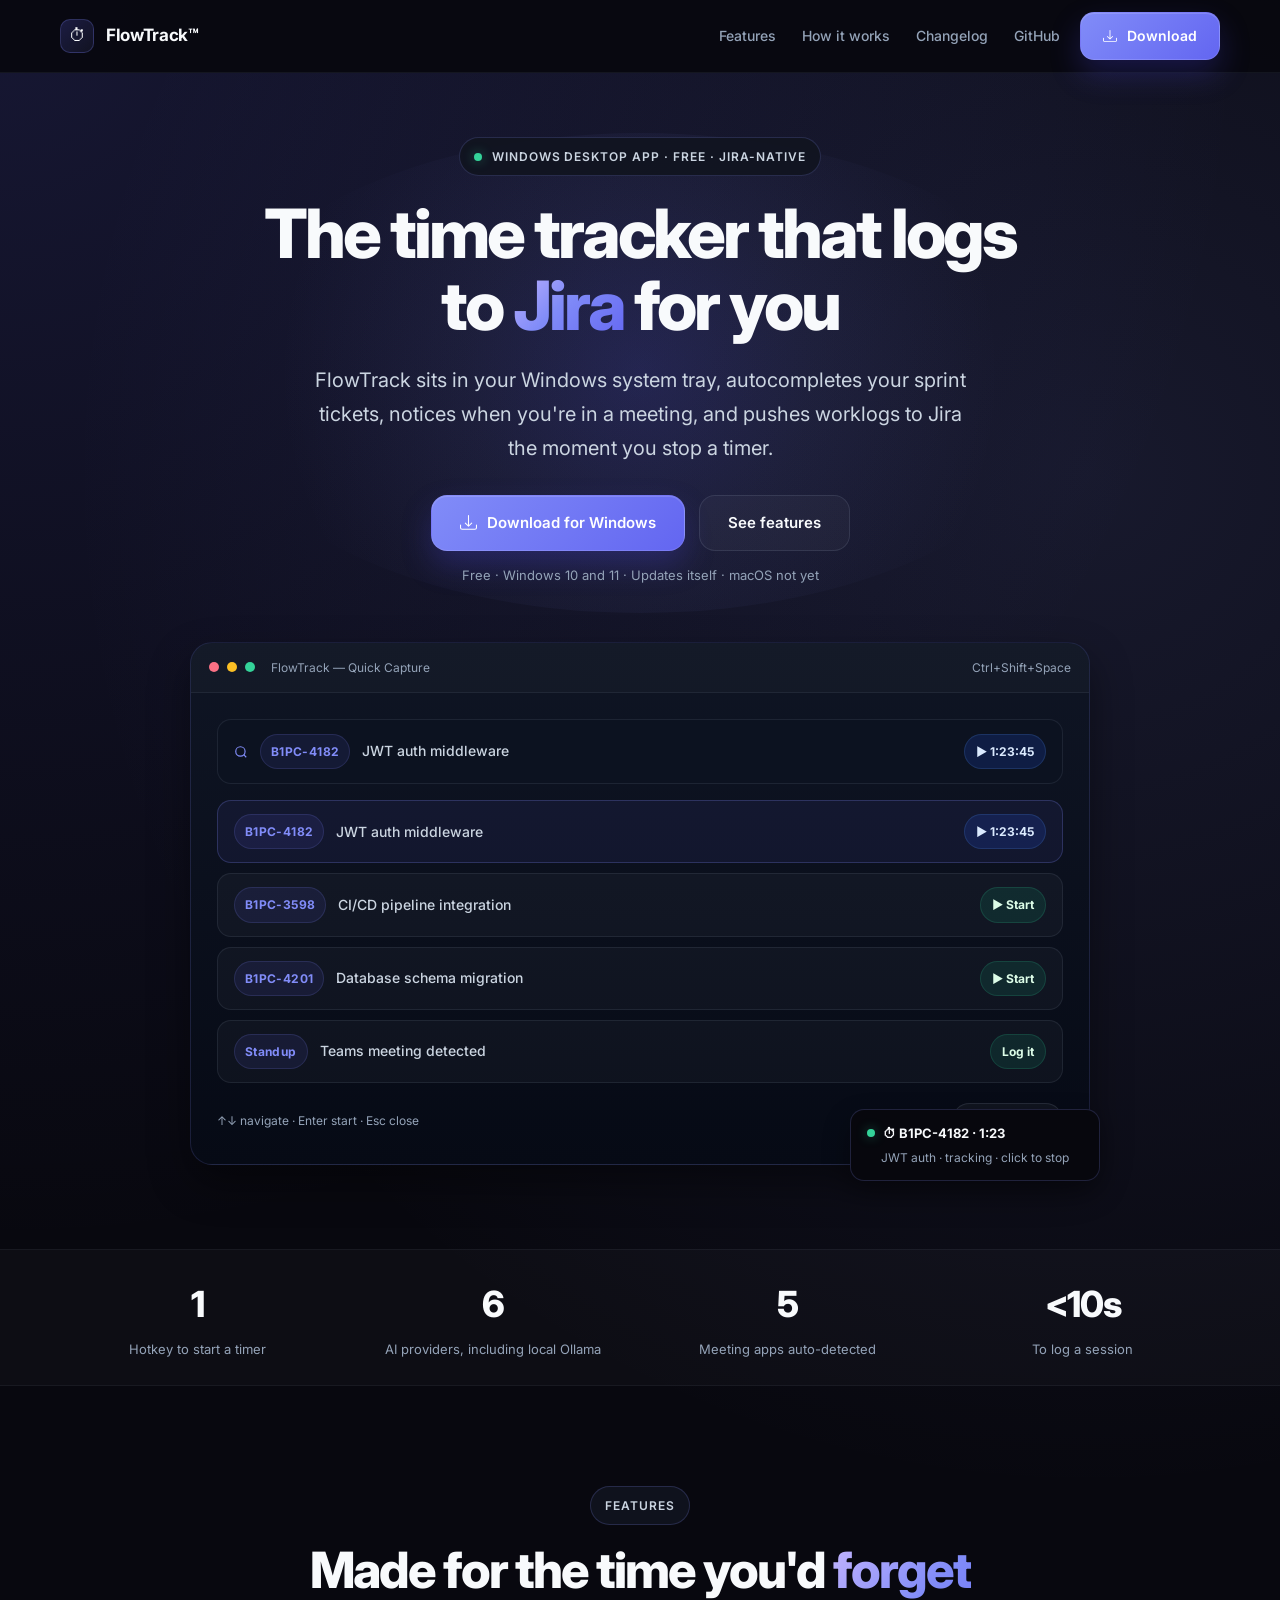
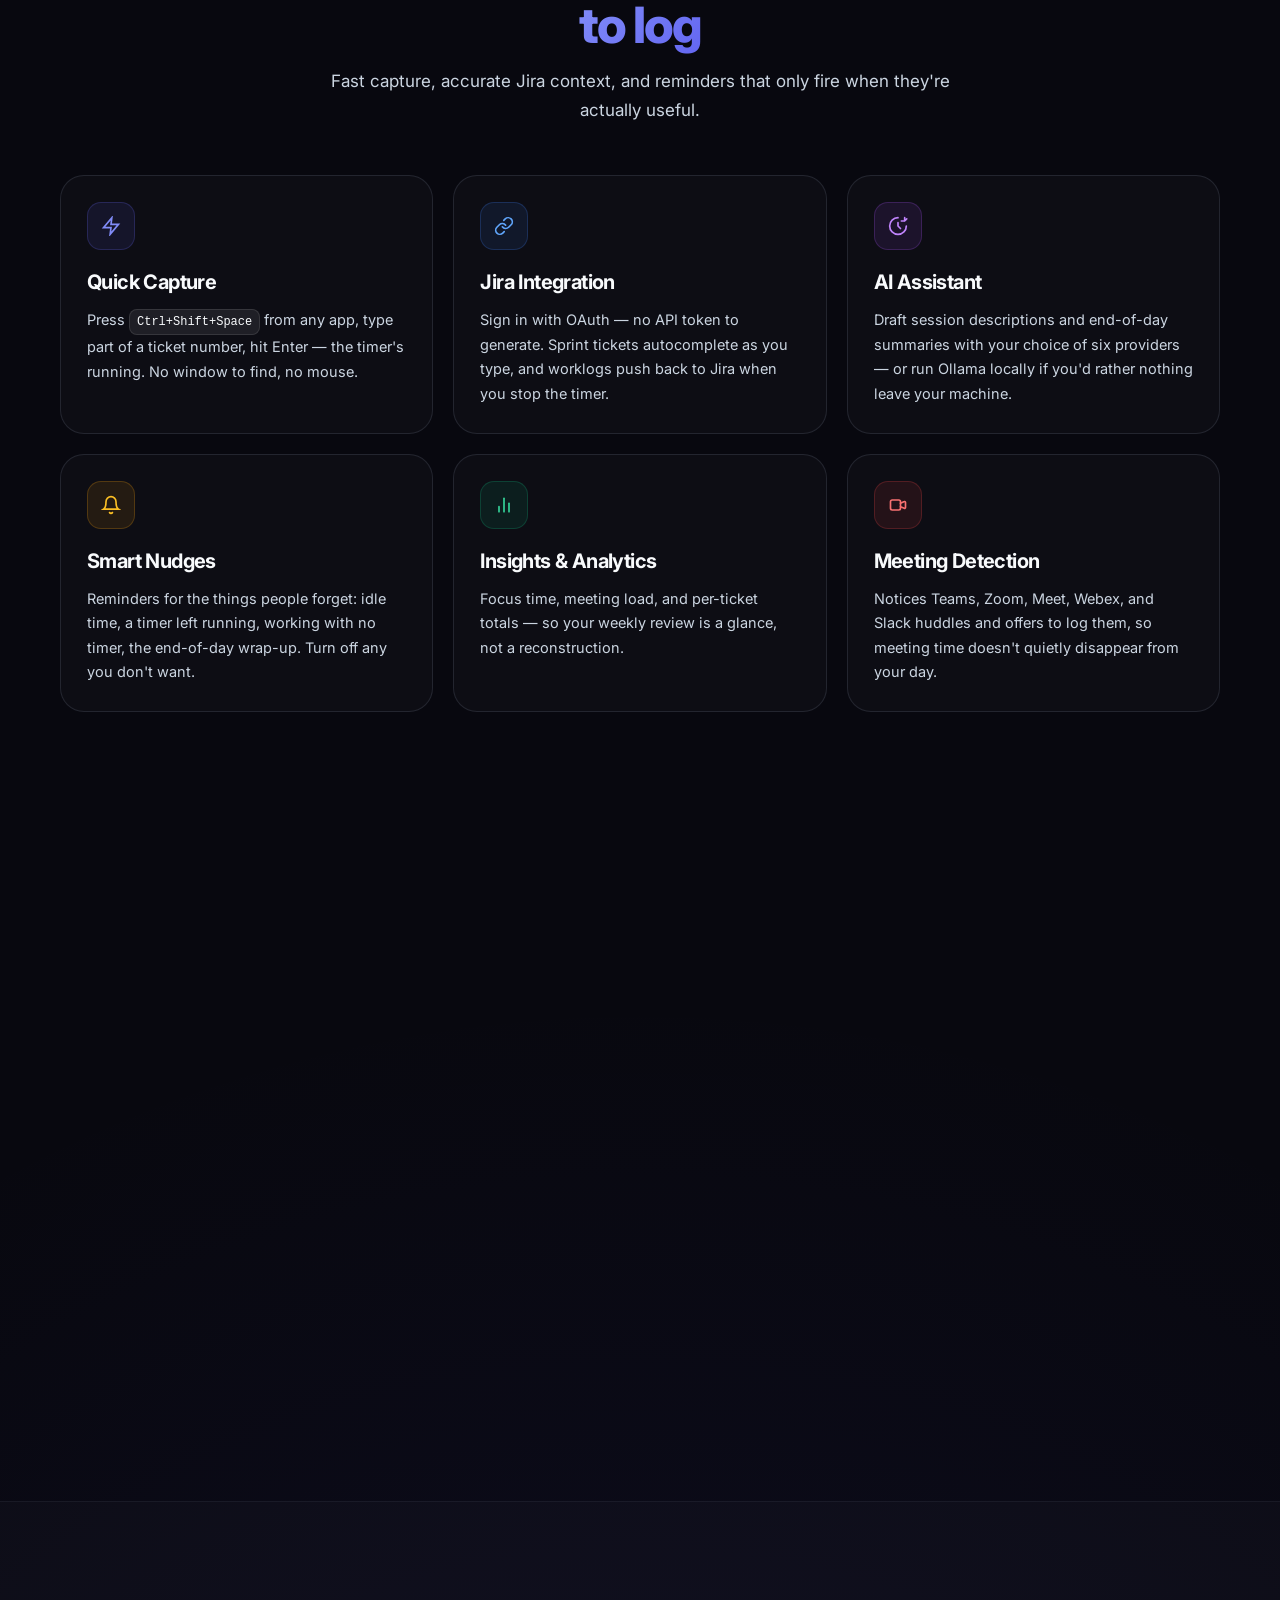
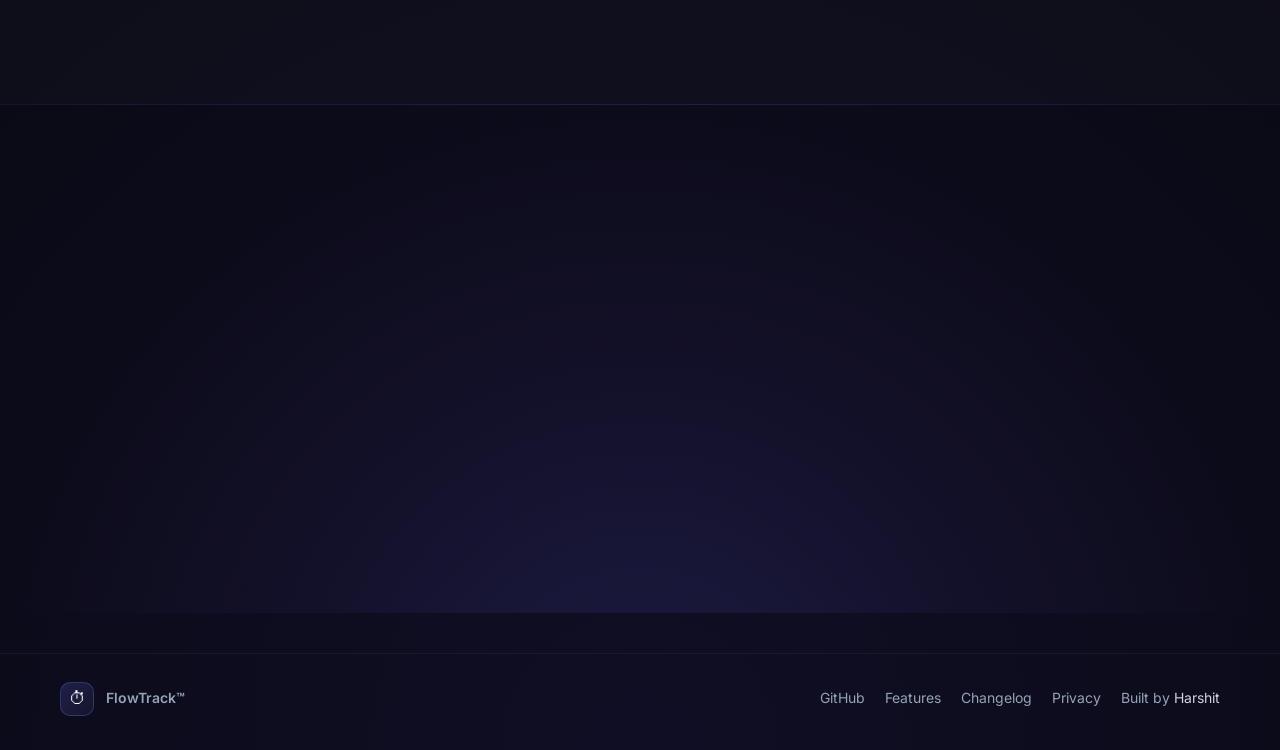
<file: docs/index.html>
<!DOCTYPE html>
<html lang="en">
<head>
  <meta charset="UTF-8">
  <meta name="viewport" content="width=device-width, initial-scale=1.0">
  <title>FlowTrack — a desktop time tracker that logs to Jira</title>
  <meta name="description" content="FlowTrack is a Windows system-tray time tracker: one hotkey to start, Jira sprint-ticket autocomplete, meeting detection, AI summaries, and worklogs pushed to Jira when you stop a timer.">
  <link rel="icon" type="image/x-icon" href="favicon.ico">
  <link rel="icon" type="image/png" sizes="32x32" href="favicon.png">
  <link rel="canonical" href="https://flowtrack.space">

  <meta property="og:type" content="website">
  <meta property="og:site_name" content="FlowTrack">
  <meta property="og:title" content="FlowTrack — a desktop time tracker that logs to Jira">
  <meta property="og:description" content="One hotkey to start a timer. Sprint-ticket autocomplete. Meeting detection. Worklogs pushed to Jira when you stop.">
  <meta property="og:url" content="https://flowtrack.space">
  <meta property="og:image" content="https://flowtrack.space/og.png">
  <meta property="og:image:width" content="1200">
  <meta property="og:image:height" content="630">
  <meta name="twitter:card" content="summary_large_image">
  <meta name="twitter:title" content="FlowTrack — a desktop time tracker that logs to Jira">
  <meta name="twitter:description" content="One hotkey to start a timer. Sprint-ticket autocomplete. Meeting detection. Worklogs pushed to Jira when you stop.">
  <meta name="twitter:image" content="https://flowtrack.space/og.png">

  <link rel="preconnect" href="https://fonts.googleapis.com">
  <link rel="preconnect" href="https://fonts.gstatic.com" crossorigin>
  <link href="https://fonts.googleapis.com/css2?family=Inter:wght@400;500;600;700;800&display=swap" rel="stylesheet">
  <link rel="stylesheet" href="styles.css">

  <script type="application/ld+json">
  {
    "@context": "https://schema.org",
    "@type": "SoftwareApplication",
    "name": "FlowTrack",
    "applicationCategory": "BusinessApplication",
    "operatingSystem": "Windows 10, Windows 11",
    "offers": { "@type": "Offer", "price": "0", "priceCurrency": "USD" },
    "url": "https://flowtrack.space",
    "author": { "@type": "Person", "name": "Harshit Sharma" }
  }
  </script>

  <style>
    .hero { position: relative; padding: 64px 0 84px; }

    .hero-glow {
      position: absolute;
      left: 50%;
      top: 60px;
      transform: translateX(-50%);
      width: min(880px, 88vw);
      height: 480px;
      border-radius: 50%;
      background: radial-gradient(circle, rgba(99, 102, 241, 0.18) 0%, rgba(129, 140, 248, 0.07) 35%, transparent 72%);
      pointer-events: none;
      z-index: 0;
    }

    .hero-content {
      position: relative;
      z-index: 1;
      width: min(1040px, calc(100% - 40px));
      margin: 0 auto;
      text-align: center;
    }

    .hero-h1 {
      margin: 22px auto;
      max-width: 780px;
      font-size: clamp(42px, 6.4vw, 68px);
      line-height: 1.05;
      font-weight: 800;
      letter-spacing: -0.045em;
    }

    .hero-sub {
      max-width: 660px;
      margin: 0 auto 30px;
      font-size: clamp(17px, 1.9vw, 20px);
      color: var(--text-2);
      line-height: 1.7;
    }

    .hero-ctas {
      display: flex;
      align-items: center;
      justify-content: center;
      gap: 14px;
      flex-wrap: wrap;
      margin-bottom: 14px;
    }

    .hero-trust { margin: 0; color: var(--text-3); font-size: 13px; }

    /* Product mockup — static. The old version bobbed on an infinite
       animation that kept a large blurred-shadow layer live at all times. */
    .mockup-wrap { position: relative; margin: 56px auto 0; max-width: 900px; }

    .mockup-window {
      position: relative;
      overflow: hidden;
      border-radius: 22px;
      border: 1px solid rgba(129, 140, 248, 0.16);
      background: linear-gradient(180deg, #0f1524, #060a15);
      box-shadow: var(--shadow);
    }

    .mockup-titlebar {
      display: flex;
      align-items: center;
      gap: 8px;
      padding: 15px 18px;
      border-bottom: 1px solid rgba(148, 163, 184, 0.1);
      background: rgba(255, 255, 255, 0.02);
    }

    .tl-dot { width: 10px; height: 10px; border-radius: 50%; display: inline-block; }
    .tl-red { background: #fb7185; }
    .tl-yellow { background: #fbbf24; }
    .tl-green { background: #34d399; }
    .titlebar-label { margin-left: 8px; font-size: 12px; color: var(--text-3); }
    .titlebar-shortcut { margin-left: auto; font-size: 12px; color: var(--text-3); }

    .mockup-body { padding: 26px; display: grid; gap: 16px; }

    .capture-input,
    .suggestion-row {
      display: flex;
      align-items: center;
      gap: 12px;
      border-radius: 14px;
      border: 1px solid rgba(148, 163, 184, 0.12);
      background: rgba(255, 255, 255, 0.03);
    }

    .capture-input { padding: 14px 16px; background: #0c1220; }
    .suggestion-list { display: grid; gap: 10px; }
    .suggestion-row { padding: 13px 16px; }
    .suggestion-row.active { border-color: rgba(129, 140, 248, 0.24); background: rgba(99, 102, 241, 0.08); }

    .capture-val,
    .ticket-chip {
      font-size: 12px;
      font-weight: 700;
      letter-spacing: 0.03em;
      color: var(--accent-light);
      background: rgba(99, 102, 241, 0.1);
      padding: 7px 10px;
      border-radius: 999px;
      border: 1px solid rgba(129, 140, 248, 0.16);
      white-space: nowrap;
    }

    .capture-desc,
    .ticket-name {
      color: var(--text-2);
      font-size: 14px;
      font-weight: 500;
      min-width: 0;
      flex: 1;
      text-align: left;
    }

    .timer-pill,
    .start-chip {
      margin-left: auto;
      font-size: 12px;
      font-weight: 700;
      padding: 7px 11px;
      border-radius: 999px;
      white-space: nowrap;
    }

    .timer-pill { color: #dbeafe; background: rgba(30, 64, 175, 0.26); border: 1px solid rgba(96, 165, 250, 0.16); }
    .start-chip { color: #dcfce7; background: rgba(16, 185, 129, 0.12); border: 1px solid rgba(52, 211, 153, 0.16); }

    .mockup-footer {
      display: flex;
      justify-content: space-between;
      align-items: center;
      gap: 12px;
      flex-wrap: wrap;
      padding-top: 4px;
    }

    .mockup-hint { color: var(--text-3); font-size: 12px; }

    .sprint-chip {
      font-size: 12px;
      font-weight: 700;
      color: var(--text-2);
      background: rgba(255, 255, 255, 0.04);
      border: 1px solid var(--border);
      padding: 7px 11px;
      border-radius: 999px;
    }

    .tray-bubble {
      position: absolute;
      right: -10px;
      bottom: -16px;
      padding: 13px 16px;
      min-width: 250px;
      border-radius: 14px;
      border: 1px solid rgba(129, 140, 248, 0.2);
      background: #07070d;
      box-shadow: var(--shadow-soft);
    }

    .tray-title {
      display: flex;
      align-items: center;
      gap: 8px;
      margin-bottom: 4px;
      font-size: 13px;
      font-weight: 700;
      color: var(--text-1);
    }

    .tray-sub { font-size: 12px; color: var(--text-3); }

    .stats-strip {
      border-top: 1px solid rgba(148, 163, 184, 0.08);
      border-bottom: 1px solid rgba(148, 163, 184, 0.08);
      background: rgba(255, 255, 255, 0.02);
    }

    .stats-grid {
      width: min(var(--max-width), calc(100% - 40px));
      margin: 0 auto;
      padding: 26px 0;
      display: grid;
      grid-template-columns: repeat(4, minmax(0, 1fr));
      gap: 20px;
      text-align: center;
    }

    .stat-value {
      font-size: clamp(26px, 3.6vw, 36px);
      font-weight: 800;
      letter-spacing: -0.04em;
      color: var(--text-1);
      margin-bottom: 6px;
    }

    .stat-label { color: var(--text-3); font-size: 13px; line-height: 1.5; }

    .section { padding: 100px 0; content-visibility: auto; contain-intrinsic-size: auto 900px; }

    .section-inner { width: min(var(--max-width), calc(100% - 40px)); margin: 0 auto; }

    .section-header { max-width: 680px; margin: 0 auto 50px; text-align: center; }

    .section-h2 {
      margin: 18px 0 14px;
      font-size: clamp(32px, 4.4vw, 50px);
      line-height: 1.1;
      letter-spacing: -0.04em;
      font-weight: 800;
    }

    .section-sub { margin: 0; color: var(--text-2); font-size: 17px; line-height: 1.7; }

    .features-grid { display: grid; grid-template-columns: repeat(3, minmax(0, 1fr)); gap: 20px; }

    .feature-card,
    .step {
      position: relative;
      padding: 26px;
      border-radius: var(--radius-xl);
      border: 1px solid var(--border);
      background: rgba(255, 255, 255, 0.025);
      transition: transform 0.18s ease, border-color 0.18s ease;
    }

    .feature-card:hover,
    .step:hover { transform: translateY(-2px); border-color: rgba(129, 140, 248, 0.28); }

    .feature-icon {
      width: 48px;
      height: 48px;
      border-radius: 14px;
      display: inline-flex;
      align-items: center;
      justify-content: center;
      margin-bottom: 16px;
    }

    .feature-title,
    .step-title { margin: 0 0 10px; font-size: 20px; font-weight: 700; letter-spacing: -0.03em; }
    .feature-desc,
    .step-desc { margin: 0; color: var(--text-2); font-size: 14.5px; line-height: 1.7; }

    .hiw-section { padding-top: 90px; }
    .steps-grid { position: relative; display: grid; grid-template-columns: repeat(3, minmax(0, 1fr)); gap: 20px; }

    .step-num {
      width: 50px;
      height: 50px;
      border-radius: 14px;
      display: inline-flex;
      align-items: center;
      justify-content: center;
      margin-bottom: 16px;
      font-size: 17px;
      font-weight: 800;
      letter-spacing: -0.03em;
      color: var(--accent-light);
      background: rgba(99, 102, 241, 0.08);
      border: 1px solid rgba(129, 140, 248, 0.2);
    }

    .tech-section {
      padding: 52px 0 68px;
      border-top: 1px solid rgba(148, 163, 184, 0.08);
      background: rgba(255, 255, 255, 0.015);
      text-align: center;
      content-visibility: auto;
      contain-intrinsic-size: auto 260px;
    }

    .tech-label {
      margin-bottom: 18px;
      color: var(--text-3);
      font-size: 12px;
      font-weight: 600;
      letter-spacing: 0.1em;
      text-transform: uppercase;
    }

    .tech-badges { display: flex; flex-wrap: wrap; gap: 12px; justify-content: center; }

    .tech-badge {
      padding: 10px 16px;
      border-radius: 999px;
      border: 1px solid var(--border);
      background: var(--bg-surface);
      color: var(--text-2);
      font-size: 14px;
      font-weight: 500;
    }

    .cta-section {
      border-top: 1px solid rgba(99, 102, 241, 0.12);
      background: radial-gradient(ellipse at 50% 120%, rgba(99, 102, 241, 0.14) 0%, rgba(139, 92, 246, 0.05) 38%, transparent 70%);
      padding: 100px 0;
      text-align: center;
      content-visibility: auto;
      contain-intrinsic-size: auto 400px;
    }

    .cta-inner { width: min(640px, calc(100% - 40px)); margin: 0 auto; }
    .cta-h2 { margin: 16px 0 16px; font-size: clamp(34px, 4.6vw, 52px); line-height: 1.08; letter-spacing: -0.04em; font-weight: 800; }
    .cta-sub { margin: 0 0 30px; color: var(--text-2); font-size: 17px; line-height: 1.7; }
    .cta-trust { margin-top: 16px; color: var(--text-3); font-size: 13px; }

    @media (max-width: 1040px) {
      .features-grid,
      .steps-grid,
      .stats-grid { grid-template-columns: repeat(2, minmax(0, 1fr)); }
    }

    @media (max-width: 780px) {
      .nav-inner { min-height: auto; padding: 16px 0; flex-wrap: wrap; }
      .nav-links { order: 3; width: 100%; justify-content: center; margin: 0; }
      .hero { padding-top: 40px; }
      .hero-content, .section-inner, .cta-inner, .stats-grid, .footer-inner, .nav-inner {
        width: min(var(--max-width), calc(100% - 28px));
      }
      .mockup-body { padding: 16px; }
      .tray-bubble { position: static; margin-top: 16px; min-width: 0; }
      .features-grid, .steps-grid, .stats-grid { grid-template-columns: 1fr; }
      .section { padding: 78px 0; }
    }

    @media (max-width: 560px) {
      .hero-ctas { flex-direction: column; }
      .btn-primary, .btn-secondary, .btn-lg { width: 100%; }
      .capture-input, .suggestion-row { flex-wrap: wrap; }
      .timer-pill, .start-chip { margin-left: 0; }
    }
  </style>
</head>
<body>
  <nav class="nav">
    <div class="nav-inner">
      <a href="#top" class="nav-logo" aria-label="FlowTrack home">
        <div class="nav-logo-icon">⏱</div>
        <span class="nav-logo-text">FlowTrack™</span>
      </a>

      <ul class="nav-links">
        <li><a href="features.html">Features</a></li>
        <li><a href="#how-it-works">How it works</a></li>
        <li><a href="changelog.html">Changelog</a></li>
        <li><a href="https://github.com/harshit9466/flowtrack-releases" target="_blank" rel="noopener">GitHub</a></li>
      </ul>

      <a href="https://github.com/harshit9466/flowtrack-releases/releases/latest" data-download class="btn-primary" target="_blank" rel="noopener">
        <svg width="14" height="14" viewBox="0 0 16 16" fill="currentColor" aria-hidden="true">
          <path d="M.5 9.9a.5.5 0 0 1 .5.5v2.5a1 1 0 0 0 1 1h12a1 1 0 0 0 1-1v-2.5a.5.5 0 0 1 1 0v2.5a2 2 0 0 1-2 2H2a2 2 0 0 1-2-2v-2.5a.5.5 0 0 1 .5-.5z"></path>
          <path d="M7.646 11.854a.5.5 0 0 0 .708 0l3-3a.5.5 0 0 0-.708-.708L8.5 10.293V1.5a.5.5 0 0 0-1 0v8.793L5.354 8.146a.5.5 0 1 0-.708.708l3 3z"></path>
        </svg>
        Download
      </a>
    </div>
  </nav>

  <main id="top">
    <section class="hero">
      <div class="hero-glow"></div>
      <div class="hero-content">
        <div class="a1">
          <span class="hero-badge">
            <span class="pulse-dot"></span>
            Windows desktop app · Free · Jira-native
          </span>
        </div>

        <h1 class="hero-h1 a2">The time tracker that logs to <span class="gradient-text">Jira</span> for you</h1>

        <p class="hero-sub a3">FlowTrack sits in your Windows system tray, autocompletes your sprint tickets, notices when you're in a meeting, and pushes worklogs to Jira the moment you stop a timer.</p>

        <div class="hero-ctas a4">
          <a href="https://github.com/harshit9466/flowtrack-releases/releases/latest" data-download class="btn-primary btn-lg" target="_blank" rel="noopener">
            <svg width="17" height="17" viewBox="0 0 16 16" fill="currentColor" aria-hidden="true">
              <path d="M.5 9.9a.5.5 0 0 1 .5.5v2.5a1 1 0 0 0 1 1h12a1 1 0 0 0 1-1v-2.5a.5.5 0 0 1 1 0v2.5a2 2 0 0 1-2 2H2a2 2 0 0 1-2-2v-2.5a.5.5 0 0 1 .5-.5z"></path>
              <path d="M7.646 11.854a.5.5 0 0 0 .708 0l3-3a.5.5 0 0 0-.708-.708L8.5 10.293V1.5a.5.5 0 0 0-1 0v8.793L5.354 8.146a.5.5 0 1 0-.708.708l3 3z"></path>
            </svg>
            Download for Windows
          </a>
          <a href="#features" class="btn-secondary btn-lg">See features</a>
        </div>

        <p class="hero-trust a4">Free · Windows 10 and 11 · Updates itself · macOS not yet</p>

        <div class="mockup-wrap a5" aria-hidden="true">
          <div class="mockup-window">
            <div class="mockup-titlebar">
              <span class="tl-dot tl-red"></span>
              <span class="tl-dot tl-yellow"></span>
              <span class="tl-dot tl-green"></span>
              <span class="titlebar-label">FlowTrack — Quick Capture</span>
              <span class="titlebar-shortcut">Ctrl+Shift+Space</span>
            </div>

            <div class="mockup-body">
              <div class="capture-input">
                <svg width="14" height="14" viewBox="0 0 24 24" fill="none" stroke="#818cf8" stroke-width="2" aria-hidden="true">
                  <circle cx="11" cy="11" r="8"></circle>
                  <path d="m21 21-4.35-4.35"></path>
                </svg>
                <span class="capture-val">B1PC-4182</span>
                <span class="capture-desc">JWT auth middleware</span>
                <span class="timer-pill">▶ 1:23:45</span>
              </div>

              <div class="suggestion-list">
                <div class="suggestion-row active">
                  <span class="ticket-chip">B1PC-4182</span>
                  <span class="ticket-name">JWT auth middleware</span>
                  <span class="timer-pill">▶ 1:23:45</span>
                </div>
                <div class="suggestion-row">
                  <span class="ticket-chip">B1PC-3598</span>
                  <span class="ticket-name">CI/CD pipeline integration</span>
                  <span class="start-chip">▶ Start</span>
                </div>
                <div class="suggestion-row">
                  <span class="ticket-chip">B1PC-4201</span>
                  <span class="ticket-name">Database schema migration</span>
                  <span class="start-chip">▶ Start</span>
                </div>
                <div class="suggestion-row">
                  <span class="ticket-chip">Standup</span>
                  <span class="ticket-name">Teams meeting detected</span>
                  <span class="start-chip">Log it</span>
                </div>
              </div>

              <div class="mockup-footer">
                <span class="mockup-hint">↑↓ navigate · Enter start · Esc close</span>
                <span class="sprint-chip">4 sprint tickets</span>
              </div>
            </div>
          </div>

          <div class="tray-bubble">
            <div class="tray-title"><span class="tray-dot"></span><span>⏱ B1PC-4182 · 1:23</span></div>
            <div class="tray-sub">JWT auth · tracking · click to stop</div>
          </div>
        </div>
      </div>
    </section>

    <div class="stats-strip">
      <div class="stats-grid">
        <div>
          <div class="stat-value">1</div>
          <div class="stat-label">Hotkey to start a timer</div>
        </div>
        <div>
          <div class="stat-value">6</div>
          <div class="stat-label">AI providers, including local Ollama</div>
        </div>
        <div>
          <div class="stat-value">5</div>
          <div class="stat-label">Meeting apps auto-detected</div>
        </div>
        <div>
          <div class="stat-value">&lt;10s</div>
          <div class="stat-label">To log a session</div>
        </div>
      </div>
    </div>

    <section id="features" class="section">
      <div class="section-inner">
        <div class="section-header">
          <span class="label-pill">Features</span>
          <h2 class="section-h2">Made for the time you'd <span class="gradient-text">forget to log</span></h2>
          <p class="section-sub">Fast capture, accurate Jira context, and reminders that only fire when they're actually useful.</p>
        </div>

        <div class="features-grid">
          <article class="feature-card">
            <div class="feature-icon" style="background: rgba(99,102,241,0.1); border: 1px solid rgba(99,102,241,0.22);">
              <svg width="20" height="20" viewBox="0 0 24 24" fill="none" stroke="#818cf8" stroke-width="2" stroke-linecap="round" aria-hidden="true"><path d="M13 2 3 14h9l-1 8 10-12h-9l1-8z"></path></svg>
            </div>
            <h3 class="feature-title">Quick Capture</h3>
            <p class="feature-desc">Press <kbd>Ctrl+Shift+Space</kbd> from any app, type part of a ticket number, hit Enter — the timer's running. No window to find, no mouse.</p>
          </article>

          <article class="feature-card">
            <div class="feature-icon" style="background: rgba(59,130,246,0.1); border: 1px solid rgba(59,130,246,0.22);">
              <svg width="20" height="20" viewBox="0 0 24 24" fill="none" stroke="#60a5fa" stroke-width="2" stroke-linecap="round" aria-hidden="true"><path d="M10 13a5 5 0 0 0 7.54.54l3-3a5 5 0 0 0-7.07-7.07l-1.72 1.71"></path><path d="M14 11a5 5 0 0 0-7.54-.54l-3 3a5 5 0 0 0 7.07 7.07l1.71-1.71"></path></svg>
            </div>
            <h3 class="feature-title">Jira Integration</h3>
            <p class="feature-desc">Sign in with OAuth — no API token to generate. Sprint tickets autocomplete as you type, and worklogs push back to Jira when you stop the timer.</p>
          </article>

          <article class="feature-card">
            <div class="feature-icon" style="background: rgba(168,85,247,0.1); border: 1px solid rgba(168,85,247,0.22);">
              <svg width="20" height="20" viewBox="0 0 24 24" fill="none" stroke="#c084fc" stroke-width="2" stroke-linecap="round" aria-hidden="true"><path d="M12 2a10 10 0 1 0 10 10"></path><path d="M12 8v4l3 3"></path><path d="M20 2v4m0 0h-4m4 0 2.5-2.5"></path></svg>
            </div>
            <h3 class="feature-title">AI Assistant</h3>
            <p class="feature-desc">Draft session descriptions and end-of-day summaries with your choice of six providers — or run Ollama locally if you'd rather nothing leave your machine.</p>
          </article>

          <article class="feature-card">
            <div class="feature-icon" style="background: rgba(245,158,11,0.1); border: 1px solid rgba(245,158,11,0.22);">
              <svg width="20" height="20" viewBox="0 0 24 24" fill="none" stroke="#fbbf24" stroke-width="2" stroke-linecap="round" aria-hidden="true"><path d="M18 8A6 6 0 0 0 6 8c0 7-3 9-3 9h18s-3-2-3-9"></path><path d="M13.73 21a2 2 0 0 1-3.46 0"></path></svg>
            </div>
            <h3 class="feature-title">Smart Nudges</h3>
            <p class="feature-desc">Reminders for the things people forget: idle time, a timer left running, working with no timer, the end-of-day wrap-up. Turn off any you don't want.</p>
          </article>

          <article class="feature-card">
            <div class="feature-icon" style="background: rgba(16,185,129,0.1); border: 1px solid rgba(16,185,129,0.22);">
              <svg width="20" height="20" viewBox="0 0 24 24" fill="none" stroke="#34d399" stroke-width="2" stroke-linecap="round" aria-hidden="true"><path d="M18 20V10"></path><path d="M12 20V4"></path><path d="M6 20v-6"></path></svg>
            </div>
            <h3 class="feature-title">Insights &amp; Analytics</h3>
            <p class="feature-desc">Focus time, meeting load, and per-ticket totals — so your weekly review is a glance, not a reconstruction.</p>
          </article>

          <article class="feature-card">
            <div class="feature-icon" style="background: rgba(239,68,68,0.1); border: 1px solid rgba(239,68,68,0.22);">
              <svg width="20" height="20" viewBox="0 0 24 24" fill="none" stroke="#f87171" stroke-width="2" stroke-linecap="round" aria-hidden="true"><path d="M15 10l4.553-2.069A1 1 0 0 1 21 8.87v6.262a1 1 0 0 1-1.447.894L15 14"></path><rect x="3" y="6" width="12" height="12" rx="2"></rect></svg>
            </div>
            <h3 class="feature-title">Meeting Detection</h3>
            <p class="feature-desc">Notices Teams, Zoom, Meet, Webex, and Slack huddles and offers to log them, so meeting time doesn't quietly disappear from your day.</p>
          </article>
        </div>
      </div>
    </section>

    <section id="how-it-works" class="section hiw-section">
      <div class="section-inner">
        <div class="section-header">
          <span class="label-pill">How it works</span>
          <h2 class="section-h2">Three steps, then it's <span class="gradient-text">out of your way</span></h2>
          <p class="section-sub">Install, connect Jira once, and track with a hotkey from then on.</p>
        </div>

        <div class="steps-grid">
          <article class="step">
            <div class="step-num">01</div>
            <h3 class="step-title">Install and connect</h3>
            <p class="step-desc">Install the app, sign in, and connect your Jira workspace. Sprint tickets load on first launch.</p>
          </article>

          <article class="step">
            <div class="step-num">02</div>
            <h3 class="step-title">Start with one hotkey</h3>
            <p class="step-desc">Press <kbd>Ctrl+Shift+Space</kbd> from anywhere, pick a ticket, and the timer runs. Nothing to set up first.</p>
          </article>

          <article class="step">
            <div class="step-num">03</div>
            <h3 class="step-title">Wrap up in one click</h3>
            <p class="step-desc">Generate an end-of-day summary from real session data, then paste it in Slack or push worklogs to Jira.</p>
          </article>
        </div>
      </div>
    </section>

    <section class="tech-section">
      <div class="container">
        <div class="tech-label">Built with</div>
        <div class="tech-badges">
          <span class="tech-badge">Tauri 2 (Rust)</span>
          <span class="tech-badge">React 18</span>
          <span class="tech-badge">TypeScript</span>
          <span class="tech-badge">Spring Boot 3.4</span>
          <span class="tech-badge">PostgreSQL</span>
          <span class="tech-badge">JWT auth</span>
          <span class="tech-badge">AES-256-GCM</span>
        </div>
      </div>
    </section>

    <section id="download" class="cta-section">
      <div class="cta-inner">
        <span class="label-pill">Get started</span>
        <h2 class="cta-h2">Try it on your <span class="gradient-text">next sprint</span></h2>
        <p class="cta-sub">Free, Windows-only for now, and it updates itself. If it hasn't earned a place on your machine after a week, you've lost one download.</p>
        <a href="https://github.com/harshit9466/flowtrack-releases/releases/latest" data-download class="btn-primary btn-lg" target="_blank" rel="noopener">
          <svg width="18" height="18" viewBox="0 0 16 16" fill="currentColor" aria-hidden="true">
            <path d="M.5 9.9a.5.5 0 0 1 .5.5v2.5a1 1 0 0 0 1 1h12a1 1 0 0 0 1-1v-2.5a.5.5 0 0 1 1 0v2.5a2 2 0 0 1-2 2H2a2 2 0 0 1-2-2v-2.5a.5.5 0 0 1 .5-.5z"></path>
            <path d="M7.646 11.854a.5.5 0 0 0 .708 0l3-3a.5.5 0 0 0-.708-.708L8.5 10.293V1.5a.5.5 0 0 0-1 0v8.793L5.354 8.146a.5.5 0 1 0-.708.708l3 3z"></path>
          </svg>
          Download FlowTrack
        </a>
        <p class="cta-trust">Windows 10 and 11 · Free · macOS not yet</p>
      </div>
    </section>
  </main>

  <footer class="footer">
    <div class="footer-inner">
      <a href="#top" class="footer-logo">
        <div class="footer-logo-icon">⏱</div>
        <span class="footer-logo-text">FlowTrack™</span>
      </a>

      <div class="footer-links">
        <a href="https://github.com/harshit9466/flowtrack-releases" target="_blank" rel="noopener">GitHub</a>
        <a href="features.html">Features</a>
        <a href="changelog.html">Changelog</a>
        <a href="privacy.html">Privacy</a>
        <span>Built by <a href="https://github.com/harshit9466" target="_blank" rel="noopener" class="author-link">Harshit</a></span>
      </div>
    </div>
  </footer>

  <script>
    // Point the download buttons straight at the latest signed installer.
    // Falls back to the releases page (the button's default href) on any error.
    (async () => {
      try {
        const res = await fetch('https://api.github.com/repos/harshit9466/flowtrack-releases/releases/latest');
        if (!res.ok) return;
        const data = await res.json();
        const exe = data.assets?.find(a => a.name.endsWith('-setup.exe'));
        if (!exe) return;
        document.querySelectorAll('a[data-download]').forEach(el => {
          el.href = exe.browser_download_url;
          el.removeAttribute('target');
        });
      } catch { /* keep the default href */ }
    })();
  </script>
</body>
</html>
</file>
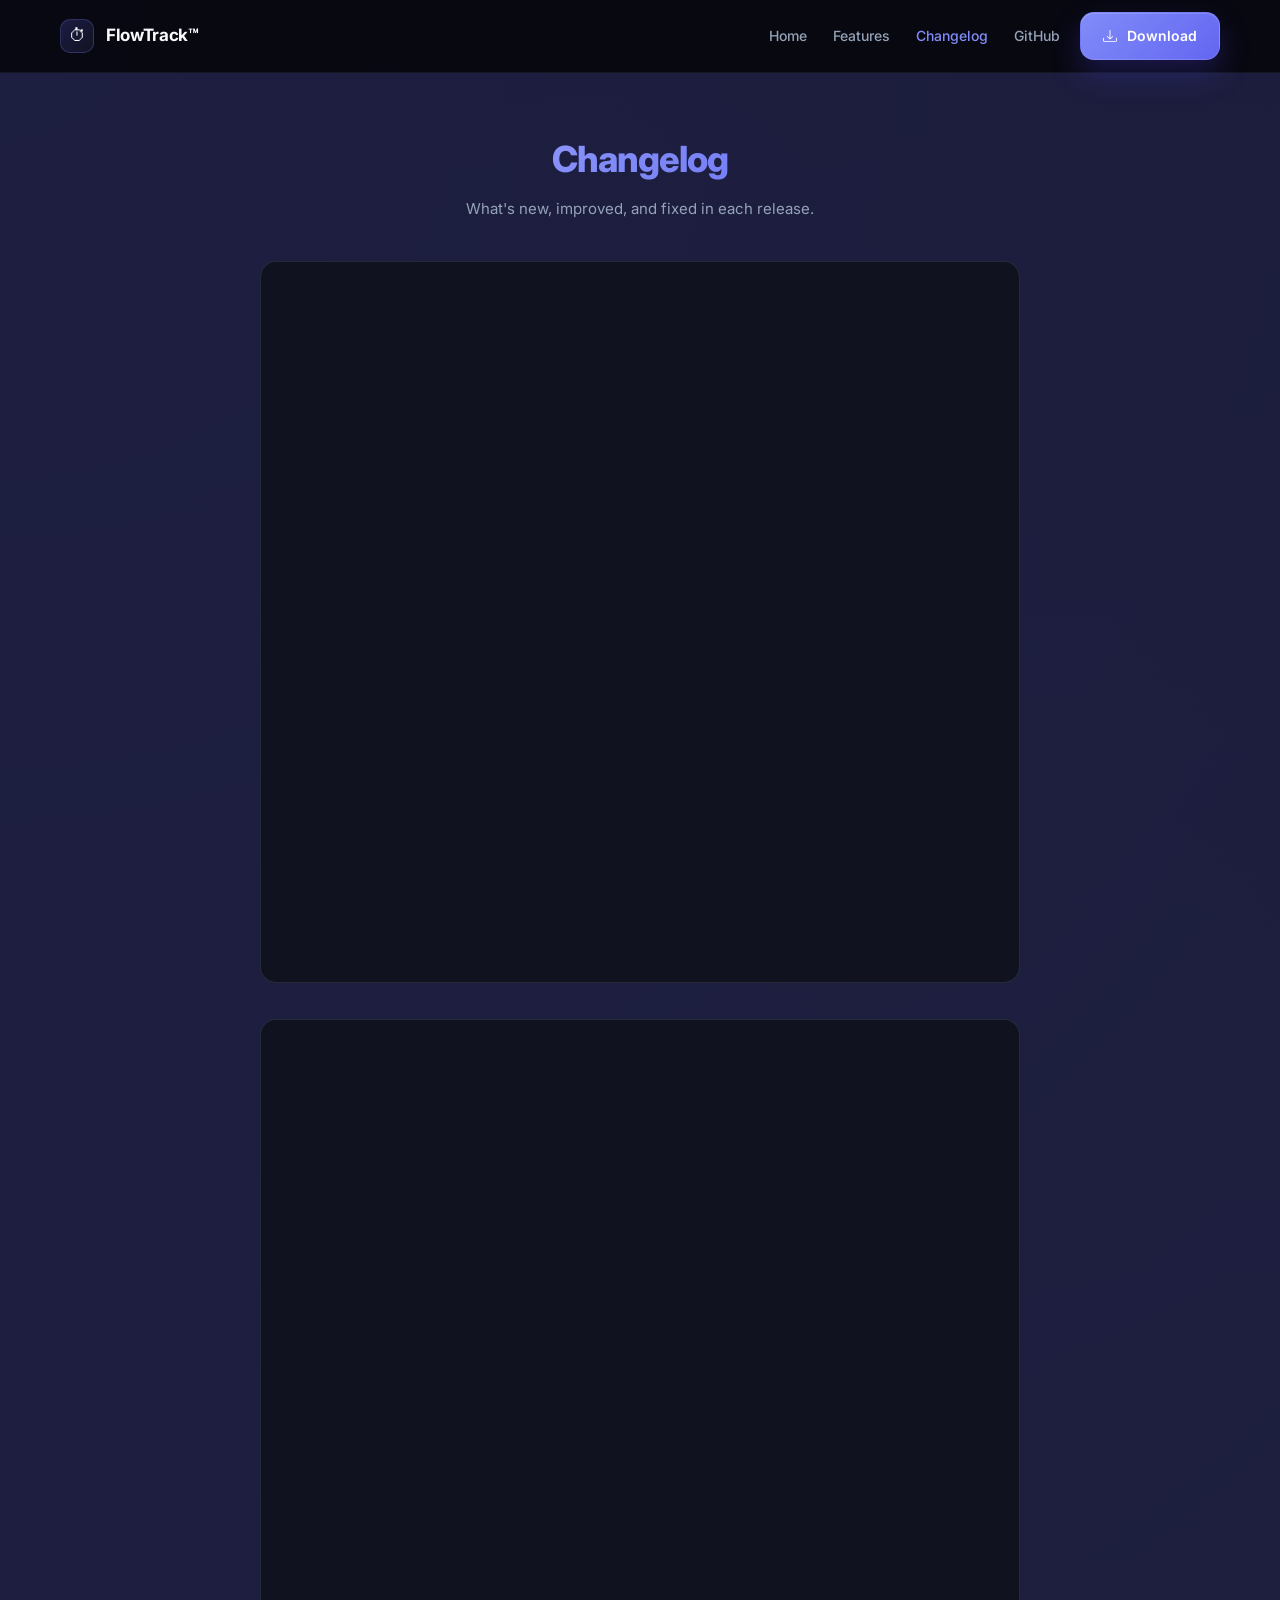
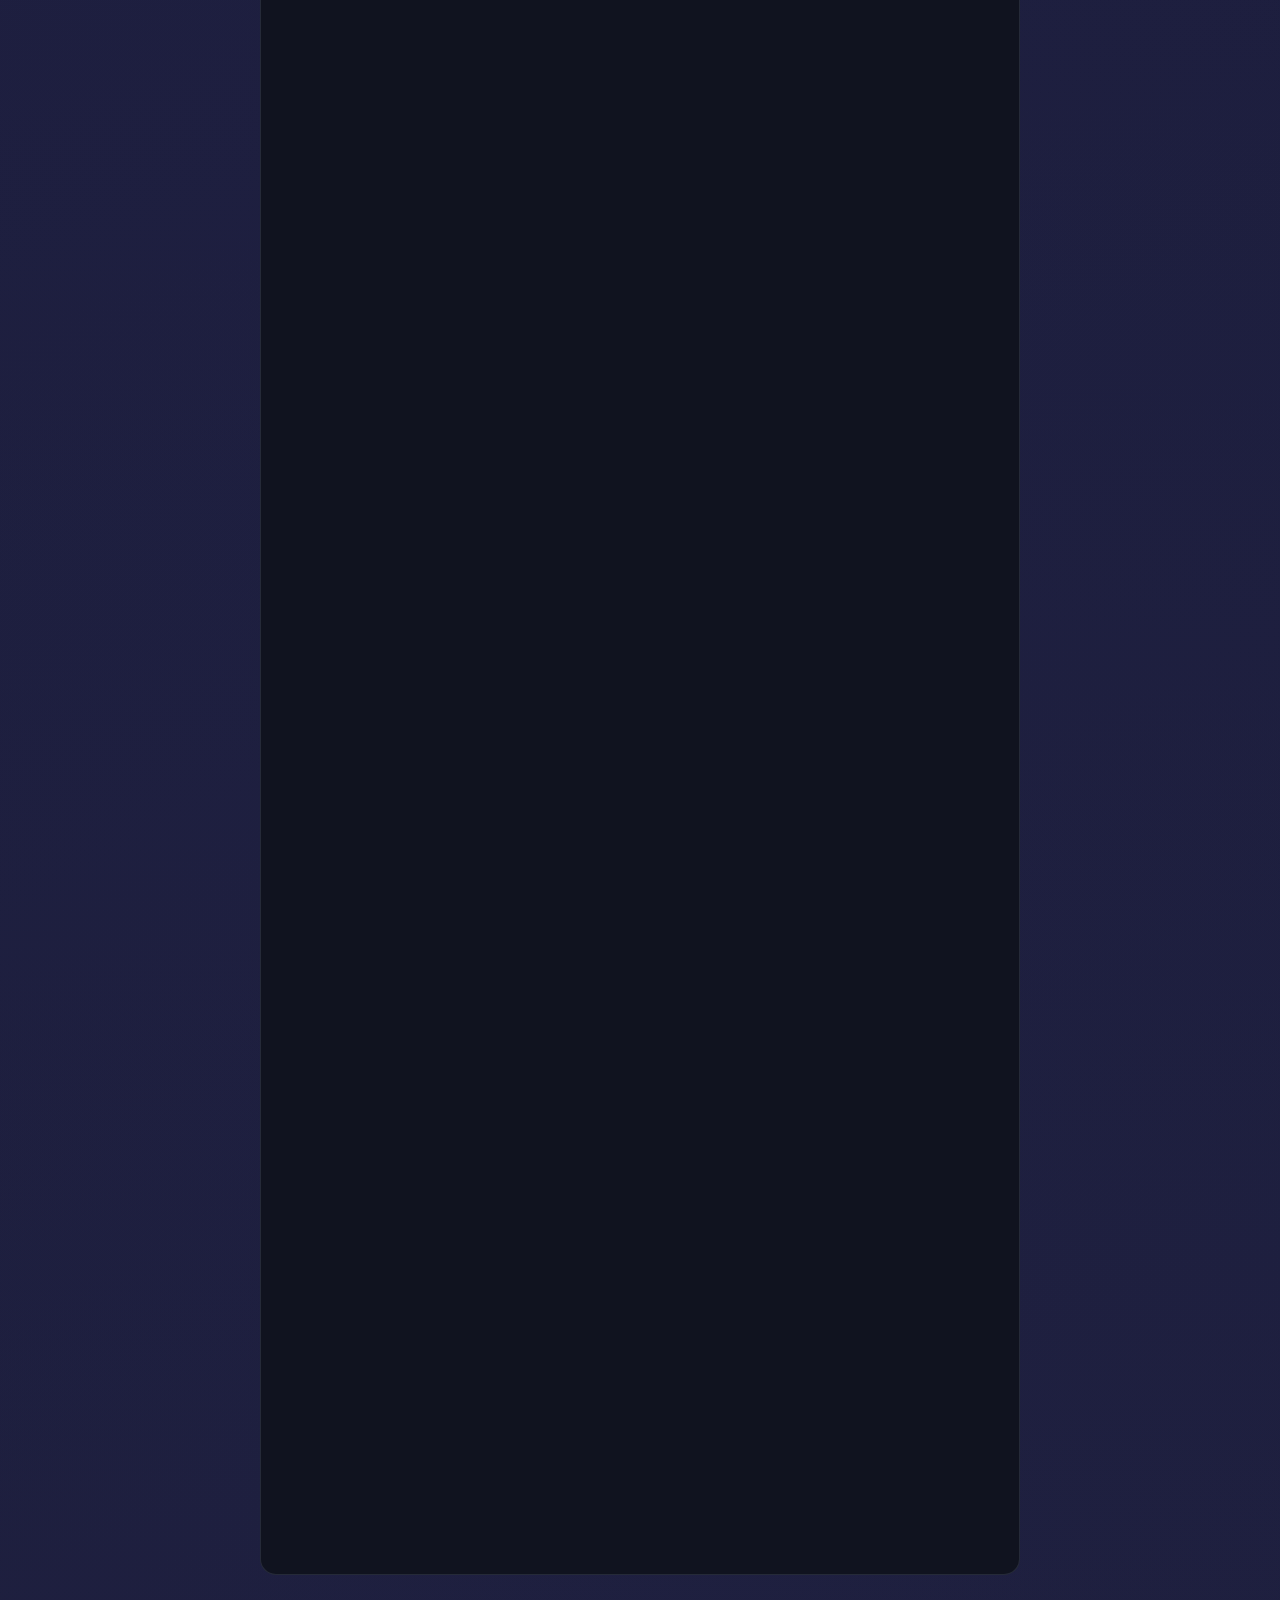
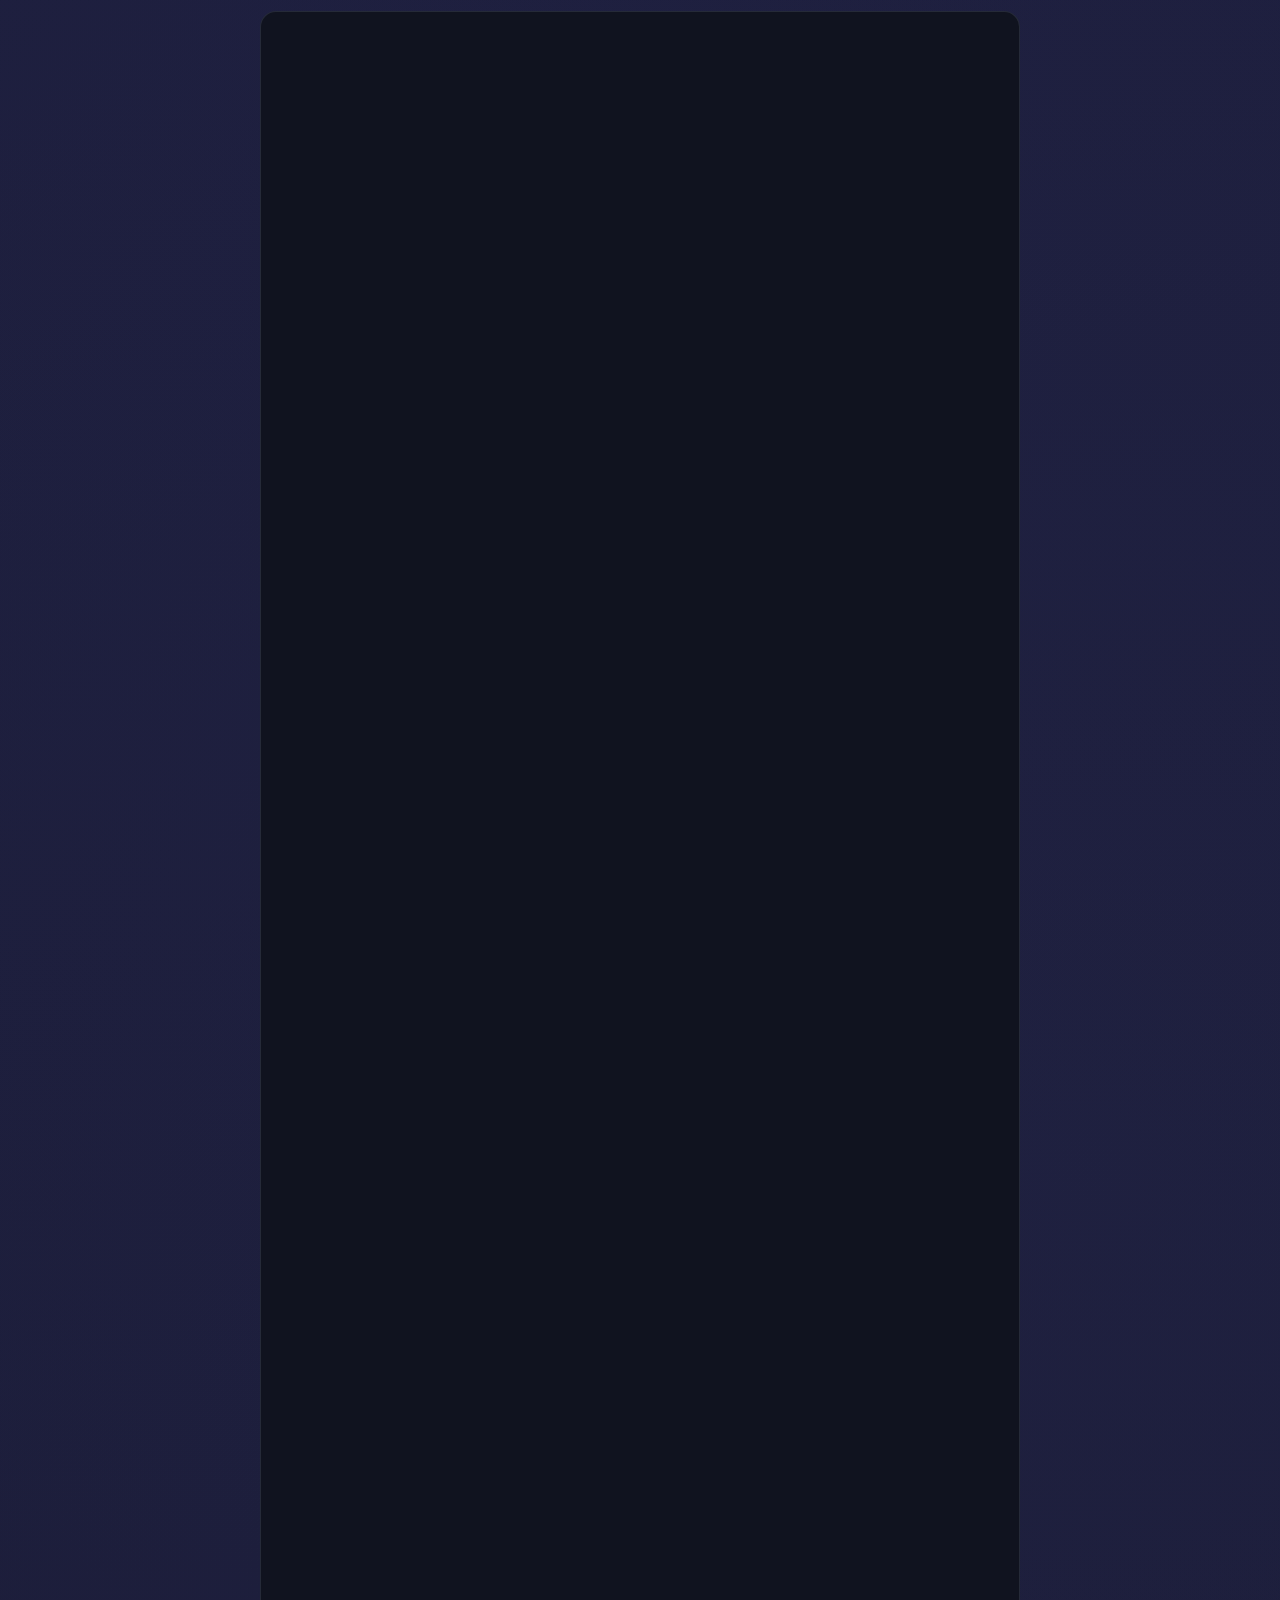
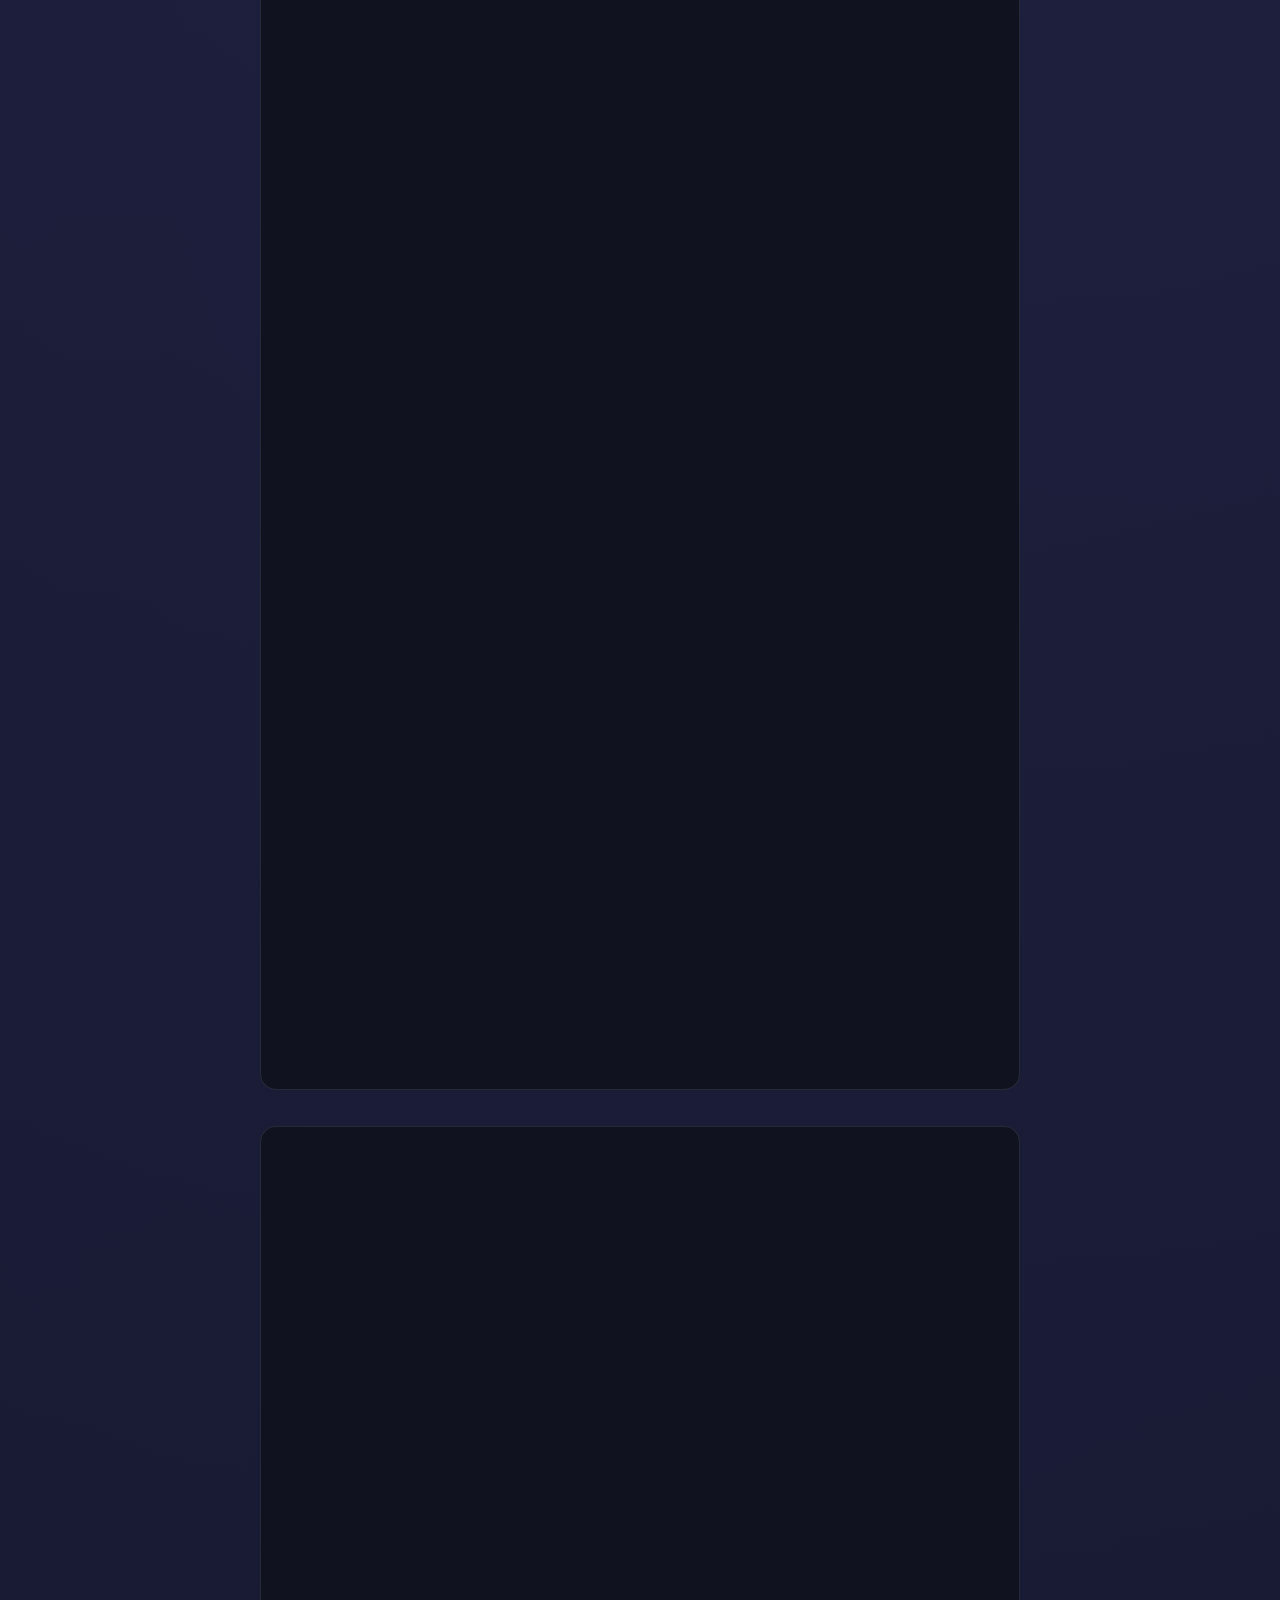
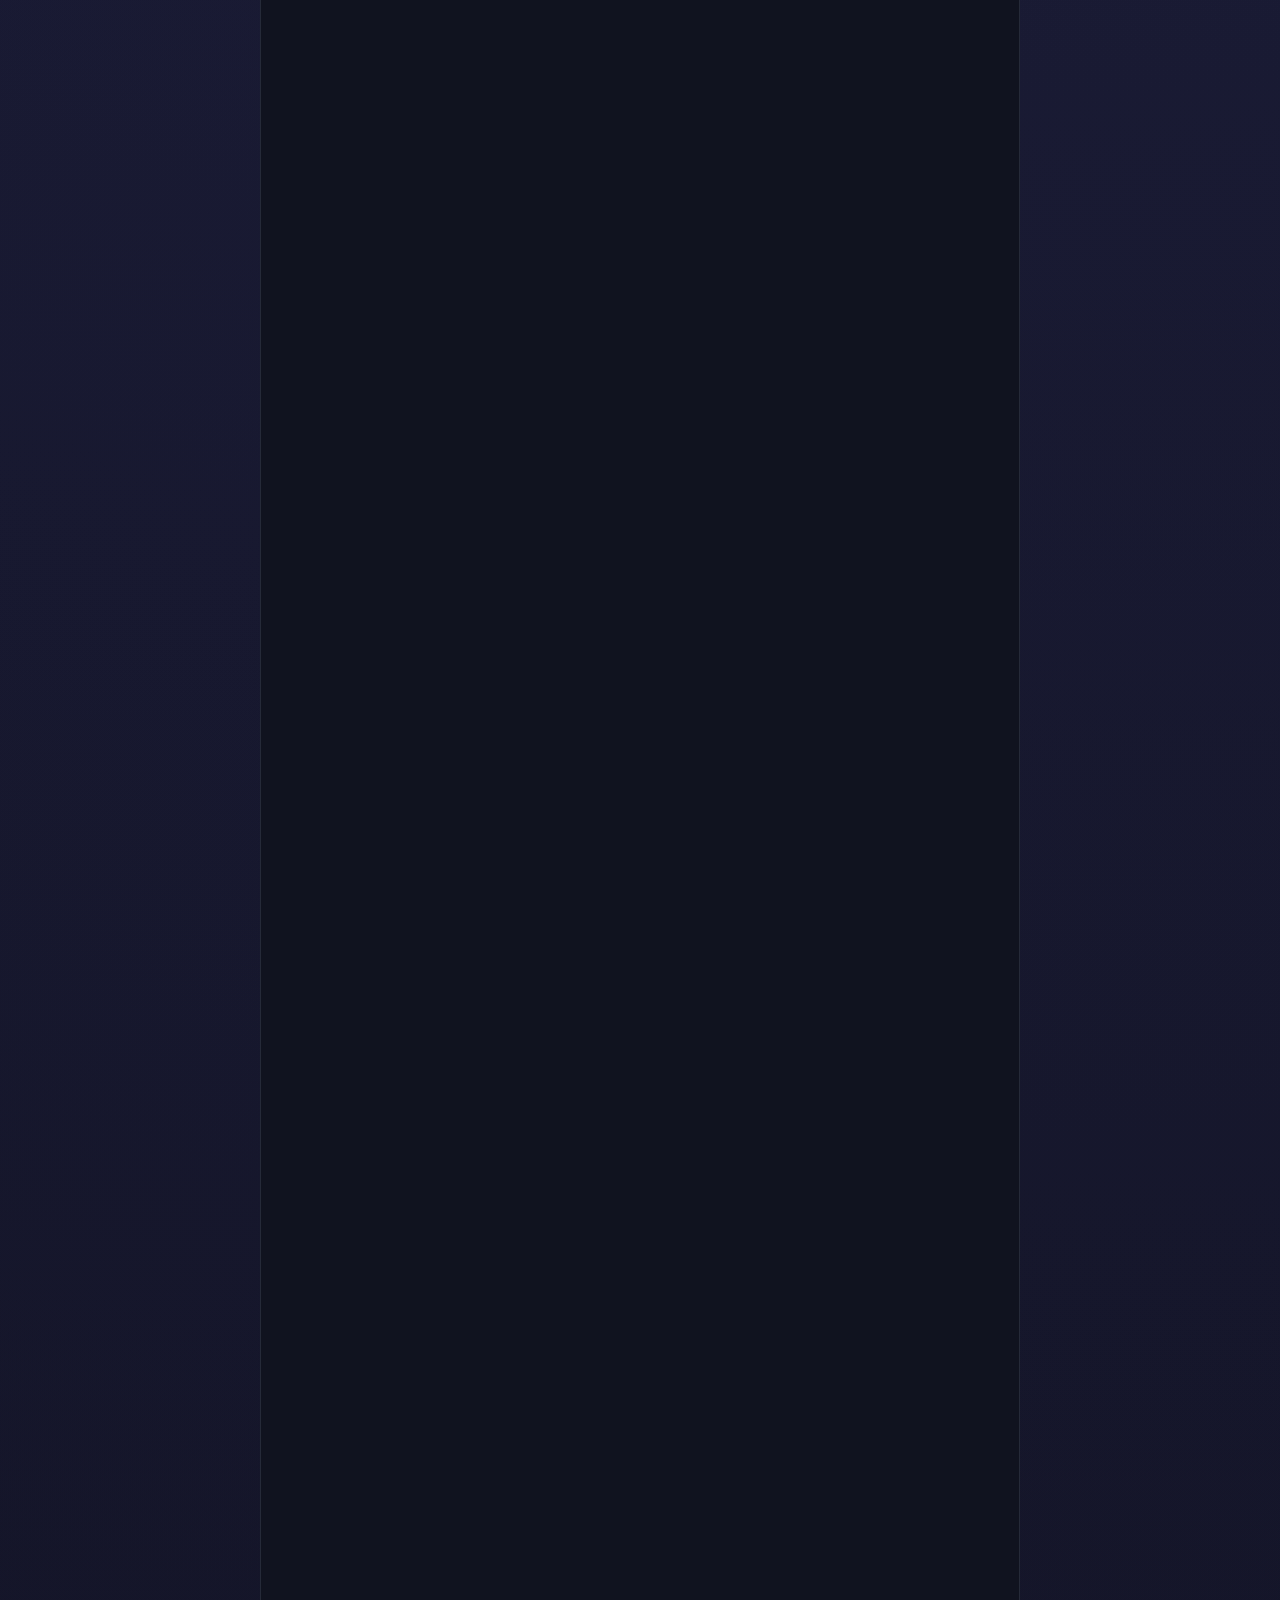
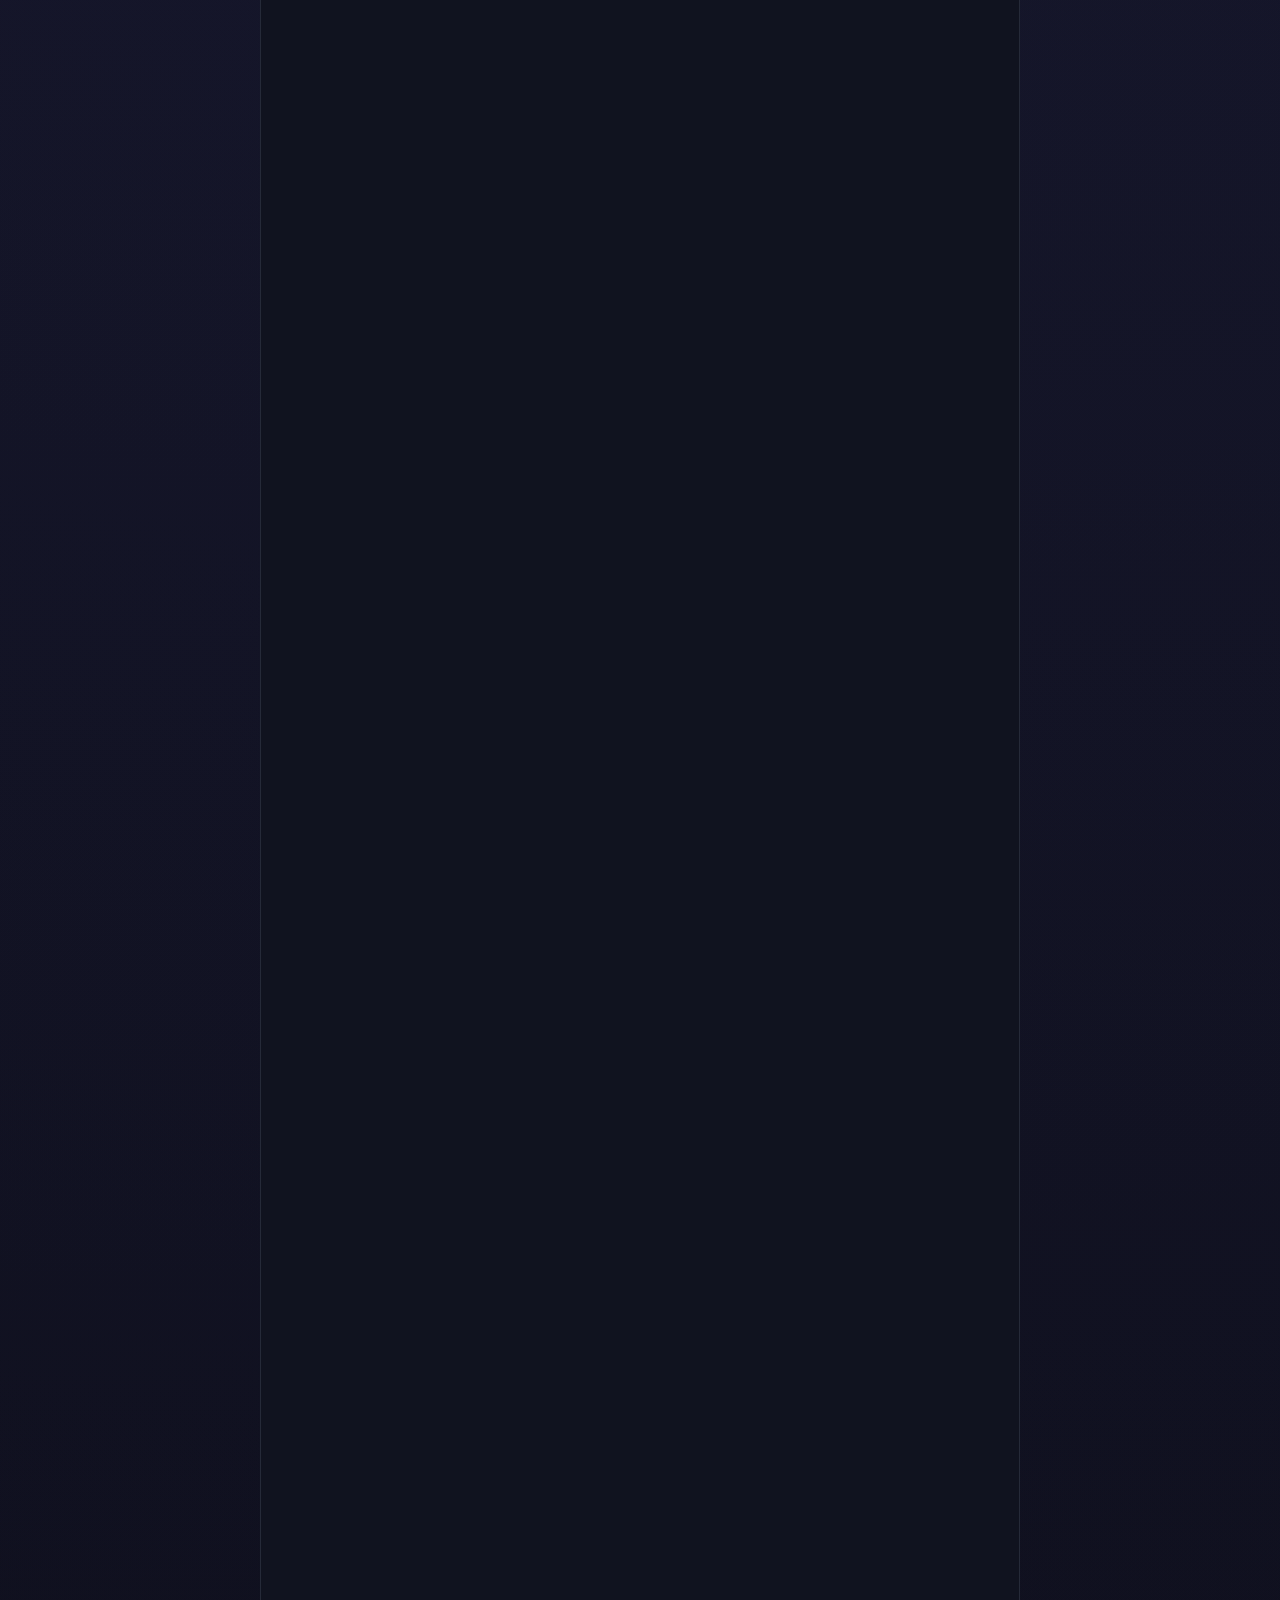
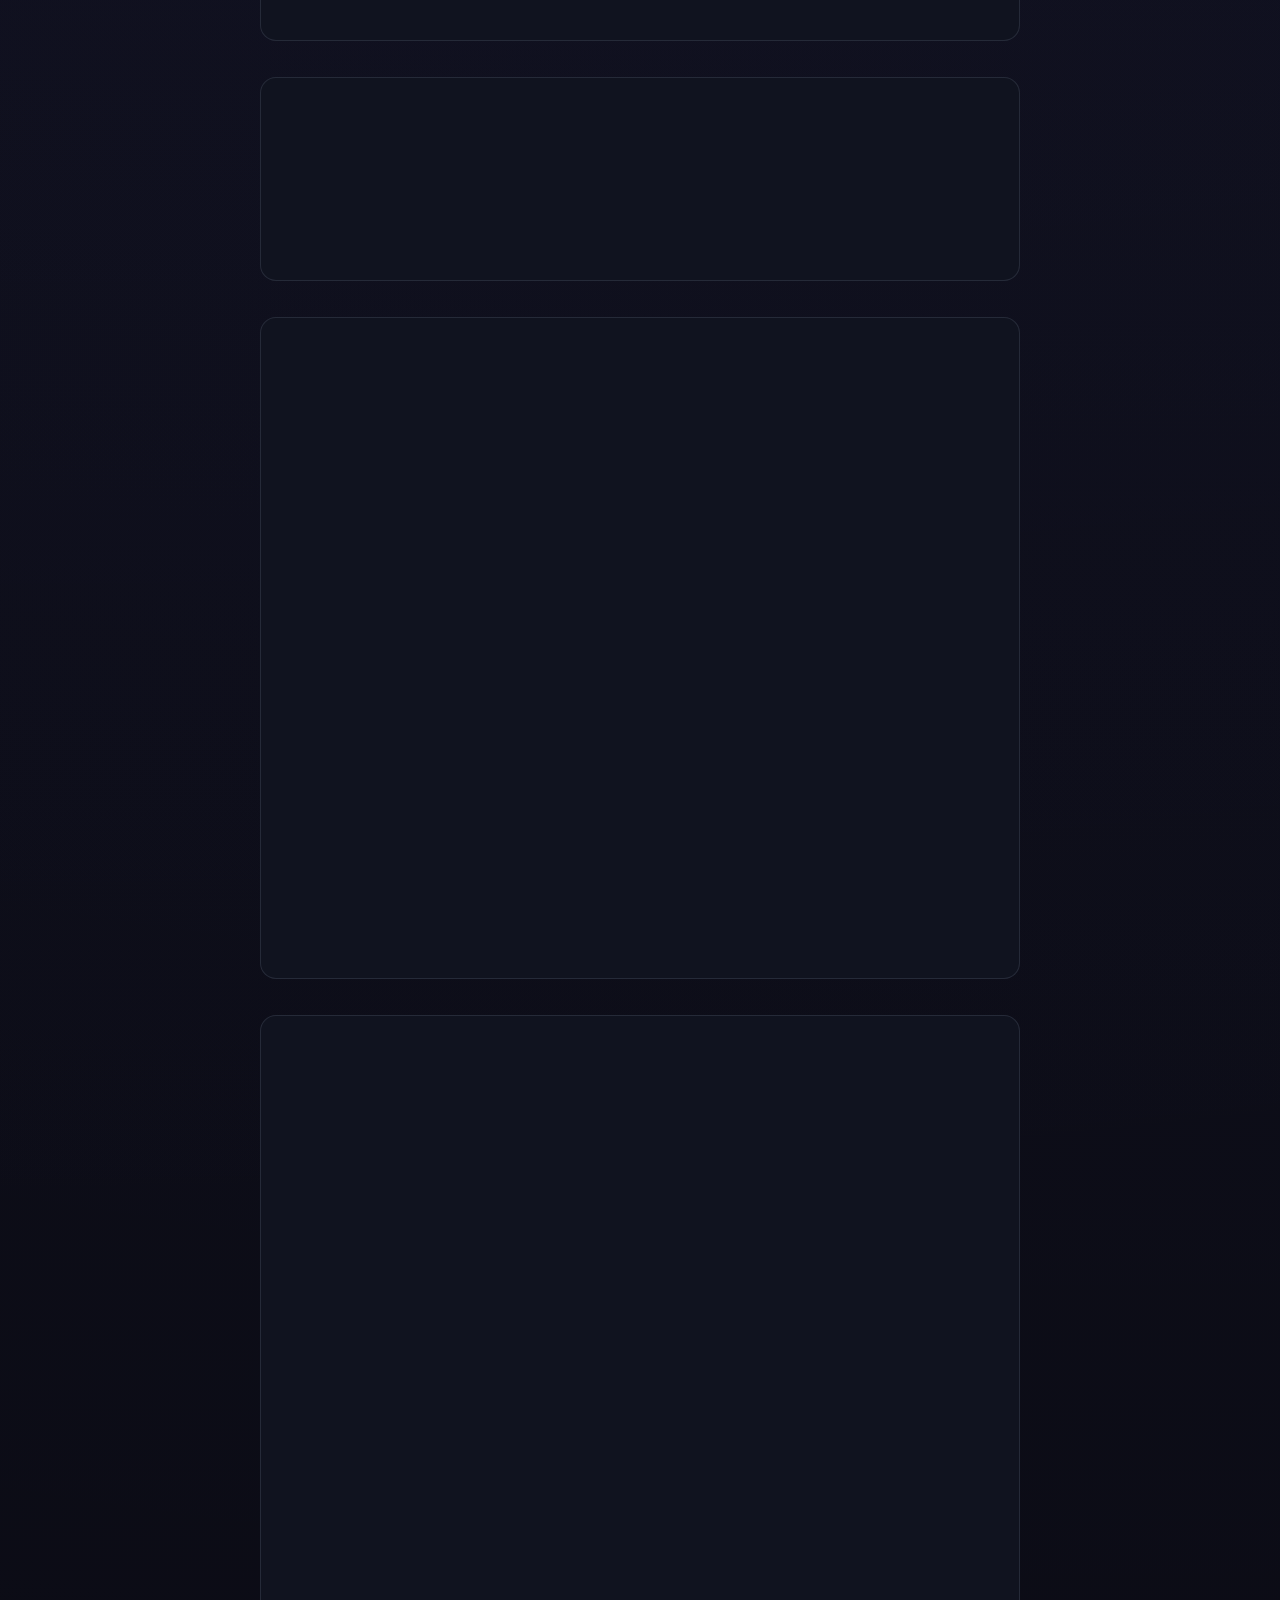
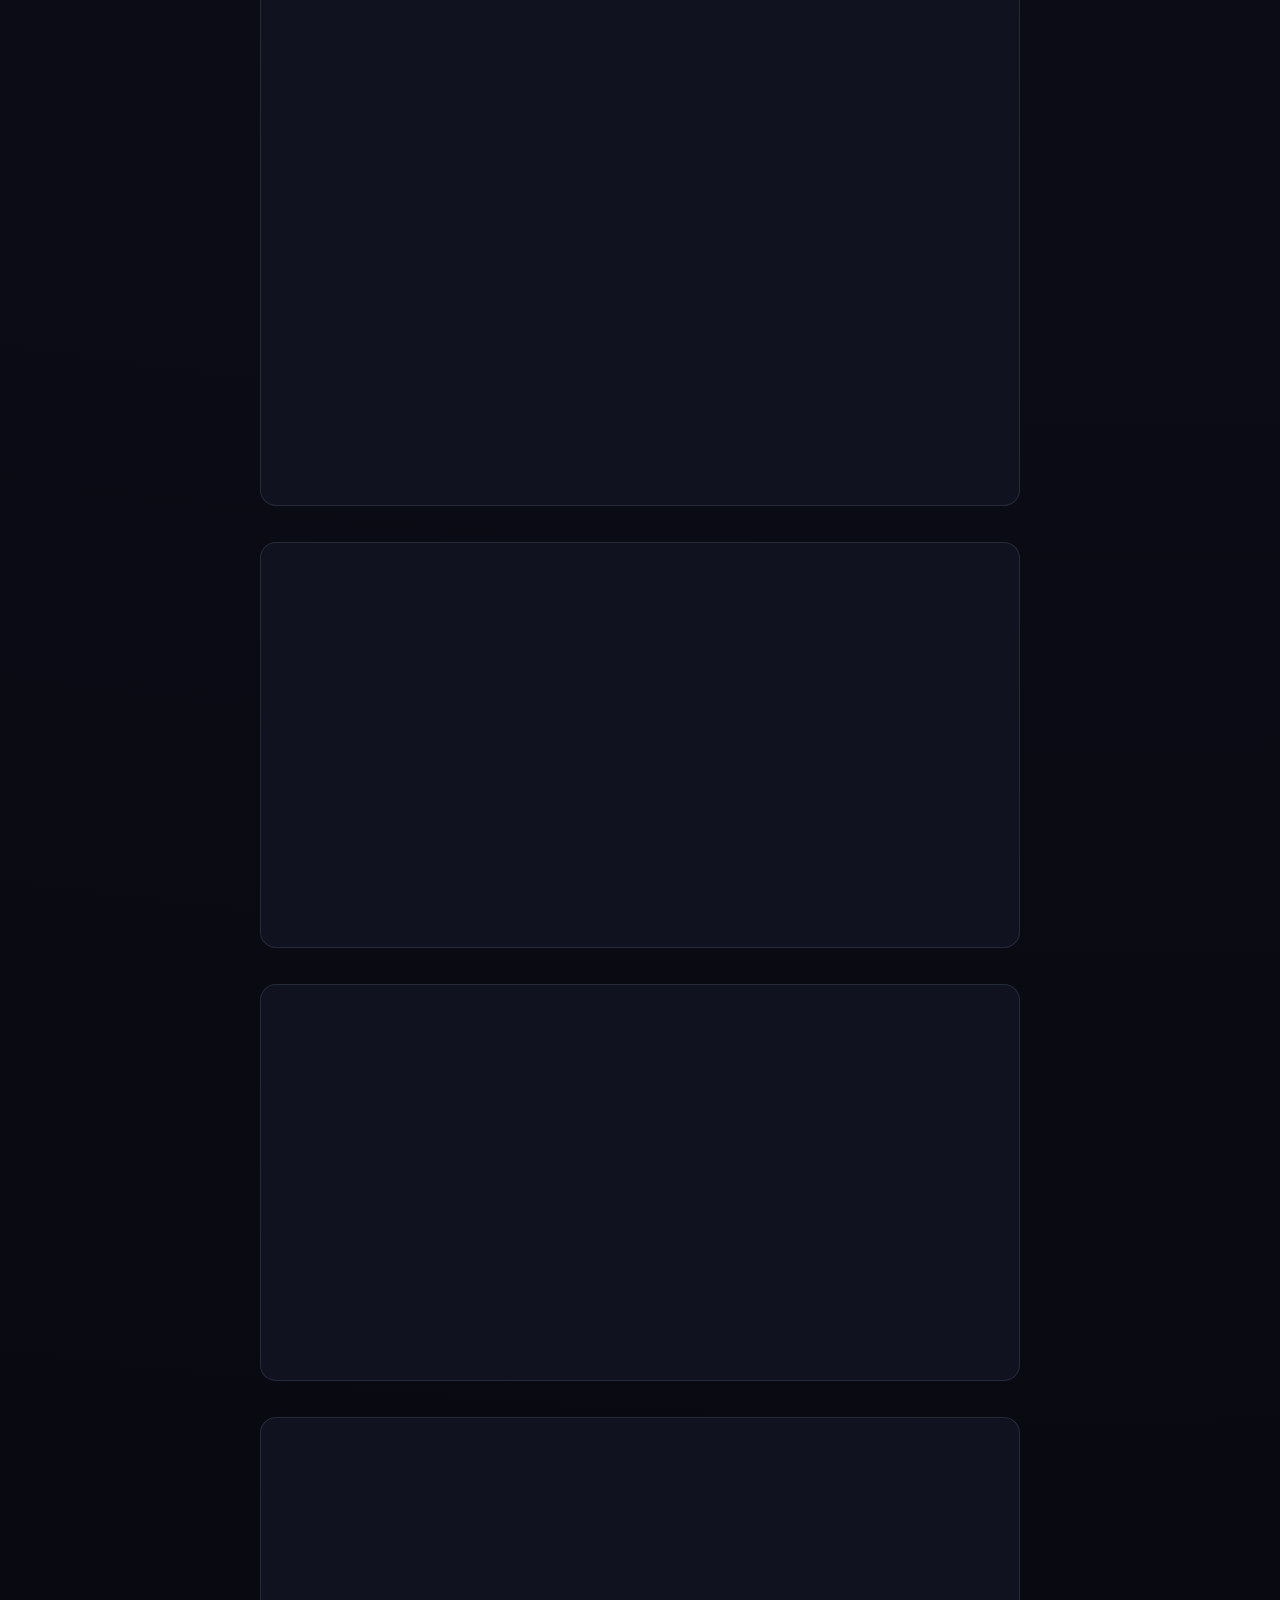
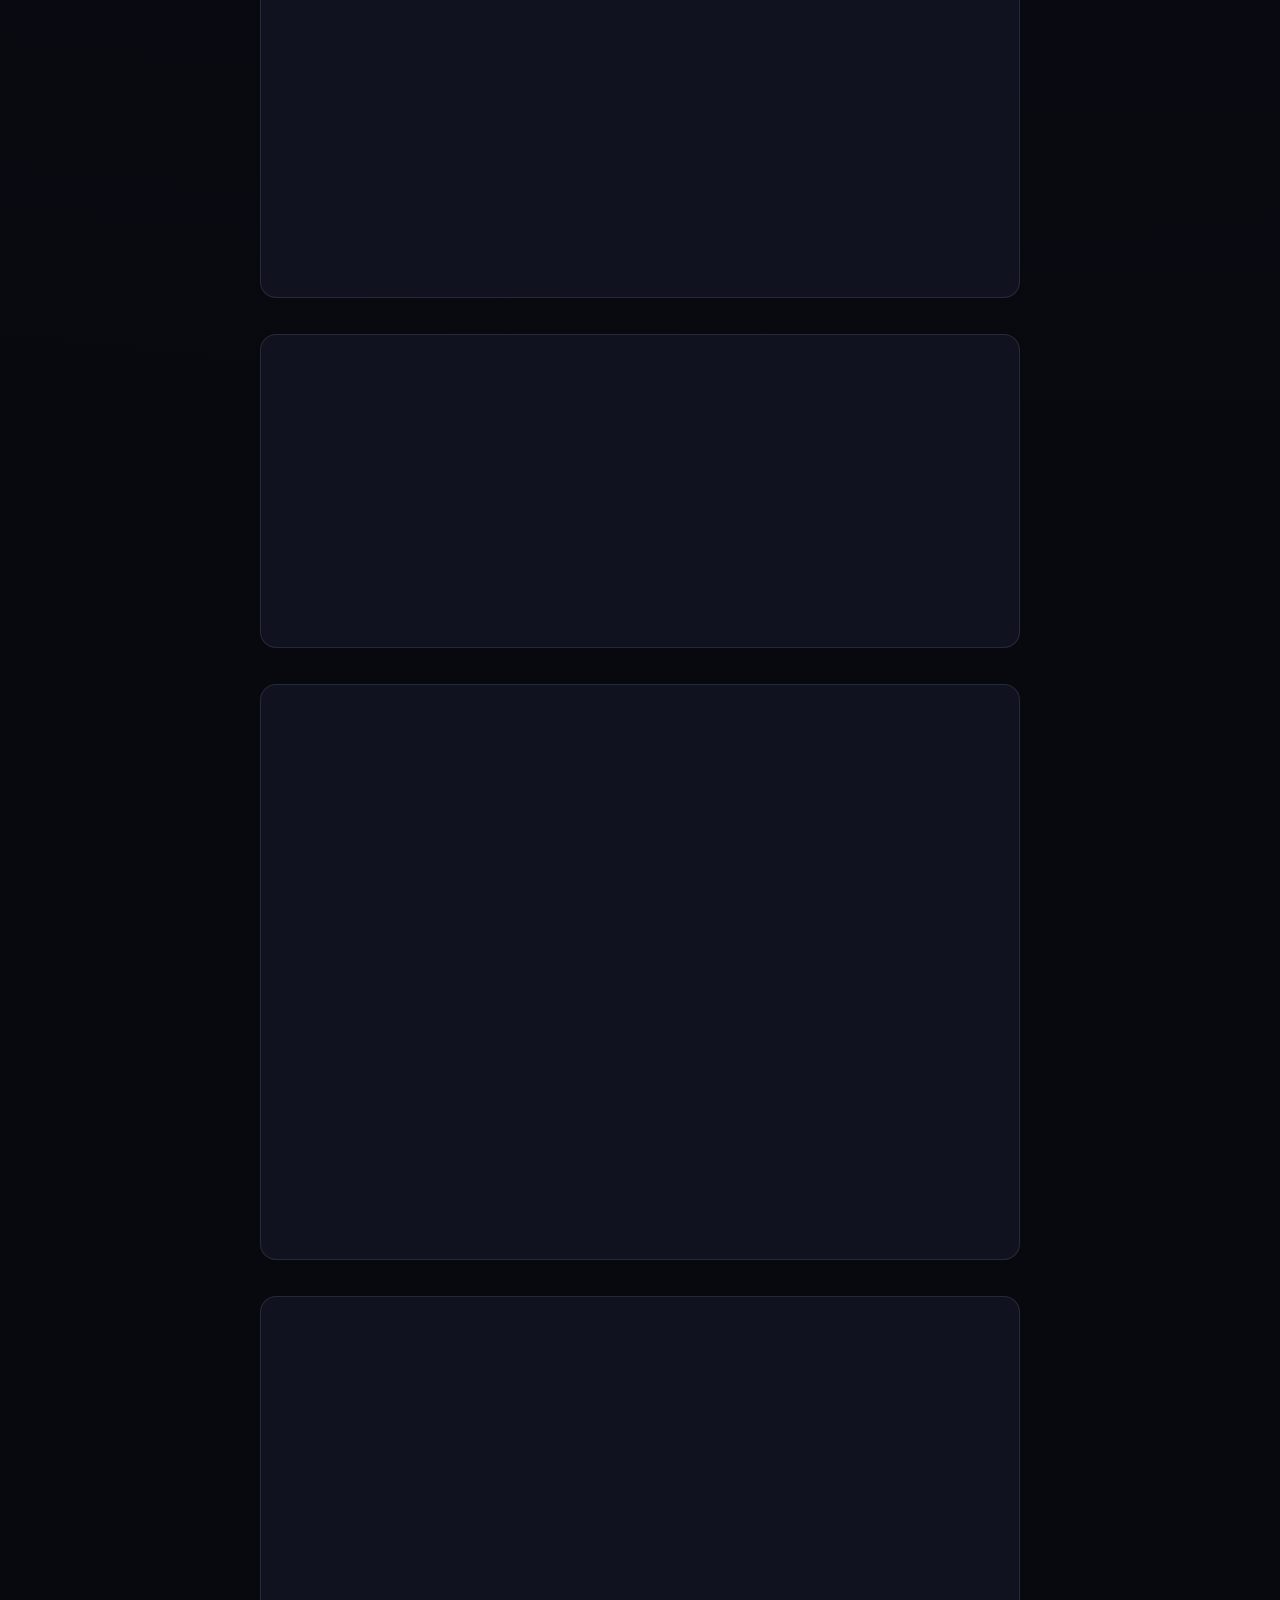
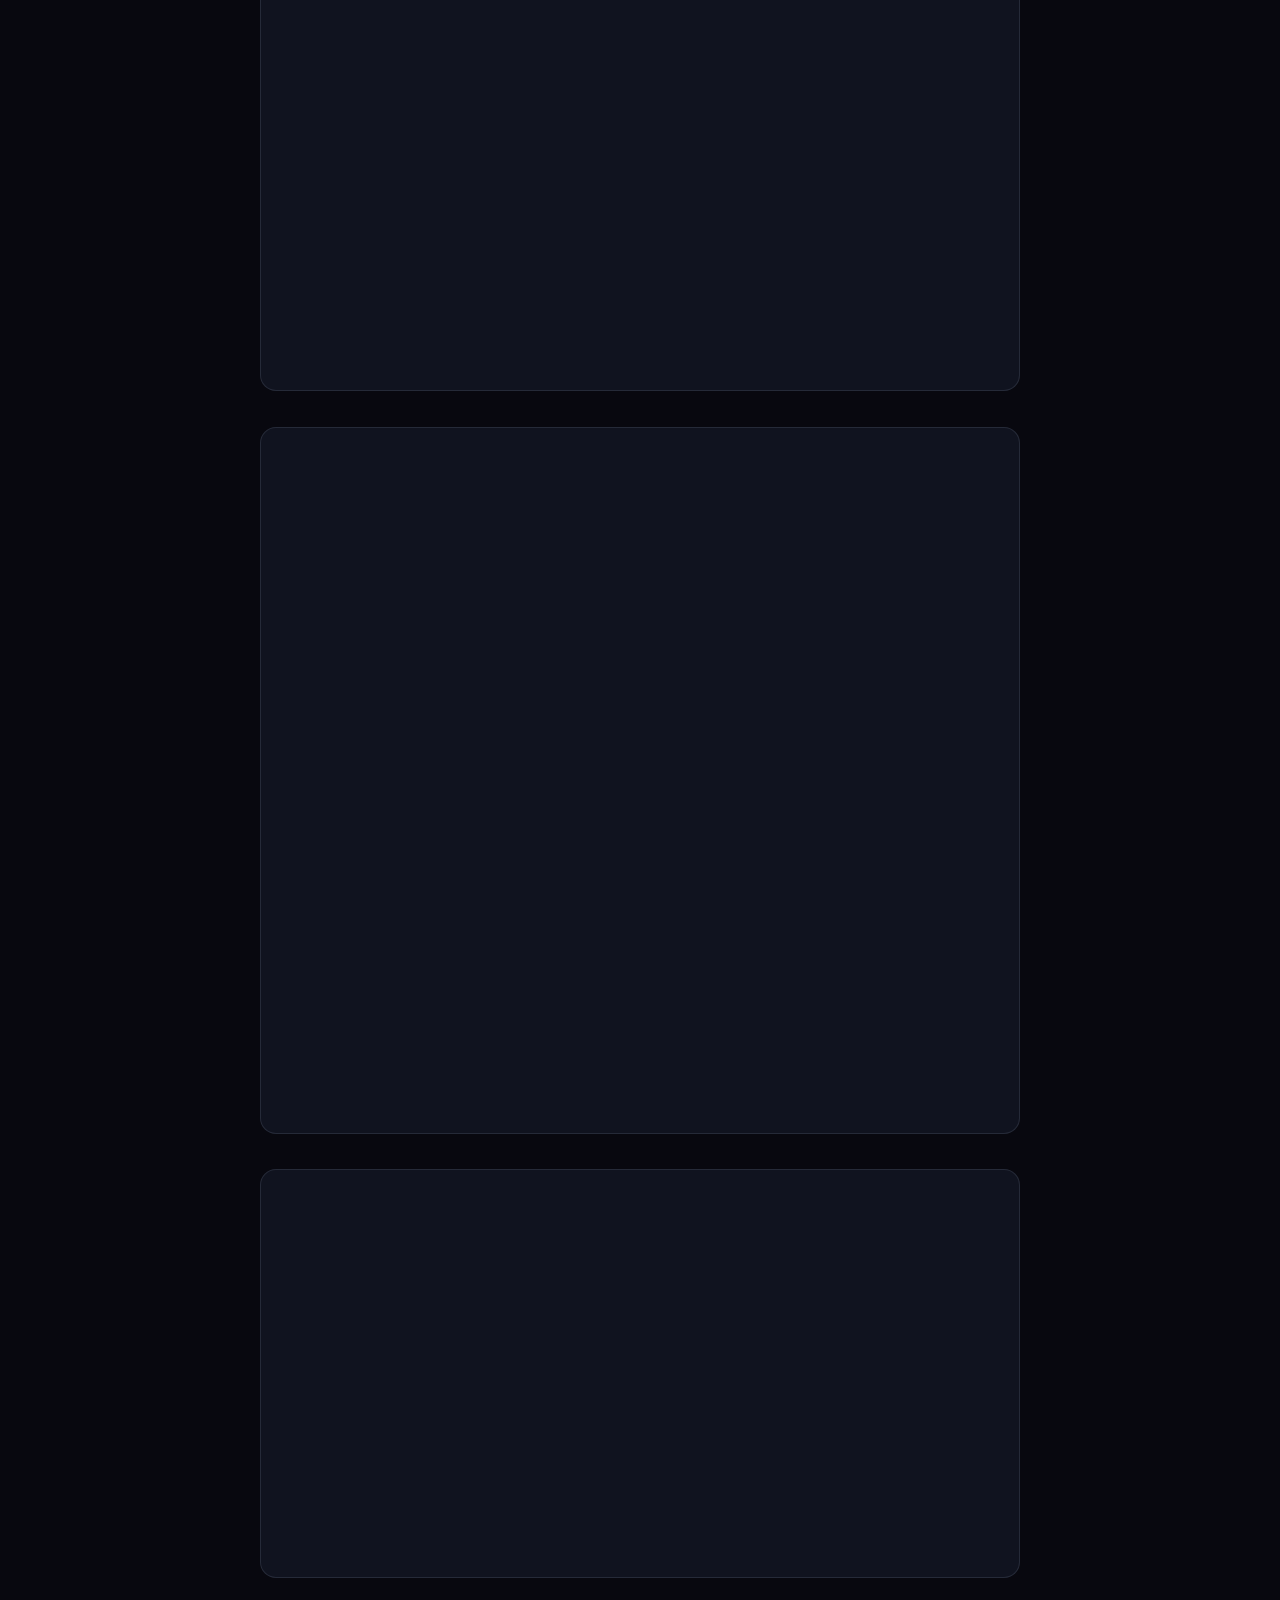
<file: docs/changelog.html>
<!DOCTYPE html>
<html lang="en">
<head>
  <meta charset="UTF-8">
  <meta name="viewport" content="width=device-width, initial-scale=1.0">
  <title>Changelog — FlowTrack</title>
  <meta name="description" content="FlowTrack release history — what's new, improved, fixed, and hardened in each version.">
  <link rel="icon" type="image/x-icon" href="favicon.ico">
  <link rel="icon" type="image/png" sizes="32x32" href="favicon.png">
  <link rel="canonical" href="https://flowtrack.space/changelog.html">

  <meta property="og:type" content="website">
  <meta property="og:site_name" content="FlowTrack">
  <meta property="og:title" content="Changelog — FlowTrack">
  <meta property="og:description" content="What's new, improved, fixed, and hardened in each FlowTrack release.">
  <meta property="og:url" content="https://flowtrack.space/changelog.html">
  <meta property="og:image" content="https://flowtrack.space/og.png">
  <meta property="og:image:width" content="1200">
  <meta property="og:image:height" content="630">
  <meta name="twitter:card" content="summary_large_image">
  <meta name="twitter:title" content="Changelog — FlowTrack">
  <meta name="twitter:description" content="What's new, improved, fixed, and hardened in each FlowTrack release.">
  <meta name="twitter:image" content="https://flowtrack.space/og.png">

  <link rel="preconnect" href="https://fonts.googleapis.com">
  <link rel="preconnect" href="https://fonts.gstatic.com" crossorigin>
  <link href="https://fonts.googleapis.com/css2?family=Inter:wght@400;500;600;700;800&display=swap" rel="stylesheet">
  <link rel="stylesheet" href="styles.css">

  <style>
    .log { width: min(760px, calc(100% - 40px)); margin: 0 auto; }

    .page-header { padding: 58px 0 40px; text-align: center; }
    .page-header h1 { font-size: 36px; font-weight: 800; letter-spacing: -0.03em; }
    .page-header p { color: var(--text-3); font-size: 15px; margin-top: 8px; }

    /* Solid background + content-visibility: each card was a blurred
       compositing layer, and a 12-card list re-blurred all of them on scroll. */
    .release {
      margin-bottom: 36px;
      border: 1px solid var(--border);
      border-radius: 16px;
      background: var(--bg-surface);
      overflow: hidden;
      content-visibility: auto;
      contain-intrinsic-size: auto 320px;
    }
    .release-header {
      padding: 20px 24px;
      border-bottom: 1px solid var(--border);
      display: flex; align-items: center; gap: 12px; flex-wrap: wrap;
    }
    .release-version { font-size: 18px; font-weight: 700; color: var(--text-1); }
    .release-date {
      font-size: 12px; color: var(--text-3); font-weight: 500;
      background: rgba(255,255,255,0.04); border: 1px solid var(--border);
      padding: 3px 10px; border-radius: 99px;
    }
    .release-tag {
      font-size: 10px; font-weight: 600; text-transform: uppercase; letter-spacing: 0.06em;
      padding: 3px 10px; border-radius: 99px;
    }
    .tag-major { background: rgba(99,102,241,0.2); color: #a5b4fc; border: 1px solid rgba(99,102,241,0.3); }
    .tag-security { background: rgba(248,113,113,0.15); color: #fca5a5; border: 1px solid rgba(248,113,113,0.25); }

    .release-body { padding: 20px 24px; }
    .section { margin-bottom: 18px; }
    .section:last-child { margin-bottom: 0; }
    .section-title {
      display: flex; align-items: center; gap: 8px;
      font-size: 12px; font-weight: 600; text-transform: uppercase; letter-spacing: 0.08em;
      color: var(--text-2); margin-bottom: 10px;
    }
    .section-icon { font-size: 14px; }
    .section ul { list-style: none; padding: 0; }
    .section li {
      padding: 6px 0; font-size: 14px; color: var(--text-2); line-height: 1.7;
      display: flex; align-items: flex-start; gap: 10px;
    }
    .section li::before {
      content: ''; flex-shrink: 0; margin-top: 9px;
      width: 5px; height: 5px; border-radius: 50%;
    }
    .section-new li::before { background: var(--success); }
    .section-improved li::before { background: var(--accent-light); }
    .section-fixed li::before { background: #fbbf24; }
    .section-security li::before { background: #f87171; }
    .section li code {
      font-family: 'SFMono-Regular', Consolas, monospace;
      font-size: 12px; background: rgba(255,255,255,0.06);
      padding: 2px 6px; border-radius: 4px; color: var(--accent-light);
    }

    @media (max-width: 640px) {
      .page-header h1 { font-size: 28px; }
      .release-header { padding: 16px 18px; }
      .release-body { padding: 16px 18px; }
      .nav-links { display: none; }
    }
  </style>
</head>
<body>
  <nav class="nav">
    <div class="nav-inner">
      <a href="index.html" class="nav-logo" aria-label="FlowTrack home">
        <div class="nav-logo-icon">⏱</div>
        <span class="nav-logo-text">FlowTrack™</span>
      </a>
      <ul class="nav-links">
        <li><a href="index.html">Home</a></li>
        <li><a href="features.html">Features</a></li>
        <li><a href="changelog.html" class="active">Changelog</a></li>
        <li><a href="https://github.com/harshit9466/flowtrack-releases" target="_blank" rel="noopener">GitHub</a></li>
      </ul>
      <a href="https://github.com/harshit9466/flowtrack-releases/releases/latest" class="btn-primary" target="_blank" rel="noopener">
        <svg width="14" height="14" viewBox="0 0 16 16" fill="currentColor" aria-hidden="true"><path d="M.5 9.9a.5.5 0 0 1 .5.5v2.5a1 1 0 0 0 1 1h12a1 1 0 0 0 1-1v-2.5a.5.5 0 0 1 1 0v2.5a2 2 0 0 1-2 2H2a2 2 0 0 1-2-2v-2.5a.5.5 0 0 1 .5-.5z"/><path d="M7.646 11.854a.5.5 0 0 0 .708 0l3-3a.5.5 0 0 0-.708-.708L8.5 10.293V1.5a.5.5 0 0 0-1 0v8.793L5.354 8.146a.5.5 0 1 0-.708.708l3 3z"/></svg>
        Download
      </a>
    </div>
  </nav>

  <div class="log">
    <div class="page-header">
      <h1 class="gradient-text">Changelog</h1>
      <p>What's new, improved, and fixed in each release.</p>
    </div>

    <!-- v2.53.0 -->
    <div class="release">
      <div class="release-header">
        <span class="release-version">v2.53.0</span>
        <span class="release-date">November 28, 2026</span>
      </div>
      <div class="release-body">
        <div class="section section-new">
          <div class="section-title"><span class="section-icon">🆕</span> New</div>
          <ul>
            <li>Delete a session from its task page: Delete… under each entry in your log asks first, and for hours already in Jira it offers to delete the worklog there too</li>
          </ul>
        </div>
      </div>
    </div>

    <!-- v2.52.0 -->
    <div class="release">
      <div class="release-header">
        <span class="release-version">v2.52.0</span>
        <span class="release-date">November 28, 2026</span>
      </div>
      <div class="release-body">
        <div class="section section-new">
          <div class="section-title"><span class="section-icon">🆕</span> New</div>
          <ul>
            <li>Change a ticket's assignee from its task page: Assignee → Change gives it to you, to no one, or to anyone in Jira by name</li>
          </ul>
        </div>
        <div class="section section-improved">
          <div class="section-title"><span class="section-icon">🔧</span> Improved</div>
          <ul>
            <li>The task page's Edit changes the Reporter too, with the same person picker as Quick Capture, whenever Jira lets you change it</li>
            <li>When FlowTrack doesn't edit a field itself (Issue Type, Resolution…), it now says so and offers Jira, instead of saying Jira won't let you</li>
          </ul>
        </div>
        <div class="section section-fixed">
          <div class="section-title"><span class="section-icon">🐛</span> Fixed</div>
          <ul>
            <li>On the Jira page, Reporter said "Jira doesn't let you change Reporter" even when you could change it in Jira. It now follows what Jira allows</li>
            <li>On the Jira page, "Assign to me" no longer shows on tickets that are already yours</li>
          </ul>
        </div>
      </div>
    </div>

    <!-- v2.51.0 -->
    <div class="release">
      <div class="release-header">
        <span class="release-version">v2.51.0</span>
        <span class="release-date">November 28, 2026</span>
      </div>
      <div class="release-body">
        <div class="section section-new">
          <div class="section-title"><span class="section-icon">🆕</span> New</div>
          <ul>
            <li>On the dashboard, a task with several sessions has a ⋯ menu for all of them at once: Change ticket, Mark all as meeting, Mark all as break, Mark task done, Exclude all from total and Delete all sessions</li>
            <li>Deleting a session that is logged in Jira asks whether to delete its worklog from Jira too. The box starts ticked; Settings → Integrations changes that. Jira is asked first — if it refuses, nothing is deleted</li>
            <li>The Today and Yesterday lists show each ticket's Jira status, like All Tasks does, and you can move the ticket from there</li>
          </ul>
        </div>
        <div class="section section-improved">
          <div class="section-title"><span class="section-icon">🔧</span> Improved</div>
          <ul>
            <li>Quick Capture: Log past work is on the left and Start timer on the right</li>
          </ul>
        </div>
        <div class="section section-fixed">
          <div class="section-title"><span class="section-icon">🐛</span> Fixed</div>
          <ul>
            <li>Insights: Estimate vs Actual and By Issue Type were always empty, because FlowTrack never read a ticket's issue type or estimate from Jira. It does now, and tickets read before are read once more the first time Insights shows them</li>
          </ul>
        </div>
      </div>
    </div>

    <!-- v2.50.0 -->
    <div class="release">
      <div class="release-header">
        <span class="release-version">v2.50.0</span>
        <span class="release-date">November 28, 2026</span>
      </div>
      <div class="release-body">
        <div class="section section-new">
          <div class="section-title"><span class="section-icon">🆕</span> New</div>
          <ul>
            <li>Stop a running task from its task page: while a timer runs, Continue becomes a red Stop, with the same note and break question as the dashboard</li>
            <li>Edit a ticket's description on its task page and save it to Jira. If the description has something FlowTrack's editor can't keep (a mention, an image, a panel or a colour), the button says Edit in Jira and tells you why</li>
            <li>Insights: Estimate vs Actual compares the time you tracked on each ticket with its estimate in Jira ("1h over", "15m under"), and By Issue Type splits your hours by Story, Bug, Task and the rest</li>
            <li>Insights has the Jira status filter too (Not done, To do, In progress, Done, or a status by name). Every number, chart and export follows it</li>
          </ul>
        </div>
        <div class="section section-improved">
          <div class="section-title"><span class="section-icon">🔧</span> Improved</div>
          <ul>
            <li>Only your notes go to the Jira worklog. A description is never sent, so editing a description or renaming a task no longer marks a worklog as out of date</li>
            <li>On the dashboard, a row keeps the task's title on top, with the description you wrote (or your notes) under it</li>
            <li>The task page's right side is your sessions and their notes. A session's description is on its dashboard row and in Edit session</li>
          </ul>
        </div>
        <div class="section section-fixed">
          <div class="section-title"><span class="section-icon">🐛</span> Fixed</div>
          <ul>
            <li>Stopping a timer on the dashboard now shows on an open task page at once. Before, the task page could still say Running</li>
          </ul>
        </div>
      </div>
    </div>

    <!-- v2.49.1 -->
    <div class="release">
      <div class="release-header">
        <span class="release-version">v2.49.1</span>
        <span class="release-date">November 27, 2026</span>
      </div>
      <div class="release-body">
        <div class="section section-fixed">
          <div class="section-title"><span class="section-icon">🐛</span> Fixed</div>
          <ul>
            <li>On the Jira page, a ticket you haven't tracked time on yet (all your Backlog tickets, for example) now opens on its own page. Before, it said "Couldn't open this ticket"</li>
          </ul>
        </div>
      </div>
    </div>

    <!-- v2.49.0 -->
    <div class="release">
      <div class="release-header">
        <span class="release-version">v2.49.0</span>
        <span class="release-date">November 27, 2026</span>
      </div>
      <div class="release-body">
        <div class="section section-new">
          <div class="section-title"><span class="section-icon">🆕</span> New</div>
          <ul>
            <li>Each list on the Jira page now remembers its own filters, sort and JQL. Change Assigned to me, look at Watching, close FlowTrack: Assigned to me is still the way you left it</li>
            <li>A list changed from its default shows a dot after its name. Reset takes it back; Set as default makes it open like this from now on (⋯ → Restore FlowTrack's default undoes that)</li>
            <li>Save as new view keeps what is on screen (a list you narrowed, or the results of a search) as a tab of its own, with a name you choose. Make as many as you like; ⋯ renames or deletes one</li>
            <li>Your lists and views are kept on this computer and on your FlowTrack account, so the Jira page opens the same way on any computer you sign in on</li>
            <li>Filter your work by Jira status: Show only on the dashboard and the All Tasks page offer Not done, To do, In progress and Done, or the statuses your tickets are in by name (for example B1PC-In Review). On the dashboard it narrows the Today list, All Tasks and the day's numbers</li>
          </ul>
        </div>
        <div class="section section-improved">
          <div class="section-title"><span class="section-icon">🔧</span> Improved</div>
          <ul>
            <li>The Show only panel scrolls inside instead of running past the bottom of a small window</li>
          </ul>
        </div>
        <div class="section section-fixed">
          <div class="section-title"><span class="section-icon">🐛</span> Fixed</div>
          <ul>
            <li>On the Jira page, if Jira won't give the choices for one filter, only that filter says why and the others keep working. Before, one refused list left every filter empty</li>
          </ul>
        </div>
      </div>
    </div>

    <!-- v2.48.0 -->
    <div class="release">
      <div class="release-header">
        <span class="release-version">v2.48.0</span>
        <span class="release-date">November 26, 2026</span>
      </div>
      <div class="release-body">
        <div class="section section-new">
          <div class="section-title"><span class="section-icon">🆕</span> New</div>
          <ul>
            <li>A Jira page in the sidebar: your tickets, any ticket on your company's Jira, and changes to them, without opening Jira. If Jira isn't connected yet, the page explains what it does and connects from there</li>
            <li>Views: Assigned to me (your open tickets, by due date, then priority), Watching, Reported by me, Recent (the tickets you opened in FlowTrack), Updated by me (the last 14 days) and All of Jira (anything changed in the last 30 days). A view's filters stay on screen, so you can always see what the list holds</li>
            <li>Find any ticket: type its key to open it, or a few words to see suggestions, and press Enter to search all of Jira. Press / to jump to the search box</li>
            <li>Filter by status, assignee, reporter, project, type, priority, due date (late, today, this week, the next 7 days, not set), when it was updated, and the tickets you watch. JQL shows the query behind your filters, and you can type your own</li>
            <li>Choose your columns from your Jira's fields, plus FlowTrack's own: your time on the ticket, the hours not in Jira yet and when you last worked on it. Your columns and view are remembered on this computer</li>
            <li>Change a ticket right in the list, as in Jira: click its status to move it, its assignee to assign it (to you, to nobody, or to anyone on your site), or a date, the reporter, the priority or another field to edit it in place. Where Jira doesn't let FlowTrack make a change, the field says "Change it in Jira"</li>
            <li>▶ starts a timer on a ticket, continuing its task or creating one with the ticket's title. If the ticket hasn't been started in Jira, FlowTrack offers to move it to In progress; nothing moves unless you click</li>
            <li>Open any ticket on its own page, even one you haven't worked on in FlowTrack yet, and use J and K to go through the list</li>
            <li>Tickets that changed since you last looked are marked, and changes you made from FlowTrack don't count</li>
            <li>If Jira asks apps to slow down, the page says so and when to try again</li>
            <li>Don't need it? Untick "Show Jira in the sidebar" in Settings → Integrations → Jira</li>
          </ul>
        </div>
        <div class="section section-improved">
          <div class="section-title"><span class="section-icon">🔧</span> Improved</div>
          <ul>
            <li>Read my tickets (it was Sync Sprint, in Settings → Integrations → Jira) now leaves out every finished ticket, whatever your Jira calls its last status. Before, only tickets called Done or Cancelled were left out</li>
          </ul>
        </div>
        <div class="section section-fixed">
          <div class="section-title"><span class="section-icon">🐛</span> Fixed</div>
          <ul>
            <li>When to log → At end of day (Settings → Integrations → Jira) now sends the day's sessions to Jira when your work hours end, even if FlowTrack is closed, and work after that at midnight. Before, those sessions stayed "Queued" until you pressed Log. If a session had a break, FlowTrack asks at Stop whether to include it, as in the other modes</li>
          </ul>
        </div>
      </div>
    </div>

    <!-- v2.47.0 -->
    <div class="release">
      <div class="release-header">
        <span class="release-version">v2.47.0</span>
        <span class="release-date">November 26, 2026</span>
      </div>
      <div class="release-body">
        <div class="section section-new">
          <div class="section-title"><span class="section-icon">🆕</span> New</div>
          <ul>
            <li>Choose who reports your new Jira tickets. In Settings → Jira → Ticket fields, tick Reporter and pick a default: keep "You (Jira's default)", or choose a teammate. The people on your project's latest tickets are listed, the ones who report most first</li>
            <li>Quick Capture shows the Reporter with your default already selected. Press Enter to create the ticket as before, or change the reporter for just this one ticket: type a name to narrow the list, and anyone who is not on it is looked up in Jira</li>
            <li>The new-ticket form on a task's page has the same Reporter picker</li>
            <li>Reporter is offered only where your Jira lets you set it when you create a ticket. New tickets are still assigned to you</li>
          </ul>
        </div>
      </div>
    </div>

    <!-- v2.46.1 -->
    <div class="release">
      <div class="release-header">
        <span class="release-version">v2.46.1</span>
        <span class="release-date">November 19, 2026</span>
      </div>
      <div class="release-body">
        <div class="section section-fixed">
          <div class="section-title"><span class="section-icon">🐛</span> Fixed</div>
          <ul>
            <li>Quick Capture now opens in the middle of the screen every time, and when its content grows (for example a long pasted description) it grows around its centre and stays inside the screen, instead of running off the bottom behind the taskbar</li>
            <li>You can now drag Quick Capture by its header or title with a single click and drag; it no longer takes a double click first</li>
          </ul>
        </div>
        <div class="section section-fixed">
          <div class="section-title"><span class="section-icon">🔒</span> Security</div>
          <ul>
            <li>Updated three dependencies that had published security advisories (follow-redirects, postcss-selector-parser and rustls)</li>
          </ul>
        </div>
      </div>
    </div>

    <!-- v2.46.0 -->
    <div class="release">
      <div class="release-header">
        <span class="release-version">v2.46.0</span>
        <span class="release-date">November 16, 2026</span>
      </div>
      <div class="release-body">
        <div class="section section-new">
          <div class="section-title"><span class="section-icon">🆕</span> New</div>
          <ul>
            <li>Connecting Jira: while FlowTrack waits for you to finish signing in to Atlassian, the Jira card now has Copy link (open the sign-in page in the browser where you are already signed in to Jira — any browser or device works) and Check now, with a short note about Atlassian's emailed verification code</li>
          </ul>
        </div>
        <div class="section section-fixed">
          <div class="section-title"><span class="section-icon">🐛</span> Fixed</div>
          <ul>
            <li>Connecting Jira no longer ends in "Connection Failed" when Atlassian's verification code is slow to arrive: FlowTrack now waits up to 35 minutes for you to finish, instead of 5</li>
            <li>Pressing Start Timer in the "No timer running" popup right after you come back from being away no longer sometimes raises the "Welcome back" popup as well — it used to depend on a matter of seconds</li>
            <li>If you ignore the "No timer running" popup and keep working, the next one now says how long you have really been at it (for example "2h 15m, since 9:00") instead of "15m since the pause ended", and Start Timer backdates to that</li>
          </ul>
        </div>
      </div>
    </div>

    <!-- v2.45.1 -->
    <div class="release">
      <div class="release-header">
        <span class="release-version">v2.45.1</span>
        <span class="release-date">October 24, 2026</span>
      </div>
      <div class="release-body">
        <div class="section section-fixed">
          <div class="section-title"><span class="section-icon">🐛</span> Fixed</div>
          <ul>
            <li>The password box on the sign-in screen showed two eye buttons while you typed: Windows adds its own beside FlowTrack's. It now shows one</li>
          </ul>
        </div>
        <div class="section section-improved">
          <div class="section-title"><span class="section-icon">🔧</span> Improved</div>
          <ul>
            <li>Security updates: the library the app uses for secure connections (rustls) and the tools it is built with (Vite and two helper libraries) are updated to their patched versions. Nothing looks or works differently</li>
          </ul>
        </div>
      </div>
    </div>

    <!-- v2.45.0 -->
    <div class="release">
      <div class="release-header">
        <span class="release-version">v2.45.0</span>
        <span class="release-date">October 24, 2026</span>
      </div>
      <div class="release-body">
        <div class="section section-new">
          <div class="section-title"><span class="section-icon">🆕</span> New</div>
          <ul>
            <li>A new first page. Signing in now shows FlowTrack at work beside the form: a timer starts, a meeting logs itself, hours reach Jira, and the day bar shows what is still missing. It plays by itself, stops while you rest the pointer on it, and stands still if Windows is set to reduce motion — the four tabs under it let you pick a scene</li>
            <li>A Show / Hide button in the password box, when you sign in and when you create an account</li>
            <li>Welcome back: after you sign out, the sign-in screen greets you by name and asks only for your password. It remembers your email and name on this computer — never your password. Not you? clears it, and so does deleting your account</li>
          </ul>
        </div>
        <div class="section section-improved">
          <div class="section-title"><span class="section-icon">🔧</span> Improved</div>
          <ul>
            <li>Remember me is now Keep me signed in, which is what it always did: you stay signed in on this computer until you sign out. Your email is remembered separately, so it is there next time even if you did not tick it</li>
            <li>Create account, Forgot password and Check your email use the same page, with an icon where there was an emoji</li>
            <li>A wrong password or an unverified email is now shown in a red box under the fields</li>
          </ul>
        </div>
      </div>
    </div>

    <!-- v2.44.0 -->
    <div class="release">
      <div class="release-header">
        <span class="release-version">v2.44.0</span>
        <span class="release-date">October 24, 2026</span>
      </div>
      <div class="release-body">
        <div class="section section-new">
          <div class="section-title"><span class="section-icon">🆕</span> New</div>
          <ul>
            <li>Show only: the Type / Ticket / Jira hours filters are now one small button in the day bar, next to All Tasks. Click it to choose what to show — each choice is explained in words and applies at once. While a filter is on, the button says which (Only: Meetings · Not logged) with a ✕ to clear it, so a filter never narrows your lists out of sight</li>
          </ul>
        </div>
        <div class="section section-improved">
          <div class="section-title"><span class="section-icon">🔧</span> Improved</div>
          <ul>
            <li>The top of the dashboard is rearranged so each row has one job. The header keeps who you are, the project, search, Sync and Ask / EOD / Plan. One day bar holds Today | Yesterday with that day's date, your numbers, Show only and the All Tasks switch. Sessions and All Tasks each get a header of the same shape (name, count, refresh, order), and they now sit on one line even while a timer is running — the timer is under Sessions</li>
            <li>Everything under the header has one size and one corner, with the same margin on both sides, so the right edges of every row meet</li>
            <li>The All Tasks panel is switched with the All Tasks button in the day bar. It replaces the arrow in the panel's header and the button that brought the panel back</li>
            <li>The unlabelled arrow in front of your numbers is gone: Show them as — One line or Cards — is in Customise (the sliders button beside your numbers, or Settings → Profile → Dashboard). If you had cards turned on, they stay on</li>
            <li>The search's Filters button sits inside the search box. Sync keeps its name and its width, and says Synced when it is done</li>
          </ul>
        </div>
      </div>
    </div>

    <!-- v2.43.0 -->
    <div class="release">
      <div class="release-header">
        <span class="release-version">v2.43.0</span>
        <span class="release-date">October 23, 2026</span>
      </div>
      <div class="release-body">
        <div class="section section-new">
          <div class="section-title"><span class="section-icon">🆕</span> New</div>
          <ul>
            <li>Arrange your dashboard. The All Tasks panel folds away with the chevron in its header: the Today list then takes the whole width, and an All Tasks button in the Today header brings the panel back</li>
            <li>The Type / Ticket / Jira hours filters fold into a small chip. While a filter is on, the chip says which (Filtered: Meetings · Not logged), so a hidden filter never narrows your lists out of sight. Click the chip to open the filters, ✕ to clear them</li>
            <li>The day line is yours to choose. Hide it, or pick and order what it says: time tracked, share of your daily goal, time left to the goal, sessions, tasks worked on, time in meetings, break time, hours in Jira, hours not in Jira yet, timers running, day streak. When the window is narrow the line drops items from the end instead of wrapping, so put the ones you care about first. Every number still follows the filters you have on. Change it with the sliders button beside the numbers, or in Settings → Profile → Dashboard. Choices are kept on this computer</li>
          </ul>
        </div>
        <div class="section section-fixed">
          <div class="section-title"><span class="section-icon">🐛</span> Fixed</div>
          <ul>
            <li>Meetings are detected again on Windows 11 version 26H2 (the update of October 18). That update stopped recording which app is using the microphone, and FlowTrack was relying on it, so calls went unnoticed. FlowTrack now also watches the live audio sessions, and writes every microphone open and release by a meeting app to its log</li>
            <li>A Jira worklog set to "Log after N minutes" is now pushed whichever way you stopped the timer — from the tray, Quick Capture, a popup, the end of a meeting or an AI app — and even if the window was closed or the app restarted. It used to stay "Queued" for good unless the dashboard's own Stop button had been used</li>
          </ul>
        </div>
      </div>
    </div>

    <!-- v2.42.2 -->
    <div class="release">
      <div class="release-header">
        <span class="release-version">v2.42.2</span>
        <span class="release-date">October 15, 2026</span>
      </div>
      <div class="release-body">
        <div class="section section-new">
          <div class="section-title"><span class="section-icon">🆕</span> New</div>
          <ul>
            <li>The Quick Capture shortcut is yours to choose. In Settings → App Preferences, press Change, press the keys you want and Save — it works at once, no restart. Reset to default brings back Ctrl+Shift+Space. A shortcut needs at least two of Ctrl, Alt and Shift (or one of them with F1–F12), so it can't get in the way of typing</li>
          </ul>
        </div>
        <div class="section section-fixed">
          <div class="section-title"><span class="section-icon">🐛</span> Fixed</div>
          <ul>
            <li>When another app already holds the Quick Capture shortcut (Slack's huddle mute is Ctrl+Shift+Space), FlowTrack now names the shortcut it actually got, on the dashboard, in Features &amp; Guide and in Settings, and says why. It used to name the usual one, which sent you to press the other app's key. If none could be had, it points you to the tray icon</li>
          </ul>
        </div>
      </div>
    </div>

    <!-- v2.42.1 -->
    <div class="release">
      <div class="release-header">
        <span class="release-version">v2.42.1</span>
        <span class="release-date">October 15, 2026</span>
      </div>
      <div class="release-body">
        <div class="section section-new">
          <div class="section-title"><span class="section-icon">🆕</span> New</div>
          <ul>
            <li>All Tasks has a Refresh button. It re-reads your tickets from Jira (status and sprint) and loads the list again, and your search, status, sort, filters and page stay as they are. Before, the only way to refresh was reloading the window, which dropped every filter</li>
            <li>A "Sprint ended" choice in the Sprint filter: tickets that are only in sprints that have finished — done there, or sent back to the backlog</li>
          </ul>
        </div>
        <div class="section section-fixed">
          <div class="section-title"><span class="section-icon">🐛</span> Fixed</div>
          <ul>
            <li>"Not in a sprint" no longer lists tickets that finished in an ended sprint (a Done ticket in a closed sprint showed there). The three choices now say what a task's sprint tag says: In a sprint now, Sprint ended, Not in a sprint</li>
            <li>A ticket FlowTrack has not read from Jira yet is no longer counted as "no sprint". While a Sprint filter is on, those tickets are read from Jira for you, once, and the list comes back with them in the right place</li>
          </ul>
        </div>
      </div>
    </div>

    <!-- v2.42.0 -->
    <div class="release">
      <div class="release-header">
        <span class="release-version">v2.42.0</span>
        <span class="release-date">October 15, 2026</span>
      </div>
      <div class="release-body">
        <div class="section section-new">
          <div class="section-title"><span class="section-icon">🆕</span> New</div>
          <ul>
            <li>Every task now says which sprint its ticket is in: "Sprint 12" while it runs, "Sprint 13 · upcoming" before it starts, "Sprint 11 · ended" when the ticket is only in finished sprints, and "No sprint" for the backlog. It is on the All Tasks list and on the task page. Until FlowTrack has read a ticket from Jira it says nothing rather than guessing</li>
            <li>Reports has a By Sprint card: how much of your time was worked in a sprint, split by the sprint that was running on the day you worked. A ticket carried over from one sprint to the next splits its hours between them. Hours that belong to no sprint (no ticket, the backlog, before or after a ticket's sprints) are rows of their own, so the rows always add up to the period's total. The CSV export gets a Sprint column</li>
            <li>A Sprint filter on All Tasks and Reports: In a sprint, Not in a sprint, or the hours worked in one particular sprint. It narrows every chart, the By Sprint card and the export together</li>
            <li>Settings → Jira → Ticket fields lists every field Jira has, not only the ones on the create screen. The ticket page shows the ones you pick (Time spent, Created, Reporter…) as plain facts</li>
          </ul>
        </div>
        <div class="section section-improved">
          <div class="section-title"><span class="section-icon">🔧</span> Improved</div>
          <ul>
            <li>A ticket's sprint is taken from the sprint that is running, not from the last one Jira lists — Jira doesn't list a ticket's sprints in date order</li>
          </ul>
        </div>
      </div>
    </div>

    <!-- v2.41.0 -->
    <div class="release">
      <div class="release-header">
        <span class="release-version">v2.41.0</span>
        <span class="release-date">October 13, 2026</span>
      </div>
      <div class="release-body">
        <div class="section section-new">
          <div class="section-title"><span class="section-icon">🆕</span> New</div>
          <ul>
            <li>Change a session's time without leaving the ticket page. Click the time beside a session (or press Enter on it) and an editor opens right there: when it started and ended, the break you took, and any time you were away. As you type it shows what the session will count — "55m +30m break +5m away = 1h 30m" — and for a session whose hours are already in Jira it says what the worklog there will become; Save then reads "Save and update Jira". Esc or Cancel changes nothing</li>
          </ul>
        </div>
        <div class="section section-improved">
          <div class="section-title"><span class="section-icon">🔧</span> Improved</div>
          <ul>
            <li>A timer that was left running and parked now says "Needs an end time" in amber on the ticket page, with a "Set end time" button under it that opens the editor on its end time, with the day already filled in</li>
            <li>A running timer's start can be corrected from the ticket page as well; it still ends only when you stop it. An end before the start is refused, with a hint to move the end date when the session ran past midnight</li>
            <li>Changing a time leaves the rest of the session as it was: the seconds of a start or end you didn't touch, the notes, the description and the kind of break</li>
          </ul>
        </div>
      </div>
    </div>

    <!-- v2.40.0 -->
    <div class="release">
      <div class="release-header">
        <span class="release-version">v2.40.0</span>
        <span class="release-date">October 11, 2026</span>
      </div>
      <div class="release-body">
        <div class="section section-new">
          <div class="section-title"><span class="section-icon">🆕</span> New</div>
          <ul>
            <li>Themes. Settings → Profile → Appearance has 15 colour themes: Black, the new default, with a true-black page for OLED screens; Graphite, a neutral dark gray; GitHub Dark and Light, One Dark, Tokyo Night, Catppuccin Mocha and Latte, Dracula, Nord, Gruvbox Dark, Rosé Pine, Solarized Dark and Light, and the Light theme you had; or Match Windows, which follows Windows' light or dark setting. Every tile is drawn in its own colours, and a click changes every FlowTrack window at once. The sun/moon button in the sidebar flips between the last dark and the last light theme you picked. If you had the old dark theme, FlowTrack now opens in Black</li>
            <li>A colour now means one thing. Green is live, or logged in Jira; amber is waiting for you (queued, needs review); red is failed; teal is a break; violet is a meeting; blue is a ticket key. Breaks and meetings used to share amber with "waiting", and Reports used other colours for the same kinds of time — they now match the rows</li>
          </ul>
        </div>
        <div class="section section-improved">
          <div class="section-title"><span class="section-icon">🔧</span> Improved</div>
          <ul>
            <li>Text is easier to read in every theme. Each text colour is checked against the colours behind it, and several were too faint before: the running timer's clock in the Light theme (about 1.6 to 1), the filter labels, ticket keys, small hints and the EOD button's label</li>
            <li>The dashboard and Quick Capture no longer have a coloured glow or gradient behind them, so black is black</li>
            <li>The sidebar, the toolbar above the list, the Settings tabs, and the buttons in the "Welcome back", "Your work day ended a while ago" and "No timer running" windows use plain one-colour icons that follow the theme, instead of coloured emoji</li>
            <li>In Reports the cards at the top no longer each wear a different colour — only Deep Work and Meetings do — and the session-length bars are one colour getting stronger instead of four</li>
          </ul>
        </div>
      </div>
    </div>

    <!-- v2.39.0 -->
    <div class="release">
      <div class="release-header">
        <span class="release-version">v2.39.0</span>
        <span class="release-date">October 10, 2026</span>
      </div>
      <div class="release-body">
        <div class="section section-new">
          <div class="section-title"><span class="section-icon">🆕</span> New</div>
          <ul>
            <li>The "No timer running" popup now finds your tasks. The box that says what you were doing also searches them, and with nothing typed it lists the latest ones. Pick one and the time goes onto that task — with the same "Backdate timer to…" as before — instead of onto a second task with a similar name. Typing something that isn't a task still starts a new one, and the popup tells you so before you press Start</li>
            <li>Resuming a task, in the popup or in Quick Capture, has a box for notes about the session. It is optional: pick the task and press Enter to start, or write what you already know first. The note shows on the task page, goes into the Jira worklog comment, and is already in the note box when you stop the timer</li>
            <li>The ticket page shows the Jira fields you chose in Settings → Jira → New ticket form, plus what Jira requires — Priority, Story Points, Team, Sprint, Labels and the rest — read from Jira when the page opens. Edit changes them, and Save to Jira sends only what you changed. A required field can't be emptied; if Jira refuses a value you see Jira's own reason with the field's name; a multi-line field that has formatting (a list, a link) is shown, and edited in Jira so nothing is lost</li>
          </ul>
        </div>
        <div class="section section-improved">
          <div class="section-title"><span class="section-icon">🔧</span> Improved</div>
          <ul>
            <li>The "No timer running" window is taller, and its task list scrolls inside it while the question and buttons stay in place</li>
            <li>Resuming a task from Quick Capture is now a click and Enter instead of a single click, so there is a place for a note. Ask FlowTrack and other AI apps can pass the note along when they continue a task</li>
            <li>The ticket page no longer says priority, sprint or story points twice when the fields already show them</li>
          </ul>
        </div>
      </div>
    </div>

    <!-- v2.38.0 -->
    <div class="release">
      <div class="release-header">
        <span class="release-version">v2.38.0</span>
        <span class="release-date">October 5, 2026</span>
      </div>
      <div class="release-body">
        <div class="section section-new">
          <div class="section-title"><span class="section-icon">🆕</span> New</div>
          <ul>
            <li>Logging a session that had a break now asks what Jira should get: the time it counts (<code>0:48</code>), or that plus the break (<code>1:09</code>). A short break that was really part of the task — a quick meeting at a colleague's desk — can go into the worklog; a coffee break doesn't have to. Your own total in FlowTrack is the same either way, and time you chose not to count ("Don't count this time") is never added</li>
            <li>The question appears where you log: under the row when you press Log hours, on the task page, right after you stop a timer that had a break, and in Ask FlowTrack's Log to Jira button. "Don't ask again" makes your answer the default</li>
            <li>Settings → Jira → "When a session had a break": ask me each time, leave it out (what every worklog did until now), or add it</li>
          </ul>
        </div>
        <div class="section section-improved">
          <div class="section-title"><span class="section-icon">🔧</span> Improved</div>
          <ul>
            <li>A worklog that went in with its break says so: the row's pill reads "Logged 1:09" instead of "Logged", and the task page says "incl. break" with a Change link. A worklog that went in without it offers "Add the break", in case you decide afterwards that it was part of the task</li>
            <li>Until you answer, a session with a break is not sent to Jira on its own and is not sent without its break: it waits, and its pill reads "Log hours"</li>
            <li>The Reports CSV has a column, Break added in Jira (min), so Jira's hours can be reconciled with Duration; Ask FlowTrack and other AI apps see how much break a worklog holds, and ask you before choosing for you</li>
          </ul>
        </div>
      </div>
    </div>

    <!-- v2.37.1 -->
    <div class="release">
      <div class="release-header">
        <span class="release-version">v2.37.1</span>
        <span class="release-date">October 5, 2026</span>
      </div>
      <div class="release-body">
        <div class="section section-fixed">
          <div class="section-title"><span class="section-icon">🐛</span> Fixed</div>
          <ul>
            <li>The numbers line and its filters (Type, Ticket, Jira hours) fit on one row again on a 1920-wide screen at 150 % scaling. The Breaks option added in 2.37.0 pushed the filters onto a second line there; the spacing between them is tighter now</li>
          </ul>
        </div>
      </div>
    </div>

    <!-- v2.37.0 -->
    <div class="release">
      <div class="release-header">
        <span class="release-version">v2.37.0</span>
        <span class="release-date">October 5, 2026</span>
      </div>
      <div class="release-body">
        <div class="section section-new">
          <div class="section-title"><span class="section-icon">🆕</span> New</div>
          <ul>
            <li>A break is now said where it matters. A session with a break inside it shows what was taken off under its time — <code>0:48 / 11:48 AM – 12:57 PM / +0:21 break = 1:09</code> — so the number beside the span is no longer a puzzle. The same sum is on the task page (under each session, and "21m break not counted" in the header), on the running timer, in Quick Capture and in the tray menu</li>
            <li>A running timer's clock now stands still through its break, so it reads what will be logged when you stop (it used to climb through the break and then drop)</li>
            <li>Edit session says what it will count, live: "This session will count 0:54 +0:15 break = 1:09" moves as you change the times, the break or the minutes not counted</li>
            <li>A Breaks option in the Type filter shows only your break sessions — in the Today list, All Tasks, Reports and the AI apps. Breaks still show under All, and the day line says how long they took ("0:41 on breaks")</li>
          </ul>
        </div>
        <div class="section section-improved">
          <div class="section-title"><span class="section-icon">🔧</span> Improved</div>
          <ul>
            <li>Time you chose not to count ("Don't count this time") is part of the same sum instead of a "−45m away" tag, so a session says all of what was taken off in one place</li>
            <li>The Reports CSV has two new columns, Break taken off (min) and Away taken off (min), so End − Start can be reconciled with Duration</li>
            <li>Ask FlowTrack and other AI apps see how long a session's break and time away were</li>
          </ul>
        </div>
        <div class="section section-fixed">
          <div class="section-title"><span class="section-icon">🐛</span> Fixed</div>
          <ul>
            <li>The tray menu and tooltip no longer show a different time from the dashboard for a timer that has a break</li>
            <li>"Don't count this time" can't take off more than what still counts once a break is already off the timer</li>
          </ul>
        </div>
      </div>
    </div>

    <!-- v2.36.0 -->
    <div class="release">
      <div class="release-header">
        <span class="release-version">v2.36.0</span>
        <span class="release-date">October 5, 2026</span>
      </div>
      <div class="release-body">
        <div class="section section-new">
          <div class="section-title"><span class="section-icon">🆕</span> New</div>
          <ul>
            <li>Choose what a new Jira ticket asks, in Settings → Jira → New ticket form. The fields come from your own Jira for the project and issue type; what Jira requires is always on the form, and anything else is yours to choose. Each field can start with a value — story points, complexity, team, "the sprint that is running" — so you stop typing the same things. Until you choose, the form offers Team, Sprint and Original estimate as before</li>
            <li>Create a Jira ticket from Quick Capture: "Also create a Jira ticket" sits beside "This is a meeting". It starts from your settings, says in one line what the ticket will be created with, and asks only for what Jira requires and nothing you saved covers. The ticket is made after the timer starts, so if Jira says no the timer keeps running and you can try again</li>
            <li>Write with AI and Polish under every description box — the new-ticket description, Quick Capture, a session's Description, and the task page's description editor. Both are always there: write it from the summary, or tidy what you wrote. The new-ticket one also draws on your own session notes. Undo brings your words back</li>
            <li>Renaming a task renames its Jira ticket too, and the sessions whose text was just the old title. Jira is asked first: if it says no, nothing changes and the page says why. A worklog already in Jira whose comment would change is marked out of date for you to update</li>
          </ul>
        </div>
        <div class="section section-improved">
          <div class="section-title"><span class="section-icon">🔧</span> Improved</div>
          <ul>
            <li>The new-ticket form has real multi-selects (Project Phase, Components), labels, text areas and the estimate. The fields it can't fill (Assignee, a two-level choice like Service, Parent) are listed with the reason, and a project that requires one says so</li>
            <li>Quick Capture's recent tasks are work only — meetings no longer take their places (searching still finds a meeting by name)</li>
            <li>When Jira refuses a ticket you read its reason ("Project Phase is required."), not raw JSON</li>
          </ul>
        </div>
        <div class="section section-fixed">
          <div class="section-title"><span class="section-icon">🐛</span> Fixed</div>
          <ul>
            <li>Creating a ticket no longer ends with "A resource with the same unique identifier already exists" although the ticket was made</li>
            <li>The Sprint choice on the new-ticket form loads again (it failed with "scope does not match"), and Team and Sprint say why when Jira refuses instead of showing an empty list. Nothing to reconnect</li>
          </ul>
        </div>
      </div>
    </div>

    <!-- v2.35.0 -->
    <div class="release">
      <div class="release-header">
        <span class="release-version">v2.35.0</span>
        <span class="release-date">October 4, 2026</span>
      </div>
      <div class="release-body">
        <div class="section section-new">
          <div class="section-title"><span class="section-icon">🆕</span> New</div>
          <ul>
            <li>Generate a description with the AI wherever you write one: under a session's Description when you edit it (on the dashboard and under All Tasks), and in the description editor on the task page. It writes from the title — and from the Jira ticket, when there is one — and Undo brings your own words straight back</li>
          </ul>
        </div>
        <div class="section section-improved">
          <div class="section-title"><span class="section-icon">🔧</span> Improved</div>
          <ul>
            <li>Nudge Preferences are sorted by what is happening: "Away from the PC" is one setting ("Count me as away after") that both options below it go by, then "While a timer is running" and "While no timer is running"</li>
          </ul>
        </div>
        <div class="section section-fixed">
          <div class="section-title"><span class="section-icon">🐛</span> Fixed</div>
          <ul>
            <li>Quick Capture's Generate works for work with no Jira ticket when your AI is an API provider (Gemini, OpenAI, Claude API, Ollama). It used to say it needed a ticket; it also asks for a title first now</li>
            <li>The "working without a timer" nudge no longer counts the time the PC was asleep or you were away as activity — after an overnight sleep it once claimed 8 hours</li>
            <li>"Welcome back" appears only if a timer was running while you were away; with no timer there is nothing to take off, so nothing is asked</li>
          </ul>
        </div>
      </div>
    </div>

    <!-- v2.34.0 -->
    <div class="release">
      <div class="release-header">
        <span class="release-version">v2.34.0</span>
        <span class="release-date">October 3, 2026</span>
      </div>
      <div class="release-body">
        <div class="section section-new">
          <div class="section-title"><span class="section-icon">🆕</span> New</div>
          <ul>
            <li>Write with AI no longer needs notes. Type the points you want the comment to cover — rough is fine — and the AI turns them into a comment; tick session notes as well if you want them used too. A task with no notes yet works, and the notes list has All and None buttons</li>
            <li>Polish: in the comment editor and in a session's notes editor, one click tidies the wording of what you wrote — spelling, grammar, order — without changing the facts. It says it did, and Undo brings your own words straight back</li>
          </ul>
        </div>
      </div>
    </div>

    <!-- v2.33.0 -->
    <div class="release">
      <div class="release-header">
        <span class="release-version">v2.33.0</span>
        <span class="release-date">October 3, 2026</span>
      </div>
      <div class="release-body">
        <div class="section section-new">
          <div class="section-title"><span class="section-icon">🆕</span> New</div>
          <ul>
            <li>Jira comments on the ticket page. A new <strong>Comments</strong> tab shows the ticket's comments, lets you add one, and lets you edit your own in place. A comment with a mention, an image or a restricted audience opens in Jira to be edited, so nothing in it is lost</li>
            <li>A <strong>History</strong> tab shows what happened on the ticket — who changed the status, assignee, sprint or estimate, and when — a day at a time</li>
            <li><strong>Write from my notes</strong>: pick the sessions whose notes to use, say whether the comment is a progress update, ready for review or blocked, and the AI drafts it for you to read and change. Nothing is posted to Jira until you press Post</li>
          </ul>
        </div>
        <div class="section section-improved">
          <div class="section-title"><span class="section-icon">🔧</span> Improved</div>
          <ul>
            <li>The Jira status menu is quicker: it opens and moves the ticket with fewer waits on Jira, the chip shows the new status the moment you choose a move, and the next moves are ready as soon as Jira answers. If Jira refuses a move, the chip goes back to what it was</li>
          </ul>
        </div>
        <div class="section section-fixed">
          <div class="section-title"><span class="section-icon">🐛</span> Fixed</div>
          <ul>
            <li>With a Type, Ticket or Jira-hours filter on, the day line ("1:11 tracked"), each task's sessions and hours, and the "Most time" sort now count only what the filter lets through — they used to show the whole day's or task's totals</li>
          </ul>
        </div>
      </div>
    </div>

    <!-- v2.32.2 -->
    <div class="release">
      <div class="release-header">
        <span class="release-version">v2.32.2</span>
        <span class="release-date">October 3, 2026</span>
      </div>
      <div class="release-body">
        <div class="section section-improved">
          <div class="section-title"><span class="section-icon">🔧</span> Improved</div>
          <ul>
            <li>Settings → AI lists each provider's current models: Claude Fable 5.1, Opus 5.5 and Sonnet 5.5; Gemini 3.8, 3.7 and 3.6 Flash and Gemini 3.1 Pro; GPT-6 Astra, GPT-6.1 Sol and GPT-6 Luna; and exactly the models your Antigravity CLI offers today. Retired models (Gemini 2.5, o1, GPT-4 Turbo) are gone, and a model you picked earlier that is no longer offered is shown as such instead of being swapped silently</li>
          </ul>
        </div>
        <div class="section section-fixed">
          <div class="section-title"><span class="section-icon">🐛</span> Fixed</div>
          <ul>
            <li>Ask FlowTrack with the Gemini API answers questions about your work again — it used to fail with "Function call is missing a thought_signature" as soon as it needed your data. The same fix keeps Ask working with the newest Claude models through the Claude API</li>
            <li>When an AI provider refuses a request, Ask shows the provider's own sentence instead of a cut-off piece of its reply</li>
          </ul>
        </div>
      </div>
    </div>

    <!-- v2.32.1 -->
    <div class="release">
      <div class="release-header">
        <span class="release-version">v2.32.1</span>
        <span class="release-date">October 3, 2026</span>
      </div>
      <div class="release-body">
        <div class="section section-improved">
          <div class="section-title"><span class="section-icon">🔧</span> Improved</div>
          <ul>
            <li>Filtering or paging the task lists is calmer on a slow connection. The list you were looking at stays on screen, dimmed, until the new one arrives — it no longer empties to "Loading tasks…" — and moving on to another filter stops waiting for the one you left</li>
            <li>The "waiting" notice now says what is actually known — the connection is slow, or the server is starting up after an update — instead of blaming the server</li>
          </ul>
        </div>
      </div>
    </div>

    <!-- v2.32.0 -->
    <div class="release">
      <div class="release-header">
        <span class="release-version">v2.32.0</span>
        <span class="release-date">October 3, 2026</span>
      </div>
      <div class="release-body">
        <div class="section section-new">
          <div class="section-title"><span class="section-icon">🆕</span> New</div>
          <ul>
            <li>One row for every kind of work. The Today list and All Tasks now draw a session, a task and a meeting the same way: how long and when on the left, what it was in the middle (its name, ticket, kind, and a two-line account of what you did), and where it stands with Jira on the right with ▶ and ⋯. Rows start and end on the same line, so it is easy to see where one stops and the next begins</li>
            <li>A task you worked on several times today is one row — "› 3 sessions" opens them underneath, in the same columns. A long note no longer stretches a row: click the words to read it in full on the task page</li>
            <li>Mark as break: ⋯ → Mark as break turns a finished session into a break. If its hours are already in Jira, FlowTrack asks first and takes them out of Jira too; Exclude from total does the same</li>
          </ul>
        </div>
        <div class="section section-improved">
          <div class="section-title"><span class="section-icon">🔧</span> Improved</div>
          <ul>
            <li>A task reads the same in both panels: ✓ logged, ◐ 2/3 logged or ○ not logged, with "no ticket" and "Meeting" as tags under its name. A group's total counts only the time that counts, like the day total</li>
            <li>▶ and ⋯ are easier to see on every row, and a group of sessions has its own ▶ and ⋯</li>
          </ul>
        </div>
        <div class="section section-fixed">
          <div class="section-title"><span class="section-icon">🐛</span> Fixed</div>
          <ul>
            <li>Claude Code and Antigravity are found again after an app update (their folders on your user and machine PATH are searched)</li>
            <li>The project colour on task rows shows again — the server now sends each task's project</li>
          </ul>
        </div>
      </div>
    </div>

    <!-- v2.31.0 -->
    <div class="release">
      <div class="release-header">
        <span class="release-version">v2.31.0</span>
        <span class="release-date">September 29, 2026</span>
      </div>
      <div class="release-body">
        <div class="section section-new">
          <div class="section-title"><span class="section-icon">🆕</span> New</div>
          <ul>
            <li>Ask FlowTrack: press 💬 Ask on the dashboard and ask about your work or tell FlowTrack what to do, in plain words — "what did I do yesterday?", "start a timer on B1PC-812", "log 3–4 pm today as the sprint review". Under each answer you see what it did. Hours go to Jira only when you press Log to Jira under the answer. It uses your AI provider: Claude Code, Claude API, OpenAI, Gemini API or Ollama</li>
            <li>Your AI apps can use FlowTrack: Claude Code, Codex, VS Code Copilot, Antigravity and Claude Desktop can read your day, start and stop timers, log time, change notes and log hours to Jira. Settings → AI → Let AI apps use FlowTrack gives each app its own key and the exact setup to paste into it, and switches any app off at once</li>
          </ul>
        </div>
        <div class="section section-improved">
          <div class="section-title"><span class="section-icon">🔧</span> Improved</div>
          <ul>
            <li>Logging a session to Jira now refuses what doesn't belong there — a timer still running, a break, an excluded session — and says why</li>
          </ul>
        </div>
        <div class="section section-fixed">
          <div class="section-title"><span class="section-icon">🐛</span> Fixed</div>
          <ul>
            <li>Claude Code as your AI provider works when Claude Code was installed with npm. EOD summary, Morning Plan and the auto-description used to fail with "claude CLI not found in PATH"</li>
          </ul>
        </div>
      </div>
    </div>

    <!-- v2.30.0 -->
    <div class="release">
      <div class="release-header">
        <span class="release-version">v2.30.0</span>
        <span class="release-date">September 29, 2026</span>
      </div>
      <div class="release-body">
        <div class="section section-new">
          <div class="section-title"><span class="section-icon">🆕</span> New</div>
          <ul>
            <li>Meetings are detected from your microphone. When Teams, Zoom, Webex, Slack, or a Meet, Teams or Zoom page in your browser uses the microphone for a minute, a meeting timer starts; it stops when the call lets the microphone go. The start and end are the exact moments Windows recorded, so the meeting is right even if FlowTrack notices late or restarts in the middle. Nothing to set up in Teams</li>
            <li>Settings → Meeting Detection shows what it sees: the meeting going on now, or the last one it recorded</li>
          </ul>
        </div>
        <div class="section section-improved">
          <div class="section-title"><span class="section-icon">🔧</span> Improved</div>
          <ul>
            <li>One call is one meeting session. It used to be split into several when Teams changed windows or when something else looked like a meeting</li>
            <li>A meeting timer you started yourself is followed and stopped when the call ends, instead of a second one being started</li>
            <li>Timers paused for a meeting stop at the moment the meeting began, so that time isn't counted twice</li>
            <li>Meetings are named after the meeting, not after Teams' own windows like "Sharing control bar"</li>
            <li>Other apps that use the microphone never start a meeting: OBS recording the call, Discord, dictation tools</li>
          </ul>
        </div>
        <div class="section section-fixed">
          <div class="section-title"><span class="section-icon">🐛</span> Fixed</div>
          <ul>
            <li>Teams meetings were not being detected at all. Detection depended on a Teams setting and a connection FlowTrack lost every time it restarted</li>
          </ul>
        </div>
      </div>
    </div>

    <!-- v2.29.0 -->
    <div class="release">
      <div class="release-header">
        <span class="release-version">v2.29.0</span>
        <span class="release-date">September 28, 2026</span>
      </div>
      <div class="release-body">
        <div class="section section-new">
          <div class="section-title"><span class="section-icon">🆕</span> New</div>
          <ul>
            <li>"Don't count this time" in the welcome-back prompt. If you left your PC with a timer running, choose it to take that time off the running timer — no break is added. It shows which timers lose how many minutes and asks you to confirm before anything changes. The session's row then shows "−45m away", and "Minutes not counted" in its edit form puts it right if you chose wrongly</li>
            <li>Editing the note of a session that is already logged in Jira now asks "Update the Jira worklog too?" after saving. "Not now" keeps the note here and leaves the worklog marked — the row shows "Update Jira" and the ticket page "Jira out of date" — so you can update it whenever you choose</li>
          </ul>
        </div>
        <div class="section section-improved">
          <div class="section-title"><span class="section-icon">🔧</span> Improved</div>
          <ul>
            <li>Jira worklogs now start when the work started. Before, Jira dated a worklog by the moment it was sent, so it landed at the wrong time of day. A worklog that is already in Jira is corrected the next time it is updated</li>
            <li>The running timer's clock — dashboard, Quick Capture, the ticket page and the tray — no longer counts time you took off</li>
          </ul>
        </div>
        <div class="section section-fixed">
          <div class="section-title"><span class="section-icon">🐛</span> Fixed</div>
          <ul>
            <li>A timer still running after your work hours was given an end time without asking, and then showed as both ended and running. That no longer happens: only the "timer left running" prompt asks, and nothing changes until you choose</li>
            <li>"Set end time" in that prompt now really stops a running timer. It used to record the time and leave the timer counting</li>
          </ul>
        </div>
      </div>
    </div>

    <!-- v2.28.0 -->
    <div class="release">
      <div class="release-header">
        <span class="release-version">v2.28.0</span>
        <span class="release-date">September 24, 2026</span>
      </div>
      <div class="release-body">
        <div class="section section-new">
          <div class="section-title"><span class="section-icon">🆕</span> New</div>
          <ul>
            <li>Change or remove a task's ticket. In All Tasks open a task and choose Change ticket (or ⋯ → Change ticket… on a session in Today's list). All the task's sessions move to the new ticket, a running timer keeps running, and if you already have a task for that ticket the two are merged — you're told before it happens. "Remove the ticket, keep the task" takes the ticket off and keeps everything else. A task whose hours are already logged in Jira can't be moved, because those worklogs stay on their ticket</li>
            <li>This week (Monday to today) in the dashboard's Filters and in Insights, and Yesterday in Insights</li>
          </ul>
        </div>
        <div class="section section-improved">
          <div class="section-title"><span class="section-icon">🔧</span> Improved</div>
          <ul>
            <li>Quick Capture no longer turns a title typed into the ticket box into a ticket. It asks whether to use the text as the title or clear it</li>
            <li>A task whose "ticket" is really text typed into the wrong box is shown in amber with a way to fix it. It has no Log hours button and is no longer looked up in Jira</li>
            <li>A session's ticket is now changed together with its task, not in the session's own edit form</li>
            <li>The dashboard's date search lists up to 100 sessions and tells you when there are more</li>
          </ul>
        </div>
        <div class="section section-fixed">
          <div class="section-title"><span class="section-icon">🐛</span> Fixed</div>
          <ul>
            <li>The "welcome back" prompt no longer appears after a meeting. Sitting through a call without touching the keyboard isn't being away</li>
            <li>The weekday chart and the time-of-day heatmap in Insights labelled every day one day early — Monday's hours showed under Sunday</li>
            <li>"This week" and "This month" in the dashboard's Filters actually meant the last 7 and the last 30 days. They are now called that, and "This week" means Monday to today</li>
          </ul>
        </div>
      </div>
    </div>

    <!-- v2.27.0 -->
    <div class="release">
      <div class="release-header">
        <span class="release-version">v2.27.0</span>
        <span class="release-date">September 24, 2026</span>
      </div>
      <div class="release-body">
        <div class="section section-new">
          <div class="section-title"><span class="section-icon">🆕</span> New</div>
          <ul>
            <li>A Yesterday button next to Today on the dashboard. The list and the numbers line switch to yesterday's sessions</li>
            <li>A sort for the session list — Latest first, Oldest first or Longest first. FlowTrack remembers your choice</li>
            <li>The new-ticket form can set Team, Sprint and Original estimate. All three are optional</li>
          </ul>
        </div>
        <div class="section section-improved">
          <div class="section-title"><span class="section-icon">🔧</span> Improved</div>
          <ul>
            <li>The session list starts with whatever is running, then the newest. A task with several sessions shows its running or latest session first</li>
            <li>The running timers are listed with the one you started last on top — on the dashboard, in Quick Capture and in the tray</li>
            <li>All Tasks starts with the tasks that are running, then the one you worked on last. Opening a task shows its sessions newest first</li>
            <li>Resuming a task that was a meeting starts a meeting, so a recurring meeting no longer needs to be marked again each time</li>
          </ul>
        </div>
        <div class="section section-fixed">
          <div class="section-title"><span class="section-icon">🐛</span> Fixed</div>
          <ul>
            <li>Turning on "This is a meeting" in Quick Capture now also applies when you continue an existing task, not only when you create a new one. The switch turns itself off after each start</li>
            <li>The "no timer running" reminder could appear while a timer was running, when the timer had been started from Quick Capture. It now checks again before it shows</li>
            <li>While a day's sessions are loading the list says "Loading…" instead of "No sessions"</li>
          </ul>
        </div>
      </div>
    </div>

    <!-- v2.26.0 -->
    <div class="release">
      <div class="release-header">
        <span class="release-version">v2.26.0</span>
        <span class="release-date">September 23, 2026</span>
      </div>
      <div class="release-body">
        <div class="section section-new">
          <div class="section-title"><span class="section-icon">🆕</span> New</div>
          <ul>
            <li>Today's numbers fit on one line — tracked time, progress toward your goal, sessions and streak — with the Type, Ticket and Jira hours filters beside them. Click the line to see them as cards again; FlowTrack remembers your choice</li>
            <li>Every session has a ⋯ menu with its actions spelled out: open the task page, add or edit a note, edit the session, mark it as a meeting, mark the task done, exclude it or delete it</li>
          </ul>
        </div>
        <div class="section section-improved">
          <div class="section-title"><span class="section-icon">🔧</span> Improved</div>
          <ul>
            <li>Descriptions and task titles use the full width of the list instead of leaving an empty column for buttons</li>
            <li>A long description reads as a title line with quieter text under it, instead of one block of bold text</li>
            <li>Clicking a task's title, or a session's text, opens its task page. Renaming a task now happens there too</li>
            <li>A session's time, ticket, meeting tag and Jira status share one line under it, and times no longer show seconds</li>
            <li>On task cards the time, Continue and Done sit at the end of the line under the title, and "N sessions" opens the sessions right there</li>
          </ul>
        </div>
      </div>
    </div>

    <!-- v2.25.0 -->
    <div class="release">
      <div class="release-header">
        <span class="release-version">v2.25.0</span>
        <span class="release-date">September 23, 2026</span>
      </div>
      <div class="release-body">
        <div class="section section-new">
          <div class="section-title"><span class="section-icon">🆕</span> New</div>
          <ul>
            <li>Every task has its own page: the Jira ticket on one side, and on the other every session you worked on it, newest first, with its date, time and duration</li>
            <li>Read and edit notes and descriptions right where they are, in a roomy Markdown editor with a preview. Unsaved text is kept even if the window closes</li>
            <li>Each session on a Jira ticket shows whether its hours reached Jira — Logged, Queued or Log failed — with a button to log or retry right there</li>
            <li>Write your own description for a session to replace the text filled in from the Jira ticket</li>
          </ul>
        </div>
        <div class="section section-improved">
          <div class="section-title"><span class="section-icon">🔧</span> Improved</div>
          <ul>
            <li>Long notes and descriptions in the session lists show a preview with "Read in full" instead of a small box that scrolls inside the list</li>
            <li>A session whose description was filled in from the Jira ticket shows a one-line title instead of the whole ticket text</li>
            <li>On the task page, ticket descriptions and notes are set in a reading typeface, so long write-ups are easier to read</li>
            <li>Code blocks have a Copy button</li>
            <li>The end-of-day summary and morning plan show formatted text instead of raw Markdown symbols</li>
            <li>The note prompt after stopping a timer can open the full editor for longer notes</li>
          </ul>
        </div>
        <div class="section section-fixed">
          <div class="section-title"><span class="section-icon">🐛</span> Fixed</div>
          <ul>
            <li>Creating a Jira ticket from a task now sends its description with formatting (it used to arrive as one flat paragraph, and the field only appeared when Jira required it)</li>
            <li>Starting a timer on a new Jira ticket from Quick Capture keeps the task's title instead of naming the task after the ticket number</li>
          </ul>
        </div>
      </div>
    </div>

    <!-- v2.24.1 -->
    <div class="release">
      <div class="release-header">
        <span class="release-version">v2.24.1</span>
        <span class="release-date">September 23, 2026</span>
      </div>
      <div class="release-body">
        <div class="section section-fixed">
          <div class="section-title"><span class="section-icon">🐛</span> Fixed</div>
          <ul>
            <li>A long task title (common now that Quick Capture can fill it in from a Jira ticket) could wrap across many lines and push the time and action buttons into the middle of the text on the Dashboard and All Tasks task cards. Titles are now capped at two lines with the buttons pinned to the top</li>
          </ul>
        </div>
      </div>
    </div>

    <!-- v2.24.0 -->
    <div class="release">
      <div class="release-header">
        <span class="release-version">v2.24.0</span>
        <span class="release-date">September 22, 2026</span>
      </div>
      <div class="release-body">
        <div class="section section-new">
          <div class="section-title"><span class="section-icon">🆕</span> New</div>
          <ul>
            <li>Typing a Jira ticket number in Quick Capture now fills in the title and description from the ticket automatically</li>
            <li>Descriptions and notes support Markdown — headings, lists, code, bold/italic and links now render properly instead of showing raw symbols</li>
          </ul>
        </div>
        <div class="section section-improved">
          <div class="section-title"><span class="section-icon">🔧</span> Improved</div>
          <ul>
            <li>A long description or note now sits in its own scrollable area instead of taking over the whole screen</li>
            <li>Pasting formatted text into a description or note keeps its line breaks and spacing</li>
            <li>The Jira worklog comment is now built from your notes (what you actually did), never from text auto-filled from the ticket</li>
            <li>A note added after stopping a timer now reaches Jira, updating the worklog that was already logged</li>
            <li>A new Jira ticket created from FlowTrack keeps real formatting (headings, lists, code, links) in its description</li>
          </ul>
        </div>
      </div>
    </div>

    <!-- v2.23.1 -->
    <div class="release">
      <div class="release-header">
        <span class="release-version">v2.23.1</span>
        <span class="release-date">September 20, 2026</span>
      </div>
      <div class="release-body">
        <div class="section section-improved">
          <div class="section-title"><span class="section-icon">🔧</span> Improved</div>
          <ul>
            <li>The tray icon no longer contacts the server on its own every 10 minutes. It shows what the app already knows and updates the moment a timer starts, stops or changes, so nothing runs in the background just to check. Its tooltip's elapsed time still refreshes every minute</li>
            <li>A slow or restarting server is now waited out: requests give it up to 30 seconds (it was 10), and a small "Waiting for the server…" bar appears if a screen has been loading for more than a few seconds — so the first click right after a server update opens normally instead of showing an error</li>
            <li>Starting or stopping a timer makes fewer requests to the server</li>
            <li>Windows you left open now refresh when you switch back to them for every screen (before, only the timers, today's summary, tasks and streak did)</li>
          </ul>
        </div>
        <div class="section section-fixed">
          <div class="section-title"><span class="section-icon">🐛</span> Fixed</div>
          <ul>
            <li>Windows could be signed out unexpectedly, or show "Not logged in" until reloaded: the app has several windows and they all tried to renew your sign-in at the same instant, which the server treats like a stolen session. Now only the main window renews it and the others pick it up</li>
            <li>A slow or restarting server can no longer sign you out. Only the server actually refusing your sign-in does; before, a renewal that merely timed out while the server was restarting was enough</li>
            <li>Stopping a timer from the tray icon while the server can't be reached used to do nothing and say nothing, while every window believed it had stopped. It now shows a notification and the timer stays running</li>
          </ul>
        </div>
      </div>
    </div>

    <!-- v2.23.0 -->
    <div class="release">
      <div class="release-header">
        <span class="release-version">v2.23.0</span>
        <span class="release-date">September 19, 2026</span>
      </div>
      <div class="release-body">
        <div class="section section-new">
          <div class="section-title"><span class="section-icon">🆕</span> New</div>
          <ul>
            <li>Every task linked to a Jira ticket now shows the ticket's current Jira status right on the task row, coloured by whether it's finished in Jira — so a task you marked Done here but whose ticket is still open no longer hides until you open Jira. Statuses are refreshed only for the tasks on screen, only when they're out of date, in a single request</li>
            <li>Move a ticket through its Jira workflow from FlowTrack: click the status, then pick the next step. You see exactly the steps your Jira workflow allows at that moment</li>
            <li>Filter by Type (Tasks / Meetings), Ticket (With ticket / No ticket) and Jira hours (Logged / Not logged) on the Dashboard, All Tasks and Reports — combine them freely, e.g. "With ticket + Not logged" is what still needs to be pushed to Jira. Report exports follow the same filters</li>
            <li>Creating a Jira ticket now prefills Planned Start Date (the first day you worked on the task) and Due date (today for an open task, the last day worked for a Done one), the same way Summary and Description already were</li>
          </ul>
        </div>
        <div class="section section-improved">
          <div class="section-title"><span class="section-icon">🔧</span> Improved</div>
          <ul>
            <li>Task rows show a meeting icon for meetings and how many of a task's sessions are logged to Jira and how many aren't</li>
            <li>Meetings picked up by the meeting detector are now flagged as meetings when the session is created</li>
            <li>Reports' CSV export has two new columns: Meeting and Jira logged</li>
          </ul>
        </div>
        <div class="section section-fixed">
          <div class="section-title"><span class="section-icon">🐛</span> Fixed</div>
          <ul>
            <li>Reports' Meetings % and Deep-work % now count only sessions actually flagged as meetings. Before, a session whose description merely contained words like "call", "sync" or "review" was counted too, so the KPI, the donut and the Meetings filter could disagree. Past date ranges may now show a lower Meetings %</li>
          </ul>
        </div>
      </div>
    </div>

    <!-- v2.22.3 -->
    <div class="release">
      <div class="release-header">
        <span class="release-version">v2.22.3</span>
        <span class="release-date">September 18, 2026</span>
      </div>
      <div class="release-body">
        <div class="section section-fixed">
          <div class="section-title"><span class="section-icon">🐛</span> Fixed</div>
          <ul>
            <li>The "Welcome back" idle-return popup could fail with a raw "timeout of 10000ms exceeded" error — the server sleeps after long inactivity, and the first request after you returned could arrive before it finished waking up. The app now wakes the server the moment it detects you're back, before you've had a chance to click anything</li>
          </ul>
        </div>
      </div>
    </div>

    <!-- v2.22.2 -->
    <div class="release">
      <div class="release-header">
        <span class="release-version">v2.22.2</span>
        <span class="release-date">September 12, 2026</span>
      </div>
      <div class="release-body">
        <div class="section section-fixed">
          <div class="section-title"><span class="section-icon">🐛</span> Fixed</div>
          <ul>
            <li>Dragging the Quick Capture window by its header now actually moves it — the previous release stopped it from closing on a drag, but it still wasn't moving</li>
            <li>Scrollbars throughout the app now match the theme instead of showing a plain white bar</li>
          </ul>
        </div>
      </div>
    </div>

    <!-- v2.22.1 -->
    <div class="release">
      <div class="release-header">
        <span class="release-version">v2.22.1</span>
        <span class="release-date">September 12, 2026</span>
      </div>
      <div class="release-body">
        <div class="section section-fixed">
          <div class="section-title"><span class="section-icon">🐛</span> Fixed</div>
          <ul>
            <li>Dragging the Quick Capture window by its header closed it instead of moving it</li>
            <li>All Tasks' sort dropdown always had date-based sorting, but nothing said "date" — it's now grouped and labeled clearly (Last worked / Created, newest or oldest first), with the missing "oldest created" direction added</li>
          </ul>
        </div>
      </div>
    </div>

    <!-- v2.22.0 -->
    <div class="release">
      <div class="release-header">
        <span class="release-version">v2.22.0</span>
        <span class="release-date">September 12, 2026</span>
      </div>
      <div class="release-body">
        <div class="section section-new">
          <div class="section-title"><span class="section-icon">🆕</span> New</div>
          <ul>
            <li>All Tasks now has its own full page (sidebar) with search, filters, and bulk actions — select tasks and mark them Done or Not Done, one at a time or several at once</li>
            <li>Quick Capture can now find and resume your own tasks by title or description, not just an exact ticket number, and shows your recent tasks by default so you can continue a stopped timer without opening the Dashboard</li>
          </ul>
        </div>
        <div class="section section-fixed">
          <div class="section-title"><span class="section-icon">🐛</span> Fixed</div>
          <ul>
            <li>Sessions and tasks now show what you actually typed for that session instead of the ticket's generic title, which is what was hiding your real notes everywhere but the edit screen</li>
          </ul>
        </div>
      </div>
    </div>

    <!-- v2.21.3 -->
    <div class="release">
      <div class="release-header">
        <span class="release-version">v2.21.3</span>
        <span class="release-date">September 11, 2026</span>
      </div>
      <div class="release-body">
        <div class="section section-fixed">
          <div class="section-title"><span class="section-icon">🐛</span> Fixed</div>
          <ul>
            <li>The "still working on it?" prompt shown after your work day ends no longer includes timers left over from a previous day — only today's</li>
            <li>That same prompt (when checking for a session left running from an earlier day) could appear in the middle of a meeting — it now waits until the meeting ends</li>
          </ul>
        </div>
      </div>
    </div>

    <!-- v2.21.2 -->
    <div class="release">
      <div class="release-header">
        <span class="release-version">v2.21.2</span>
        <span class="release-date">September 11, 2026</span>
      </div>
      <div class="release-body">
        <div class="section section-fixed">
          <div class="section-title"><span class="section-icon">🐛</span> Fixed</div>
          <ul>
            <li>The "meeting?" and "log hours" buttons on a session were nearly invisible (styled like disabled text) — now clearly visible buttons in every state</li>
            <li>Worklog comments pushed to Jira no longer end with "— Logged via FlowTrack" — just your description, the time range, and duration</li>
          </ul>
        </div>
      </div>
    </div>

    <!-- v2.21.1 -->
    <div class="release">
      <div class="release-header">
        <span class="release-version">v2.21.1</span>
        <span class="release-date">September 11, 2026</span>
      </div>
      <div class="release-body">
        <div class="section section-fixed">
          <div class="section-title"><span class="section-icon">🐛</span> Fixed</div>
          <ul>
            <li>Starting, stopping, or marking a task done from the All Tasks list (or Quick Capture) now updates the screen immediately — previously it could take a few seconds, or in rare cases longer, to show the new running timer</li>
          </ul>
        </div>
      </div>
    </div>

    <!-- v2.21.0 -->
    <div class="release">
      <div class="release-header">
        <span class="release-version">v2.21.0</span>
        <span class="release-date">September 11, 2026</span>
      </div>
      <div class="release-body">
        <div class="section section-new">
          <div class="section-title"><span class="section-icon">🆕</span> New</div>
          <ul>
            <li>The tray's right-click menu can stop every running timer at once when more than one is going</li>
          </ul>
        </div>
        <div class="section section-improved">
          <div class="section-title"><span class="section-icon">🔧</span> Improved</div>
          <ul>
            <li>Redesigned the Quick Capture window — cleaner layout, crisper icons, and it now shows how much you've tracked today while a timer runs</li>
            <li>Reworked the tray right-click menu: running timers on top under a status line, the Quick Capture shortcut shown as a real menu accelerator, meeting sessions tagged, long task names no longer clipped mid-word, and Alt-key menu navigation</li>
          </ul>
        </div>
      </div>
    </div>

    <!-- v2.20.2 -->
    <div class="release">
      <div class="release-header">
        <span class="release-version">v2.20.2</span>
        <span class="release-date">September 11, 2026</span>
      </div>
      <div class="release-body">
        <div class="section section-fixed">
          <div class="section-title"><span class="section-icon">🐛</span> Fixed</div>
          <ul>
            <li>Sign in and sign up no longer fail on the first attempt when the server is waking from idle — the app waits and tells you it's starting up</li>
            <li>Starting a timer just after midnight no longer fails with "Validation failed" — a server-side timezone bug that rejected any start time the server's clock considered "tomorrow"</li>
          </ul>
        </div>
        <div class="section section-improved">
          <div class="section-title"><span class="section-icon">🔧</span> Improved</div>
          <ul>
            <li>Errors when starting a timer or signing in now show the specific reason instead of a generic message</li>
          </ul>
        </div>
        <div class="section section-security">
          <div class="section-title"><span class="section-icon">🔒</span> Security</div>
          <ul>
            <li>A login session is now fully revoked if its refresh token is seen being reused</li>
            <li>Login and sign-up rate limits are now enforced reliably across server restarts</li>
          </ul>
        </div>
      </div>
    </div>

    <!-- v2.20.1 -->
    <div class="release">
      <div class="release-header">
        <span class="release-version">v2.20.1</span>
        <span class="release-date">August 2, 2026</span>
      </div>
      <div class="release-body">
        <div class="section section-fixed">
          <div class="section-title"><span class="section-icon">🐛</span> Fixed</div>
          <ul>
            <li>Session edit form — start/end date and time were split across mismatched rows; each pair now sits together on one line</li>
          </ul>
        </div>
      </div>
    </div>

    <!-- v2.20.0 -->
    <div class="release">
      <div class="release-header">
        <span class="release-version">v2.20.0</span>
        <span class="release-date">August 2, 2026</span>
        <span class="release-tag tag-major">Major</span>
      </div>
      <div class="release-body">
        <div class="section section-new">
          <div class="section-title"><span class="section-icon">🆕</span> New</div>
          <ul>
            <li><strong>Delete your account</strong> — new option in Settings → Profile (password-confirmed); your data is fully removed within 30 days</li>
            <li><strong>After-hours timer check</strong> — if a timer's still running well past your work hours, a popup asks whether you're still working, lets you set the real end time, or stops it. Toggle it off in Settings → Nudges.</li>
          </ul>
        </div>
        <div class="section section-improved">
          <div class="section-title"><span class="section-icon">🔧</span> Improved</div>
          <ul>
            <li>Login and token refresh now time out instead of hanging indefinitely on a bad connection</li>
            <li>Timers left running are parked for you to confirm the real end time, instead of guessing one</li>
            <li>Failed Jira worklog pushes now show up instead of silently disappearing</li>
            <li>Night-shift and overnight work schedules no longer disable reminders entirely</li>
            <li>Reduced backend server load, cutting hosting cost further</li>
          </ul>
        </div>
        <div class="section section-fixed">
          <div class="section-title"><span class="section-icon">🐛</span> Fixed</div>
          <ul>
            <li>App could fail to start if the Quick Capture shortcut was already claimed by another app</li>
            <li>Quick Capture and other popup windows could incorrectly show "Not logged in" right after signing in</li>
            <li>The "welcome back" idle popup could silently fail to appear</li>
            <li>Clicking a notification didn't always take you anywhere</li>
            <li>Excluding a session from totals wasn't always reflected in the task's total time</li>
            <li>Break time wasn't deducted correctly for sessions crossing midnight</li>
            <li>Deleting a task could unintentionally erase its session history</li>
          </ul>
        </div>
        <div class="section section-security">
          <div class="section-title"><span class="section-icon">🔒</span> Security</div>
          <ul>
            <li>Hardened login and registration against automated abuse</li>
            <li>Set an explicit, restrictive content security policy for the desktop app</li>
            <li>Added a sane limit to analytics date ranges to prevent excessive data loads</li>
          </ul>
        </div>
      </div>
    </div>

    <!-- v2.19.2 -->
    <div class="release">
      <div class="release-header">
        <span class="release-version">v2.19.2</span>
        <span class="release-date">July 31, 2026</span>
      </div>
      <div class="release-body">
        <div class="section section-fixed">
          <div class="section-title"><span class="section-icon">🐛</span> Fixed</div>
          <ul>
            <li>Random logouts — a background token-refresh race across windows could invalidate a valid session and reset "Remember Me" along with it</li>
            <li>Meeting-ended popup occasionally showing blank instead of the resume options</li>
            <li>Jira ticket description defaulting to the wrong text when creating a new ticket from a task</li>
            <li>Nudges (morning plan, EOD, etc.) could repeat later the same day after a background token refresh</li>
          </ul>
        </div>
        <div class="section section-improved">
          <div class="section-title"><span class="section-icon">🔧</span> Improved</div>
          <ul>
            <li>Quick Capture and other popups now show a "Log In" button when signed out, instead of a dead end</li>
          </ul>
        </div>
      </div>
    </div>

    <!-- v2.19.0 -->
    <div class="release">
      <div class="release-header">
        <span class="release-version">v2.19.0</span>
        <span class="release-date">July 12, 2026</span>
        <span class="release-tag tag-major">Major</span>
      </div>
      <div class="release-body">
        <div class="section section-new">
          <div class="section-title"><span class="section-icon">🆕</span> New</div>
          <ul>
            <li>Worklog timing options — choose Immediate, Delayed (configurable), or End of Day for Jira worklogs</li>
            <li>Jira worklog ID stored — editing session time updates existing worklog (no duplicates)</li>
            <li>Profile redesigned into 3 cards: Identity (avatar + name), Work Preferences, Display</li>
            <li>Display name auto-populated from registration for new users</li>
          </ul>
        </div>
        <div class="section section-improved">
          <div class="section-title"><span class="section-icon">🔧</span> Improved</div>
          <ul>
            <li>JVM memory optimized: 2.5–5.5 GB → ~450 MB on Railway (80% cost reduction)</li>
            <li>Auto-log toggle validation fixed</li>
          </ul>
        </div>
      </div>
    </div>

    <!-- v2.17.0 -->
    <div class="release">
      <div class="release-header">
        <span class="release-version">v2.17.0</span>
        <span class="release-date">July 11, 2026</span>
      </div>
      <div class="release-body">
        <div class="section section-new">
          <div class="section-title"><span class="section-icon">🆕</span> New</div>
          <ul>
            <li>Update popup with "Update Now" / "Update Later" buttons and download progress</li>
            <li>What's New modal now reads structured release notes from the manifest</li>
          </ul>
        </div>
        <div class="section section-fixed">
          <div class="section-title"><span class="section-icon">🐛</span> Fixed</div>
          <ul>
            <li>10 UI polish issues — invisible button text, toggle gaps, chart visibility, emoji consistency, header overflow, popup layout</li>
            <li>Feature Guide showing wrong version (now reads dynamically)</li>
            <li>All popup windows: eliminated black bars with proper background colors</li>
          </ul>
        </div>
      </div>
    </div>

    <!-- v2.16.0 -->
    <div class="release">
      <div class="release-header">
        <span class="release-version">v2.16.0</span>
        <span class="release-date">July 10, 2026</span>
      </div>
      <div class="release-body">
        <div class="section section-new">
          <div class="section-title"><span class="section-icon">🆕</span> New</div>
          <ul>
            <li>Notification Center — bell icon in sidebar with unread badge and slide-over panel</li>
            <li>What's New modal — auto-shows on first launch after update with categorized changelog</li>
            <li>Feature Guide page — all 37 features documented in-app with NEW badges</li>
            <li>Auto-stop orphaned timers on app startup (client-side, no server dependency)</li>
          </ul>
        </div>
      </div>
    </div>

    <!-- v2.15.0 -->
    <div class="release">
      <div class="release-header">
        <span class="release-version">v2.15.0</span>
        <span class="release-date">July 10, 2026</span>
        <span class="release-tag tag-major">Major</span>
      </div>
      <div class="release-body">
        <div class="section section-new">
          <div class="section-title"><span class="section-icon">🆕</span> New</div>
          <ul>
            <li>Notification Center — bell icon in sidebar with unread badge, slide-over panel with All/Updates/Features tabs</li>
            <li>What's New modal — auto-shows on first launch after update with categorized changelog</li>
            <li>Feature Guide page — dedicated sidebar page listing all 37 FlowTrack capabilities across 7 categories</li>
            <li>Auto-stop orphaned timers — desktop app stops timers left running past work hours on next launch</li>
            <li>Website features showcase — <a href="features.html">full features page</a> with CSS mockup visualizations</li>
          </ul>
        </div>
        <div class="section section-improved">
          <div class="section-title"><span class="section-icon">🔧</span> Improved</div>
          <ul>
            <li>All popup windows now show error feedback instead of silently dismissing on API failures</li>
            <li>Meeting popup self-shows on event (no longer relies on main window to show it)</li>
            <li>Idle events now target <code>idle-popup</code> window specifically instead of broadcasting globally</li>
            <li>Updated vite 5 → 8 and plugin-react 4 → 6</li>
          </ul>
        </div>
        <div class="section section-security">
          <div class="section-title"><span class="section-icon">🔒</span> Security</div>
          <ul>
            <li>Hardened HTML output sanitization on OAuth pages</li>
            <li>Improved token lifecycle — shorter access tokens with seamless background refresh</li>
            <li>Fixed a race condition in third-party token refresh flow</li>
            <li>Hardened process spawning for CLI integrations</li>
            <li>Added pagination limits to prevent excessive data loading</li>
            <li>Fixed session cleanup on logout for all storage modes</li>
            <li>Optimized database queries to use scoped lookups</li>
          </ul>
        </div>
      </div>
    </div>

    <!-- v2.14.0 -->
    <div class="release">
      <div class="release-header">
        <span class="release-version">v2.14.0</span>
        <span class="release-date">July 9, 2026</span>
      </div>
      <div class="release-body">
        <div class="section section-new">
          <div class="section-title"><span class="section-icon">🆕</span> New</div>
          <ul>
            <li>Remember Me checkbox on login — stay logged in across restarts or clear session on close</li>
            <li>Session grouping in search/filter results — same task-based grouping as Today view</li>
          </ul>
        </div>
        <div class="section section-fixed">
          <div class="section-title"><span class="section-icon">🐛</span> Fixed</div>
          <ul>
            <li>Password reset form CORS error — backend's own origin now in allowed list</li>
          </ul>
        </div>
      </div>
    </div>

    <!-- v2.13.0 -->
    <div class="release">
      <div class="release-header">
        <span class="release-version">v2.13.0</span>
        <span class="release-date">July 8, 2026</span>
      </div>
      <div class="release-body">
        <div class="section section-new">
          <div class="section-title"><span class="section-icon">🆕</span> New</div>
          <ul>
            <li>Session grouping in Today view — sessions with the same task collapse under a header showing title, count, and total time</li>
          </ul>
        </div>
        <div class="section section-fixed">
          <div class="section-title"><span class="section-icon">🐛</span> Fixed</div>
          <ul>
            <li>Task <code>totalMinutes</code> not recalculating when a session is edited</li>
            <li>Gemini model dropdown updated — removed deprecated models, added 3.5 Flash and 3.1 Flash Lite</li>
            <li>AI responses getting truncated — increased <code>max_tokens</code> to 8192</li>
            <li>AI responses in Hindi — all prompts now enforce English output</li>
            <li>AI going into chatbot mode — added strict system instructions to prevent question-asking</li>
            <li>Antigravity CLI (agy) enabled as AI provider</li>
            <li>Null pointer exception in all 4 AI provider response extractors</li>
          </ul>
        </div>
      </div>
    </div>

    <!-- v2.12.2 -->
    <div class="release">
      <div class="release-header">
        <span class="release-version">v2.12.2</span>
        <span class="release-date">July 7, 2026</span>
      </div>
      <div class="release-body">
        <div class="section section-new">
          <div class="section-title"><span class="section-icon">🆕</span> New</div>
          <ul>
            <li>Meaningful Jira worklog comments auto-generated from session description</li>
            <li>Log hours button moved to session status line for quicker access</li>
          </ul>
        </div>
      </div>
    </div>

    <!-- v2.12.1 -->
    <div class="release">
      <div class="release-header">
        <span class="release-version">v2.12.1</span>
        <span class="release-date">July 7, 2026</span>
      </div>
      <div class="release-body">
        <div class="section section-new">
          <div class="section-title"><span class="section-icon">🆕</span> New</div>
          <ul>
            <li>Auto-assign Jira tickets to the creator when creating tickets from FlowTrack</li>
            <li>Manual worklog push button on individual sessions</li>
          </ul>
        </div>
      </div>
    </div>
  </div>

  <footer class="footer">
    <div class="footer-inner">
      <a href="index.html" class="footer-logo">
        <div class="footer-logo-icon">⏱</div>
        <span class="footer-logo-text">FlowTrack™</span>
      </a>
      <div class="footer-links">
        <a href="index.html">Home</a>
        <a href="features.html">Features</a>
        <a href="https://github.com/harshit9466/flowtrack-releases/releases" target="_blank" rel="noopener">All releases</a>
        <a href="privacy.html">Privacy</a>
      </div>
    </div>
  </footer>
</body>
</html>
</file>
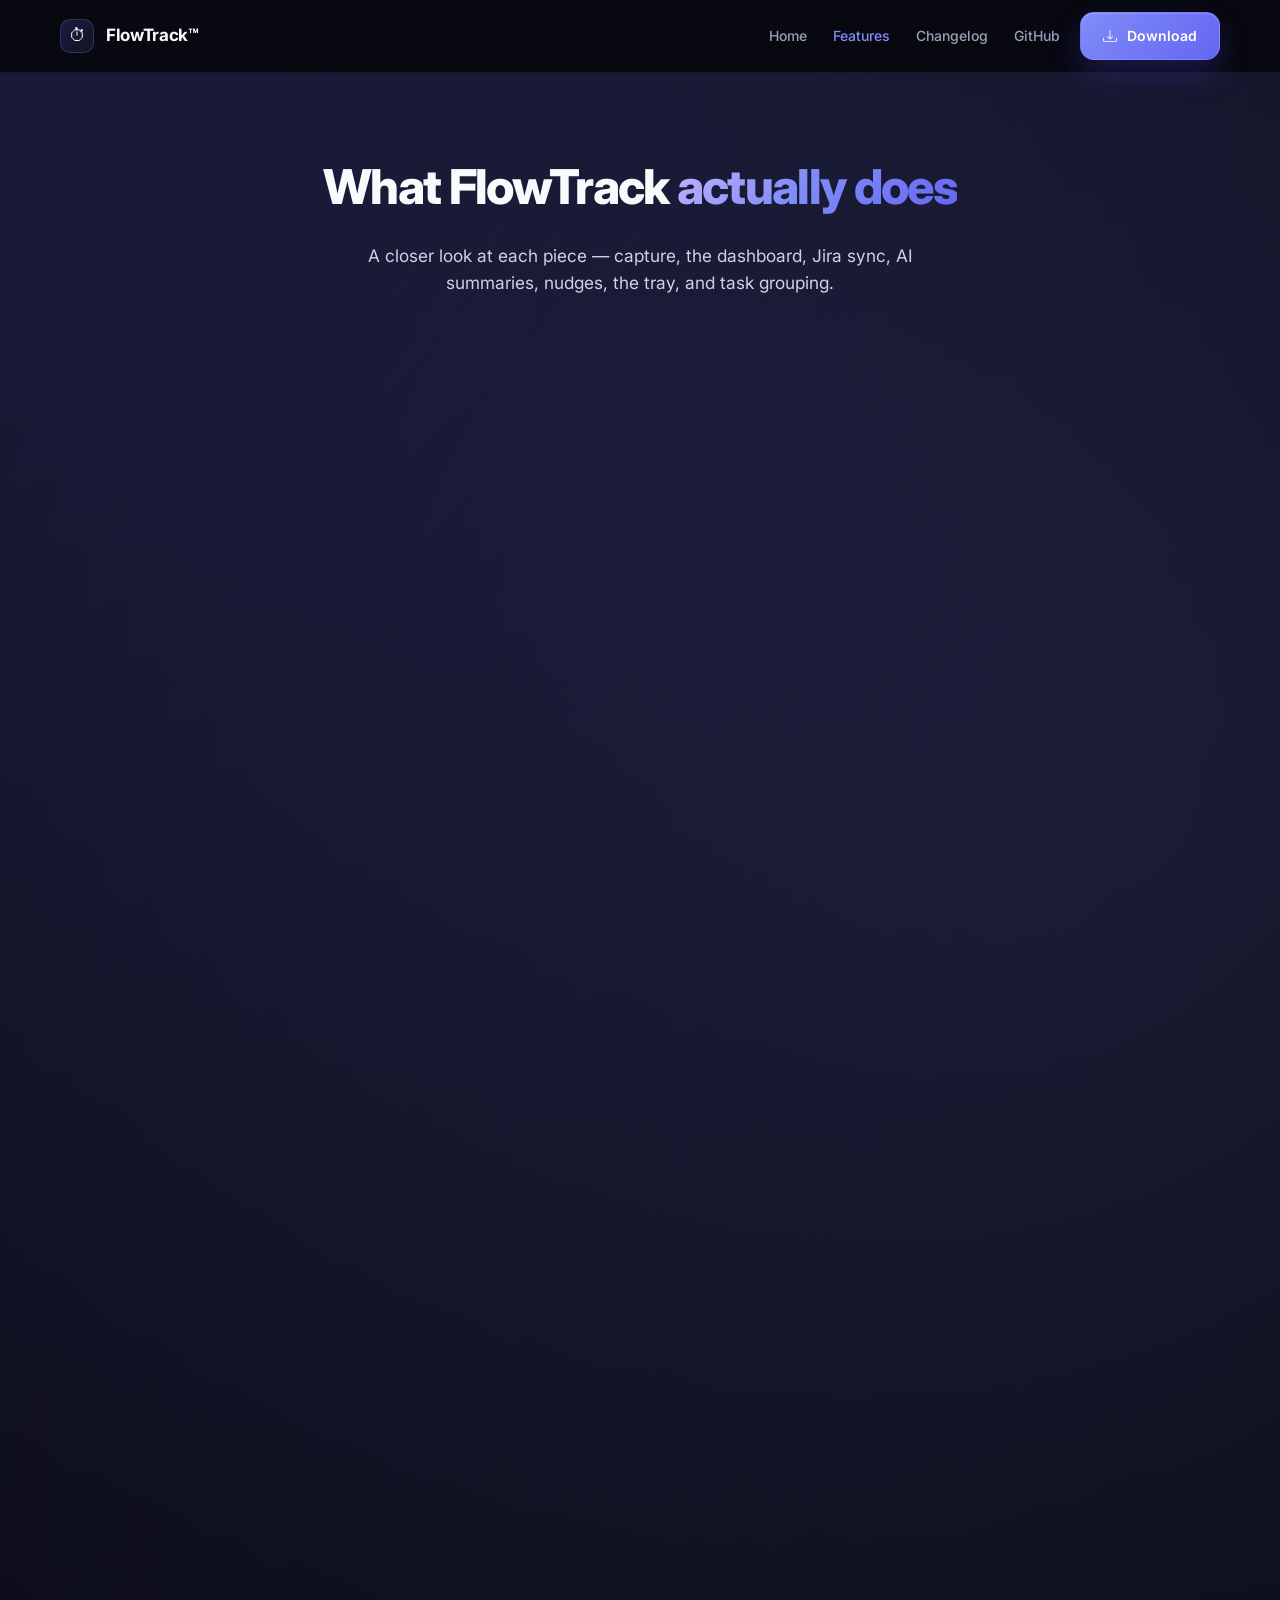
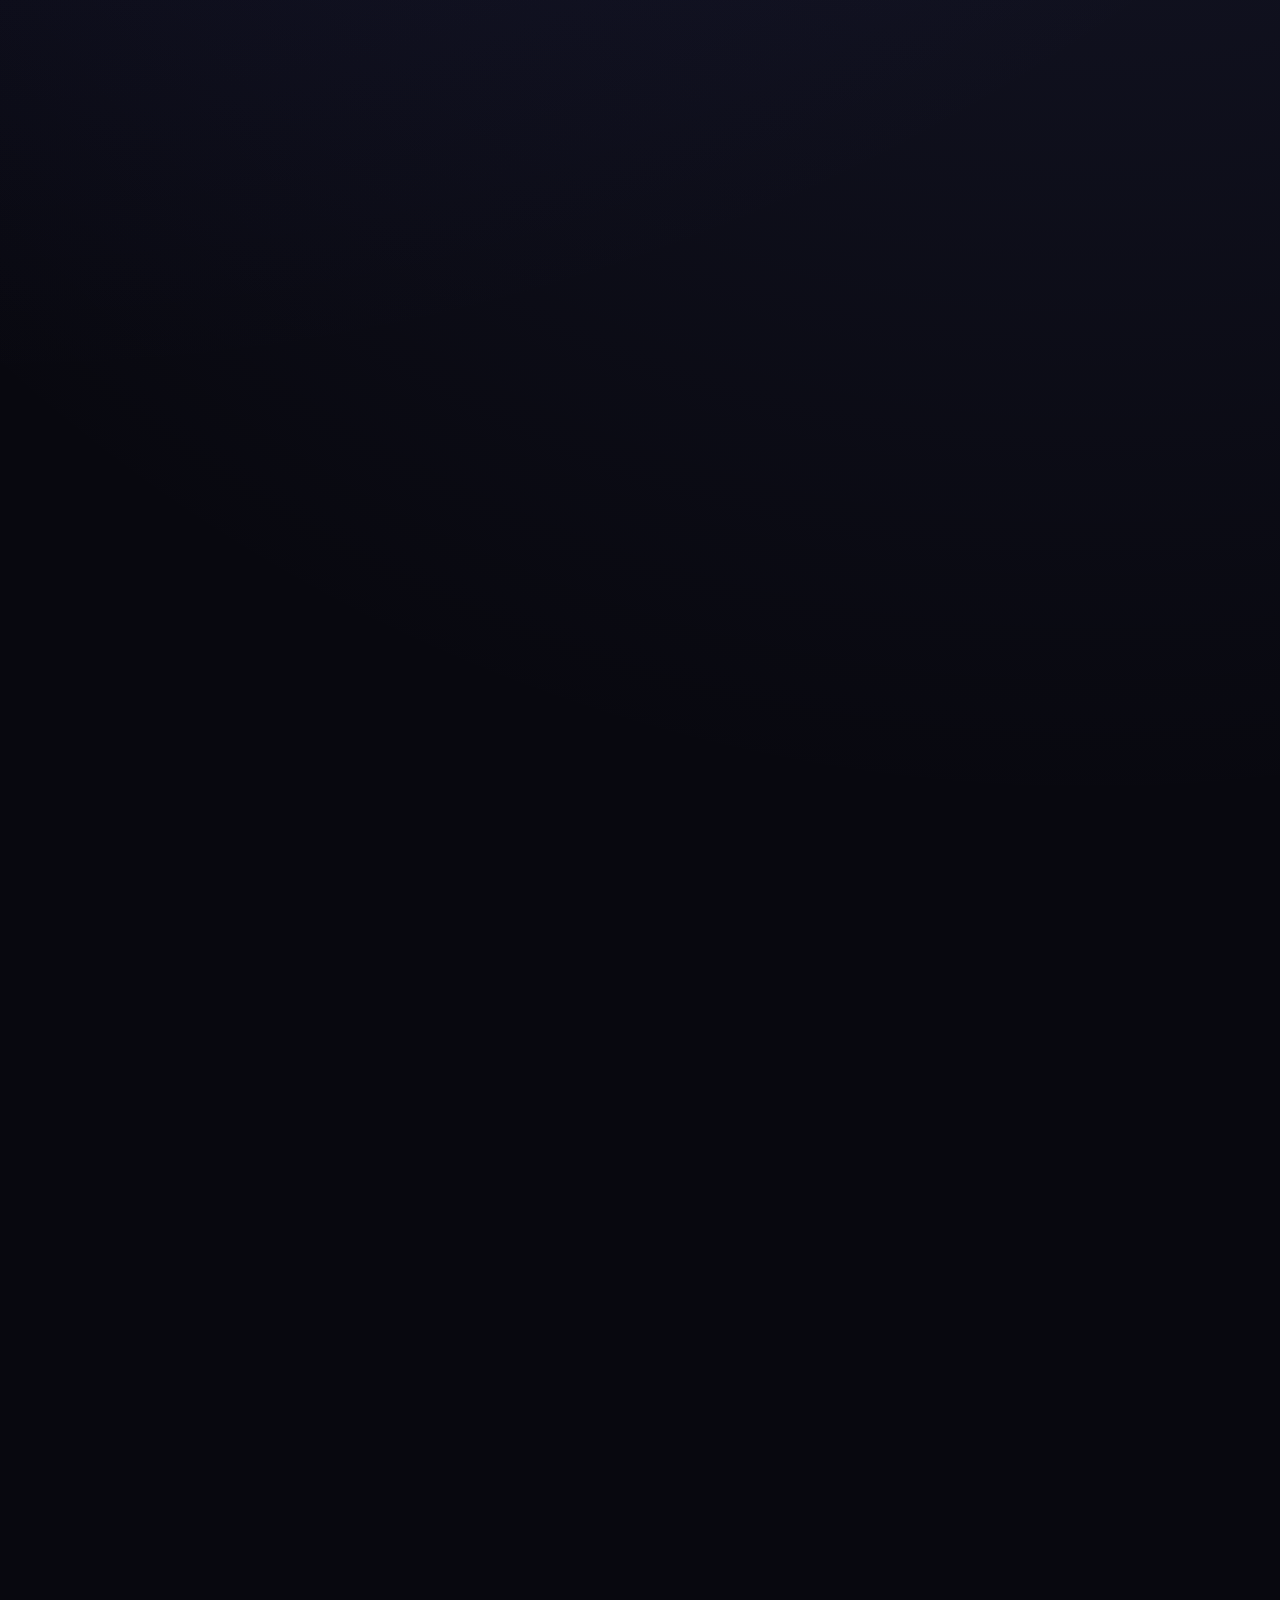
<file: docs/features.html>
<!DOCTYPE html>
<html lang="en">
<head>
  <meta charset="UTF-8">
  <meta name="viewport" content="width=device-width, initial-scale=1.0">
  <title>Features — FlowTrack</title>
  <meta name="description" content="A closer look at FlowTrack: Quick Capture, dashboard, Jira integration, AI summaries, smart nudges, the system tray, and task grouping.">
  <link rel="icon" type="image/x-icon" href="favicon.ico">
  <link rel="icon" type="image/png" sizes="32x32" href="favicon.png">
  <link rel="canonical" href="https://flowtrack.space/features.html">

  <meta property="og:type" content="website">
  <meta property="og:site_name" content="FlowTrack">
  <meta property="og:title" content="Features — FlowTrack">
  <meta property="og:description" content="Quick Capture, Jira integration, AI summaries, smart nudges, and the system tray — one at a time.">
  <meta property="og:url" content="https://flowtrack.space/features.html">
  <meta property="og:image" content="https://flowtrack.space/og.png">
  <meta property="og:image:width" content="1200">
  <meta property="og:image:height" content="630">
  <meta name="twitter:card" content="summary_large_image">
  <meta name="twitter:title" content="Features — FlowTrack">
  <meta name="twitter:description" content="Quick Capture, Jira integration, AI summaries, smart nudges, and the system tray — one at a time.">
  <meta name="twitter:image" content="https://flowtrack.space/og.png">

  <link rel="preconnect" href="https://fonts.googleapis.com">
  <link rel="preconnect" href="https://fonts.gstatic.com" crossorigin>
  <link href="https://fonts.googleapis.com/css2?family=Inter:wght@400;500;600;700;800&display=swap" rel="stylesheet">
  <link rel="stylesheet" href="styles.css">

  <style>
    .hero { padding: 76px 0 36px; text-align: center; }
    .hero h1 { font-size: clamp(2rem, 5vw, 3rem); font-weight: 800; letter-spacing: -0.035em; margin-bottom: 16px; }
    .hero p { color: var(--text-2); font-size: 1.08rem; max-width: 560px; margin: 0 auto; }

    .feature-section { padding: 72px 0; content-visibility: auto; contain-intrinsic-size: auto 420px; }
    .feature-row { display: grid; grid-template-columns: 1fr 1fr; gap: 56px; align-items: center; }
    .feature-row.reverse .feature-text { order: 2; }
    .feature-row.reverse .feature-mockup { order: 1; }
    .feature-text h2 { font-size: 1.55rem; font-weight: 700; margin-bottom: 12px; letter-spacing: -0.02em; }
    .feature-text p { color: var(--text-2); font-size: 0.97rem; line-height: 1.7; }
    .feature-tag {
      display: inline-block; font-size: 11px; font-weight: 600; text-transform: uppercase;
      letter-spacing: 0.08em; color: var(--accent-light); margin-bottom: 12px;
    }

    /* Mockups — solid backgrounds, no backdrop-filter (each blurred card
       was its own scroll-time compositing layer). */
    .mockup {
      background: var(--bg-surface);
      border: 1px solid var(--border);
      border-radius: var(--radius-xl);
      padding: 20px;
      box-shadow: var(--shadow);
      position: relative;
      overflow: hidden;
    }
    .mockup::before {
      content: '';
      position: absolute; top: 0; left: 0; right: 0; height: 1px;
      background: linear-gradient(90deg, transparent, rgba(129,140,248,0.3), transparent);
    }
    .mockup-bar { display: flex; gap: 6px; margin-bottom: 14px; padding-bottom: 12px; border-bottom: 1px solid var(--border); }
    .mockup-dot { width: 10px; height: 10px; border-radius: 50%; background: rgba(148,163,184,0.2); }

    .qc-input {
      background: var(--bg-soft); border: 1px solid var(--border-strong);
      border-radius: var(--radius-sm); padding: 10px 14px; color: var(--text-1);
      font-size: 13px; width: 100%; margin-bottom: 8px;
    }
    .qc-dropdown { background: var(--bg-surface-strong); border: 1px solid var(--border); border-radius: var(--radius-sm); overflow: hidden; }
    .qc-item { padding: 8px 14px; font-size: 12px; color: var(--text-2); border-bottom: 1px solid var(--border); }
    .qc-item.active { background: var(--accent-soft); color: var(--text-1); }

    .dash-stats { display: flex; gap: 12px; margin-bottom: 14px; }
    .dash-stat { flex: 1; background: var(--bg-soft); border-radius: var(--radius-sm); padding: 10px; text-align: center; border: 1px solid var(--border); }
    .dash-stat-val { font-size: 16px; font-weight: 700; color: var(--text-1); }
    .dash-stat-label { font-size: 10px; color: var(--text-3); text-transform: uppercase; }
    .timer-card {
      background: var(--bg-soft); border: 1px solid var(--border); border-radius: var(--radius-sm);
      padding: 10px 14px; margin-bottom: 8px; display: flex; justify-content: space-between; align-items: center;
    }
    .timer-title { font-size: 12px; color: var(--text-2); }
    .timer-badge { font-size: 11px; padding: 3px 8px; border-radius: 6px; font-weight: 600; background: rgba(52,211,153,0.15); color: var(--success); }
    .timer-badge.stopped { background: rgba(148,163,184,0.1); color: var(--text-3); }

    .jira-header { display: flex; justify-content: space-between; align-items: center; margin-bottom: 12px; }
    .jira-sync-btn { font-size: 11px; padding: 5px 10px; border-radius: 6px; background: var(--accent-soft); color: var(--accent-light); font-weight: 600; }
    .jira-ticket { display: flex; align-items: center; gap: 10px; padding: 8px 0; border-bottom: 1px solid var(--border); font-size: 12px; }
    .jira-key { color: var(--accent-light); font-weight: 600; min-width: 70px; }
    .jira-title { color: var(--text-2); flex: 1; }
    .jira-worklog { font-size: 10px; color: var(--success); }

    .ai-header { display: flex; justify-content: space-between; align-items: center; margin-bottom: 12px; }
    .ai-model { font-size: 11px; padding: 4px 10px; border-radius: 6px; background: var(--bg-soft); border: 1px solid var(--border); color: var(--text-3); }
    .ai-summary { font-size: 12px; color: var(--text-2); }
    .ai-bullet { padding: 4px 0; padding-left: 14px; position: relative; }
    .ai-bullet::before { content: '•'; position: absolute; left: 0; color: var(--accent-light); }

    .nudge-popup {
      background: var(--bg-surface-strong); border: 1px solid var(--border-strong);
      border-radius: var(--radius-lg); padding: 20px; text-align: center; max-width: 280px; margin: 0 auto;
    }
    .nudge-icon { font-size: 28px; margin-bottom: 8px; }
    .nudge-title { font-size: 14px; font-weight: 600; margin-bottom: 4px; }
    .nudge-desc { font-size: 12px; color: var(--text-3); margin-bottom: 14px; }
    .nudge-btns { display: flex; gap: 8px; justify-content: center; }
    .nudge-btn { font-size: 11px; padding: 7px 14px; border-radius: 8px; font-weight: 600; }
    .nudge-btn.primary { background: var(--accent); color: #fff; }
    .nudge-btn.secondary { background: rgba(255,255,255,0.05); color: var(--text-2); border: 1px solid var(--border); }

    .tray-menu { background: var(--bg-surface-strong); border: 1px solid var(--border); border-radius: var(--radius-md); padding: 6px; max-width: 240px; margin: 0 auto; }
    .tray-item { display: flex; align-items: center; justify-content: space-between; padding: 8px 12px; border-radius: 8px; font-size: 12px; color: var(--text-2); }
    .tray-item:hover { background: rgba(255,255,255,0.03); }
    .tray-time { color: var(--success); font-weight: 600; font-size: 11px; }
    .tray-sep { height: 1px; background: var(--border); margin: 4px 8px; }
    .tray-dot { width: 6px; height: 6px; border-radius: 50%; background: var(--success); margin-right: 8px; display: inline-block; }

    .task-group { margin-bottom: 10px; }
    .task-group-header {
      display: flex; align-items: center; gap: 8px; padding: 8px 12px;
      background: var(--accent-soft); border-radius: var(--radius-sm);
      font-size: 12px; font-weight: 600; color: var(--text-1);
    }
    .task-group-arrow { font-size: 10px; color: var(--text-3); }
    .task-group-time { margin-left: auto; color: var(--accent-light); font-size: 11px; }
    .task-session { padding: 6px 12px 6px 28px; font-size: 11px; color: var(--text-3); border-left: 2px solid var(--border); margin-left: 16px; }

    .cta-section { padding: 76px 0; text-align: center; }
    .cta-section h2 { font-size: 2rem; font-weight: 800; margin-bottom: 12px; letter-spacing: -0.03em; }
    .cta-section p { color: var(--text-2); margin-bottom: 26px; }

    @media (max-width: 768px) {
      .feature-row { grid-template-columns: 1fr; gap: 30px; }
      .feature-row.reverse .feature-text { order: 1; }
      .feature-row.reverse .feature-mockup { order: 2; }
      .nav-links { display: none; }
      .hero h1 { font-size: 1.8rem; }
      .dash-stats { flex-wrap: wrap; }
    }
  </style>
</head>
<body>
  <nav class="nav">
    <div class="nav-inner">
      <a href="index.html" class="nav-logo" aria-label="FlowTrack home">
        <div class="nav-logo-icon">⏱</div>
        <span class="nav-logo-text">FlowTrack™</span>
      </a>
      <ul class="nav-links">
        <li><a href="index.html">Home</a></li>
        <li><a href="features.html" class="active">Features</a></li>
        <li><a href="changelog.html">Changelog</a></li>
        <li><a href="https://github.com/harshit9466/flowtrack-releases" target="_blank" rel="noopener">GitHub</a></li>
      </ul>
      <a href="https://github.com/harshit9466/flowtrack-releases/releases/latest" class="btn-primary" target="_blank" rel="noopener">
        <svg width="14" height="14" viewBox="0 0 16 16" fill="currentColor" aria-hidden="true"><path d="M.5 9.9a.5.5 0 0 1 .5.5v2.5a1 1 0 0 0 1 1h12a1 1 0 0 0 1-1v-2.5a.5.5 0 0 1 1 0v2.5a2 2 0 0 1-2 2H2a2 2 0 0 1-2-2v-2.5a.5.5 0 0 1 .5-.5z"/><path d="M7.646 11.854a.5.5 0 0 0 .708 0l3-3a.5.5 0 0 0-.708-.708L8.5 10.293V1.5a.5.5 0 0 0-1 0v8.793L5.354 8.146a.5.5 0 1 0-.708.708l3 3z"/></svg>
        Download
      </a>
    </div>
  </nav>

  <section class="hero container">
    <h1>What FlowTrack <span class="gradient-text">actually does</span></h1>
    <p>A closer look at each piece — capture, the dashboard, Jira sync, AI summaries, nudges, the tray, and task grouping.</p>
  </section>

  <section class="feature-section container">
    <div class="feature-row">
      <div class="feature-text">
        <span class="feature-tag">Instant access</span>
        <h2>Quick Capture</h2>
        <p>Press <kbd>Ctrl+Shift+Space</kbd> anywhere to open a small frameless window. Start typing a ticket number and autocomplete fills in the rest. One keystroke to start the timer.</p>
      </div>
      <div class="feature-mockup">
        <div class="mockup" style="max-width:320px;margin-left:auto;">
          <div class="qc-input">FT-24 ▾ Implement user onboar…</div>
          <div class="qc-dropdown">
            <div class="qc-item active">FT-247 — Implement user onboarding flow</div>
            <div class="qc-item">FT-241 — Update API rate limits</div>
            <div class="qc-item">FT-240 — Fix dashboard render bug</div>
          </div>
        </div>
      </div>
    </div>
  </section>

  <section class="feature-section container">
    <div class="feature-row reverse">
      <div class="feature-text">
        <span class="feature-tag">At a glance</span>
        <h2>Dashboard</h2>
        <p>Live timer cards, daily totals, session counts, and your current streak. Timers and totals update as you work — the app pushes changes rather than polling for them.</p>
      </div>
      <div class="feature-mockup">
        <div class="mockup">
          <div class="mockup-bar"><div class="mockup-dot"></div><div class="mockup-dot"></div><div class="mockup-dot"></div></div>
          <div class="dash-stats">
            <div class="dash-stat"><div class="dash-stat-val">7:31</div><div class="dash-stat-label">Tracked</div></div>
            <div class="dash-stat"><div class="dash-stat-val">8</div><div class="dash-stat-label">Sessions</div></div>
            <div class="dash-stat"><div class="dash-stat-val">🔥 3</div><div class="dash-stat-label">Day streak</div></div>
          </div>
          <div class="timer-card"><span class="timer-title">FT-247 Onboarding flow</span><span class="timer-badge">1:24:03</span></div>
          <div class="timer-card"><span class="timer-title">FT-189 API refactor</span><span class="timer-badge stopped">45m</span></div>
          <div class="timer-card"><span class="timer-title">Sprint planning</span><span class="timer-badge stopped">30m</span></div>
        </div>
      </div>
    </div>
  </section>

  <section class="feature-section container">
    <div class="feature-row">
      <div class="feature-text">
        <span class="feature-tag">Seamless sync</span>
        <h2>Jira Integration</h2>
        <p>Connect via OAuth PKCE — no API token to generate. Sync your sprint backlog, and auto-push worklogs when you stop a timer instead of entering time in Jira by hand.</p>
      </div>
      <div class="feature-mockup">
        <div class="mockup">
          <div class="jira-header">
            <span style="font-size:13px;font-weight:600;">Sprint 14 — Active</span>
            <span class="jira-sync-btn">↻ Sync</span>
          </div>
          <div class="jira-ticket"><span class="jira-key">FT-247</span><span class="jira-title">Implement onboarding flow</span><span class="jira-worklog">✓ logged</span></div>
          <div class="jira-ticket"><span class="jira-key">FT-241</span><span class="jira-title">Update API rate limits</span><span class="jira-worklog">✓ logged</span></div>
          <div class="jira-ticket"><span class="jira-key">FT-238</span><span class="jira-title">Add export to CSV</span><span style="font-size:10px;color:var(--text-3)">—</span></div>
          <div class="jira-ticket" style="border:none;"><span class="jira-key">FT-235</span><span class="jira-title">Fix timezone offset bug</span><span class="jira-worklog">✓ logged</span></div>
        </div>
      </div>
    </div>
  </section>

  <section class="feature-section container">
    <div class="feature-row reverse">
      <div class="feature-text">
        <span class="feature-tag">Optional AI</span>
        <h2>AI Assistant</h2>
        <p>Generate end-of-day summaries, morning plans, and task descriptions from real session data. Your choice of six providers — from the Claude and OpenAI APIs to a local Ollama model if you'd rather nothing leave your machine.</p>
      </div>
      <div class="feature-mockup">
        <div class="mockup">
          <div class="ai-header">
            <span style="font-size:13px;font-weight:600;">EOD summary</span>
            <span class="ai-model">Claude ▾</span>
          </div>
          <div class="ai-summary">
            <div class="ai-bullet">Completed onboarding flow implementation (2h 15m)</div>
            <div class="ai-bullet">Fixed 3 API rate-limit edge cases (45m)</div>
            <div class="ai-bullet">Sprint planning and backlog grooming (30m)</div>
            <div class="ai-bullet">Code review for PR #142 — auth module (25m)</div>
          </div>
          <div style="margin-top:12px;padding-top:10px;border-top:1px solid var(--border);font-size:11px;color:var(--text-3);">Total: 7h 31m across 8 sessions</div>
        </div>
      </div>
    </div>
  </section>

  <section class="feature-section container">
    <div class="feature-row">
      <div class="feature-text">
        <span class="feature-tag">Context-aware</span>
        <h2>Smart Nudges</h2>
        <p>FlowTrack notices when you return from idle, when you're working without a timer, and when a meeting starts — and offers the right action at that moment. Every nudge type can be turned off.</p>
      </div>
      <div class="feature-mockup">
        <div class="nudge-popup">
          <div class="nudge-icon">👋</div>
          <div class="nudge-title">You were away for 12 minutes</div>
          <div class="nudge-desc">What would you like to do with that time?</div>
          <div class="nudge-btns">
            <span class="nudge-btn primary">Log as task</span>
            <span class="nudge-btn secondary">Count as break</span>
          </div>
        </div>
      </div>
    </div>
  </section>

  <section class="feature-section container">
    <div class="feature-row reverse">
      <div class="feature-text">
        <span class="feature-tag">Always there</span>
        <h2>System Tray</h2>
        <p>Your active timers sit in the system tray, each with its running total. Stop any of them straight from the tray menu without switching windows.</p>
      </div>
      <div class="feature-mockup">
        <div class="tray-menu">
          <div class="tray-item"><span><span class="tray-dot"></span>FT-247 Onboarding</span><span class="tray-time">1:24:03</span></div>
          <div class="tray-item"><span><span class="tray-dot"></span>Sprint planning</span><span class="tray-time">0:30:11</span></div>
          <div class="tray-sep"></div>
          <div class="tray-item"><span>⏹ Stop FT-247</span></div>
          <div class="tray-item"><span>⏹ Stop Sprint planning</span></div>
          <div class="tray-sep"></div>
          <div class="tray-item"><span>📋 Open dashboard</span></div>
          <div class="tray-item"><span>🚪 Quit FlowTrack</span></div>
        </div>
      </div>
    </div>
  </section>

  <section class="feature-section container">
    <div class="feature-row">
      <div class="feature-text">
        <span class="feature-tag">Organised</span>
        <h2>Task Grouping</h2>
        <p>Sessions are grouped under tasks by ticket number. Expand a task to see its session history, or collapse it for a clean summary with the total time.</p>
      </div>
      <div class="feature-mockup">
        <div class="mockup">
          <div class="task-group">
            <div class="task-group-header"><span class="task-group-arrow">▼</span> FT-247 Implement onboarding flow <span class="task-group-time">3h 45m</span></div>
            <div class="task-session">Today 9:00–11:15 — 2h 15m</div>
            <div class="task-session">Yesterday 14:00–15:30 — 1h 30m</div>
          </div>
          <div class="task-group">
            <div class="task-group-header"><span class="task-group-arrow">▶</span> FT-241 Update API rate limits <span class="task-group-time">1h 20m</span></div>
          </div>
          <div class="task-group">
            <div class="task-group-header"><span class="task-group-arrow">▶</span> Sprint planning (ad-hoc) <span class="task-group-time">30m</span></div>
          </div>
        </div>
      </div>
    </div>
  </section>

  <section class="cta-section container">
    <h2>That's the <span class="gradient-text">whole app</span></h2>
    <p>Download it and set it up in about a minute.</p>
    <a href="https://github.com/harshit9466/flowtrack-releases/releases/latest" class="btn-primary btn-lg" target="_blank" rel="noopener">
      <svg width="16" height="16" viewBox="0 0 16 16" fill="currentColor" aria-hidden="true"><path d="M.5 9.9a.5.5 0 0 1 .5.5v2.5a1 1 0 0 0 1 1h12a1 1 0 0 0 1-1v-2.5a.5.5 0 0 1 1 0v2.5a2 2 0 0 1-2 2H2a2 2 0 0 1-2-2v-2.5a.5.5 0 0 1 .5-.5z"/><path d="M7.646 11.854a.5.5 0 0 0 .708 0l3-3a.5.5 0 0 0-.708-.708L8.5 10.293V1.5a.5.5 0 0 0-1 0v8.793L5.354 8.146a.5.5 0 1 0-.708.708l3 3z"/></svg>
      Download for Windows
    </a>
  </section>

  <footer class="footer">
    <div class="footer-inner">
      <a href="index.html" class="footer-logo">
        <div class="footer-logo-icon">⏱</div>
        <span class="footer-logo-text">FlowTrack™</span>
      </a>
      <div class="footer-links">
        <a href="https://github.com/harshit9466/flowtrack-releases" target="_blank" rel="noopener">GitHub</a>
        <a href="index.html">Home</a>
        <a href="changelog.html">Changelog</a>
        <a href="privacy.html">Privacy</a>
        <span>Built by <a href="https://github.com/harshit9466" target="_blank" rel="noopener" class="author-link">Harshit</a></span>
      </div>
    </div>
  </footer>
</body>
</html>
</file>
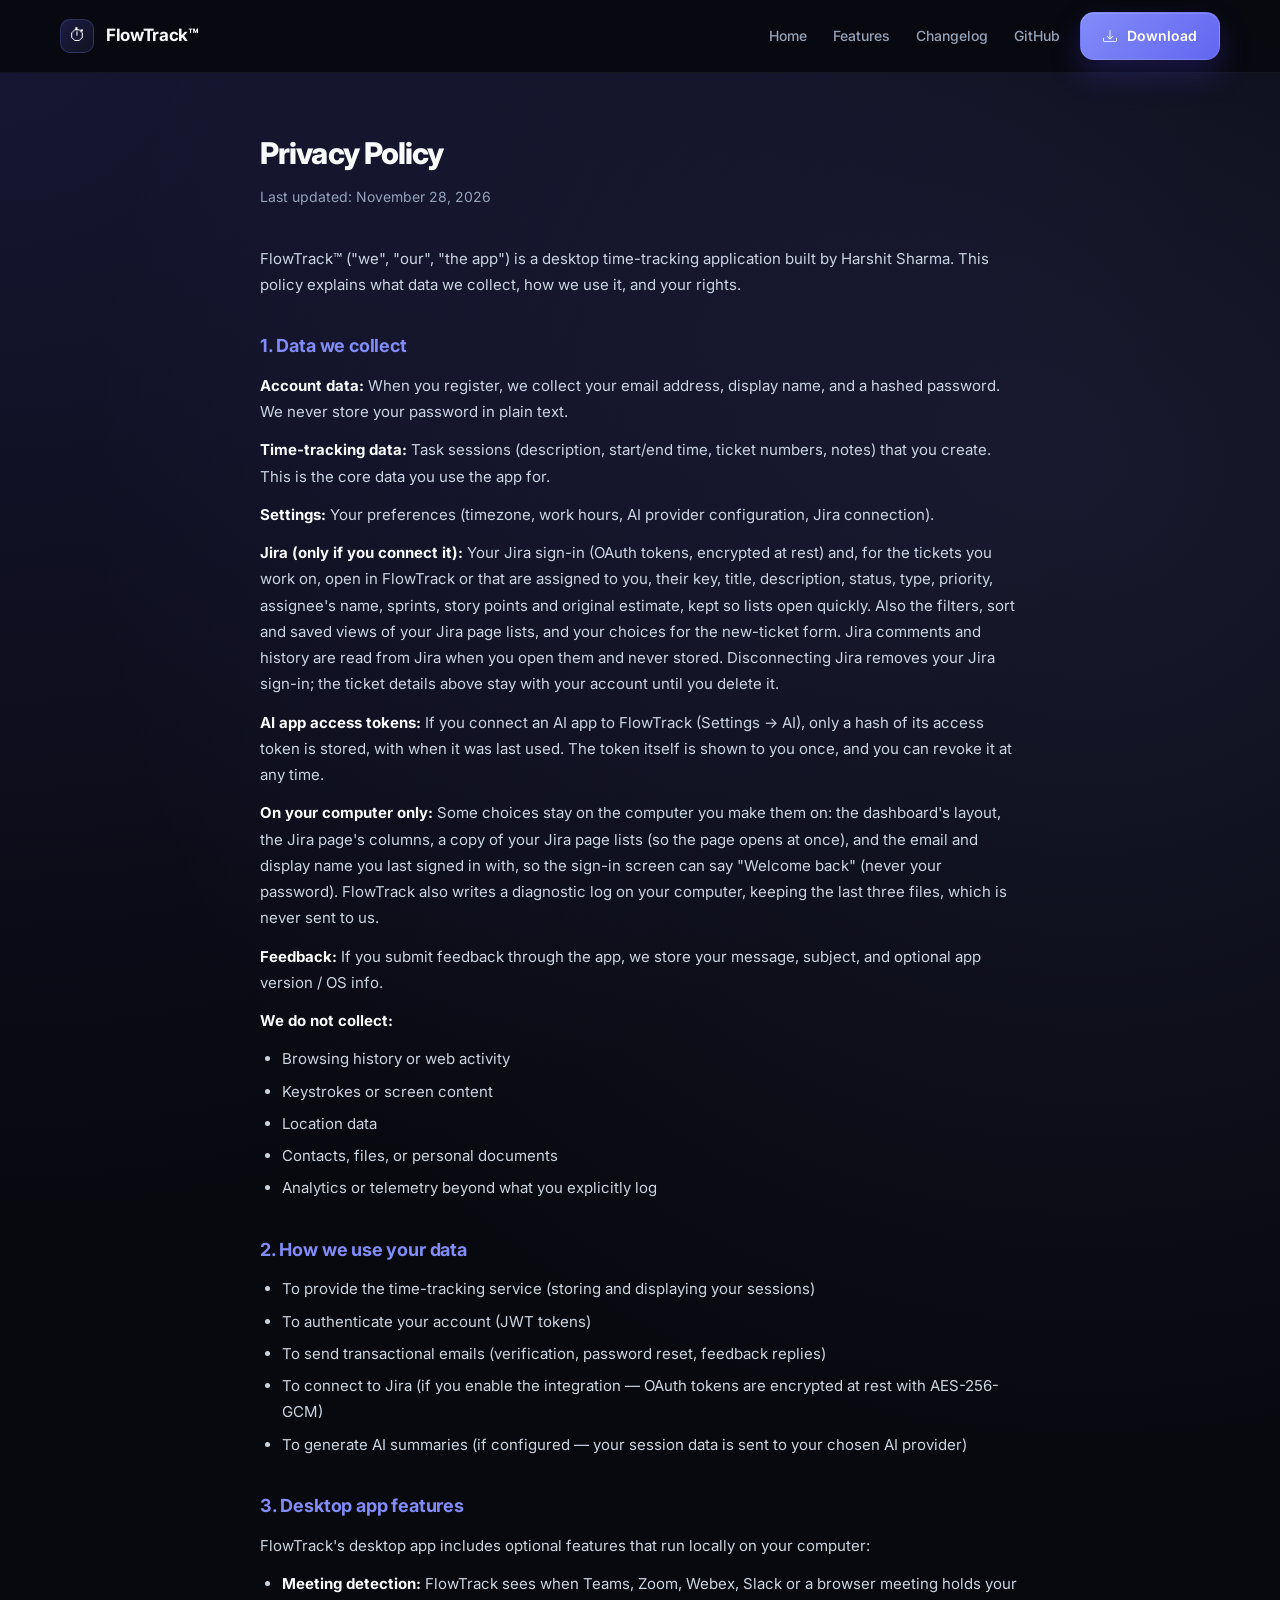
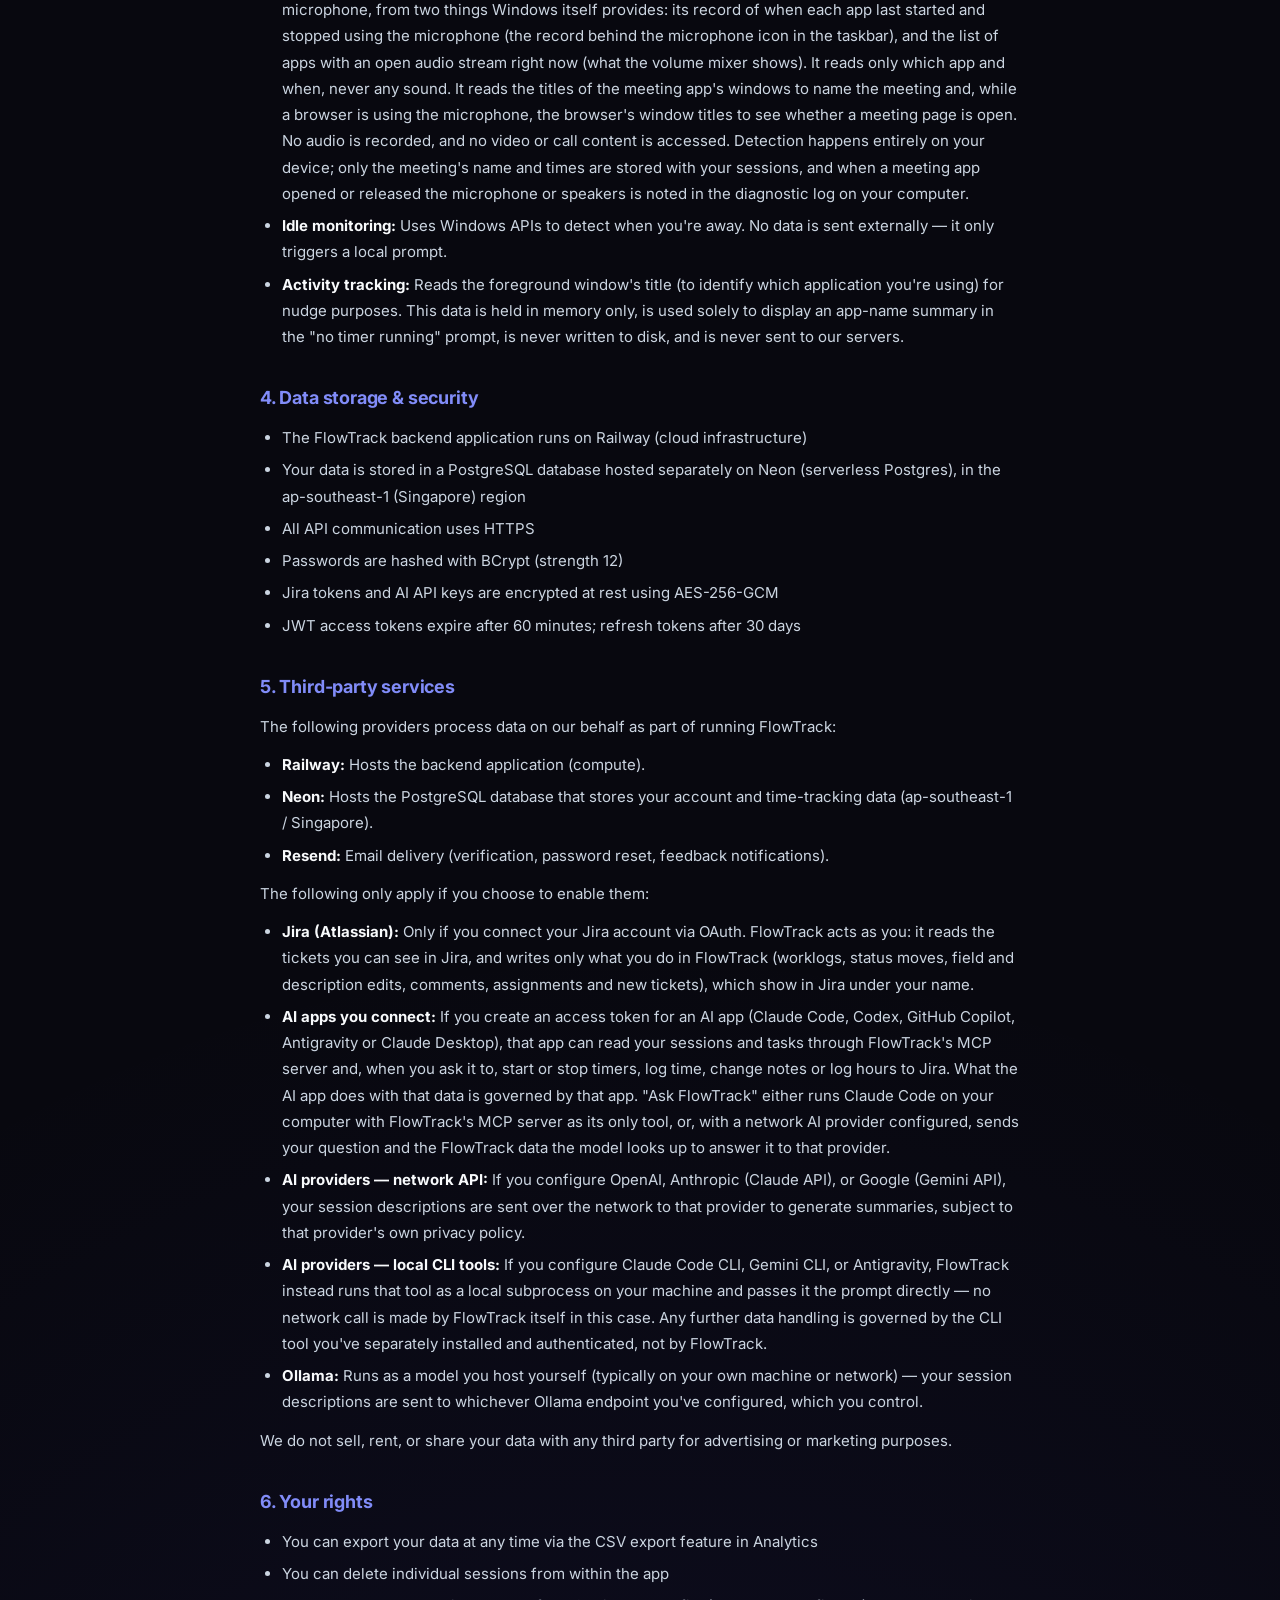
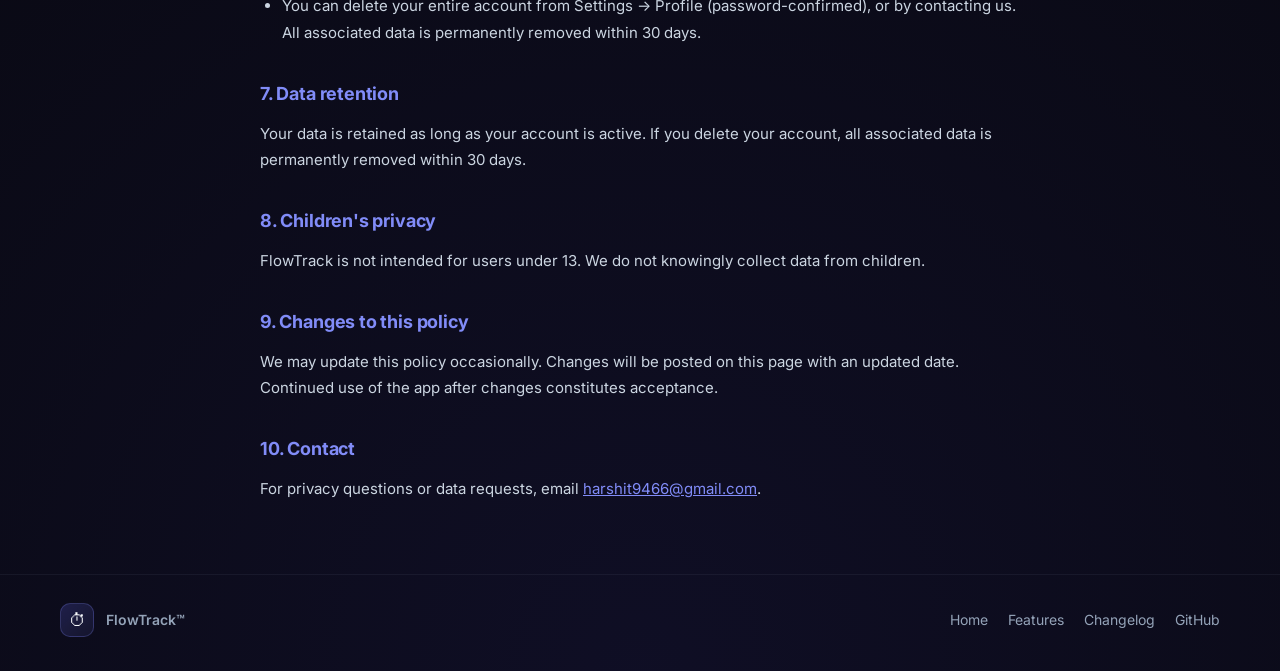
<file: docs/privacy.html>
<!DOCTYPE html>
<html lang="en">
<head>
  <meta charset="UTF-8">
  <meta name="viewport" content="width=device-width, initial-scale=1.0">
  <title>Privacy Policy — FlowTrack</title>
  <meta name="description" content="What data FlowTrack collects, how it's used, where it's stored, and your rights.">
  <link rel="icon" type="image/x-icon" href="favicon.ico">
  <link rel="icon" type="image/png" sizes="32x32" href="favicon.png">
  <link rel="canonical" href="https://flowtrack.space/privacy.html">
  <meta name="robots" content="noindex">

  <link rel="preconnect" href="https://fonts.googleapis.com">
  <link rel="preconnect" href="https://fonts.gstatic.com" crossorigin>
  <link href="https://fonts.googleapis.com/css2?family=Inter:wght@400;500;600;700;800&display=swap" rel="stylesheet">
  <link rel="stylesheet" href="styles.css">

  <style>
    .legal { width: min(760px, calc(100% - 40px)); margin: 0 auto; padding: 56px 0 20px; }
    .legal h1 { font-size: 30px; font-weight: 800; letter-spacing: -0.03em; margin-bottom: 8px; }
    .legal .updated { color: var(--text-3); font-size: 14px; margin-bottom: 36px; }
    .legal h2 { color: var(--accent-light); font-size: 18px; font-weight: 700; margin: 34px 0 12px; letter-spacing: -0.01em; }
    .legal p, .legal li { font-size: 15px; color: var(--text-2); margin-bottom: 12px; line-height: 1.75; }
    .legal ul { padding-left: 22px; margin-bottom: 12px; }
    .legal li { margin-bottom: 6px; }
    .legal strong { color: var(--text-1); }
    .legal a { color: var(--accent-light); }

    @media (max-width: 640px) { .nav-links { display: none; } }
  </style>
</head>
<body>
  <nav class="nav">
    <div class="nav-inner">
      <a href="index.html" class="nav-logo" aria-label="FlowTrack home">
        <div class="nav-logo-icon">⏱</div>
        <span class="nav-logo-text">FlowTrack™</span>
      </a>
      <ul class="nav-links">
        <li><a href="index.html">Home</a></li>
        <li><a href="features.html">Features</a></li>
        <li><a href="changelog.html">Changelog</a></li>
        <li><a href="https://github.com/harshit9466/flowtrack-releases" target="_blank" rel="noopener">GitHub</a></li>
      </ul>
      <a href="https://github.com/harshit9466/flowtrack-releases/releases/latest" class="btn-primary" target="_blank" rel="noopener">
        <svg width="14" height="14" viewBox="0 0 16 16" fill="currentColor" aria-hidden="true"><path d="M.5 9.9a.5.5 0 0 1 .5.5v2.5a1 1 0 0 0 1 1h12a1 1 0 0 0 1-1v-2.5a.5.5 0 0 1 1 0v2.5a2 2 0 0 1-2 2H2a2 2 0 0 1-2-2v-2.5a.5.5 0 0 1 .5-.5z"/><path d="M7.646 11.854a.5.5 0 0 0 .708 0l3-3a.5.5 0 0 0-.708-.708L8.5 10.293V1.5a.5.5 0 0 0-1 0v8.793L5.354 8.146a.5.5 0 1 0-.708.708l3 3z"/></svg>
        Download
      </a>
    </div>
  </nav>

  <main class="legal">
    <h1>Privacy Policy</h1>
    <p class="updated">Last updated: November 28, 2026</p>

    <p>FlowTrack™ ("we", "our", "the app") is a desktop time-tracking application built by Harshit Sharma. This policy explains what data we collect, how we use it, and your rights.</p>

    <h2>1. Data we collect</h2>
    <p><strong>Account data:</strong> When you register, we collect your email address, display name, and a hashed password. We never store your password in plain text.</p>
    <p><strong>Time-tracking data:</strong> Task sessions (description, start/end time, ticket numbers, notes) that you create. This is the core data you use the app for.</p>
    <p><strong>Settings:</strong> Your preferences (timezone, work hours, AI provider configuration, Jira connection).</p>
    <p><strong>Jira (only if you connect it):</strong> Your Jira sign-in (OAuth tokens, encrypted at rest) and, for the tickets you work on, open in FlowTrack or that are assigned to you, their key, title, description, status, type, priority, assignee's name, sprints, story points and original estimate, kept so lists open quickly. Also the filters, sort and saved views of your Jira page lists, and your choices for the new-ticket form. Jira comments and history are read from Jira when you open them and never stored. Disconnecting Jira removes your Jira sign-in; the ticket details above stay with your account until you delete it.</p>
    <p><strong>AI app access tokens:</strong> If you connect an AI app to FlowTrack (Settings → AI), only a hash of its access token is stored, with when it was last used. The token itself is shown to you once, and you can revoke it at any time.</p>
    <p><strong>On your computer only:</strong> Some choices stay on the computer you make them on: the dashboard's layout, the Jira page's columns, a copy of your Jira page lists (so the page opens at once), and the email and display name you last signed in with, so the sign-in screen can say "Welcome back" (never your password). FlowTrack also writes a diagnostic log on your computer, keeping the last three files, which is never sent to us.</p>
    <p><strong>Feedback:</strong> If you submit feedback through the app, we store your message, subject, and optional app version / OS info.</p>
    <p><strong>We do not collect:</strong></p>
    <ul>
      <li>Browsing history or web activity</li>
      <li>Keystrokes or screen content</li>
      <li>Location data</li>
      <li>Contacts, files, or personal documents</li>
      <li>Analytics or telemetry beyond what you explicitly log</li>
    </ul>

    <h2>2. How we use your data</h2>
    <ul>
      <li>To provide the time-tracking service (storing and displaying your sessions)</li>
      <li>To authenticate your account (JWT tokens)</li>
      <li>To send transactional emails (verification, password reset, feedback replies)</li>
      <li>To connect to Jira (if you enable the integration — OAuth tokens are encrypted at rest with AES-256-GCM)</li>
      <li>To generate AI summaries (if configured — your session data is sent to your chosen AI provider)</li>
    </ul>

    <h2>3. Desktop app features</h2>
    <p>FlowTrack's desktop app includes optional features that run locally on your computer:</p>
    <ul>
      <li><strong>Meeting detection:</strong> FlowTrack sees when Teams, Zoom, Webex, Slack or a browser meeting holds your microphone, from two things Windows itself provides: its record of when each app last started and stopped using the microphone (the record behind the microphone icon in the taskbar), and the list of apps with an open audio stream right now (what the volume mixer shows). It reads only which app and when, never any sound. It reads the titles of the meeting app's windows to name the meeting and, while a browser is using the microphone, the browser's window titles to see whether a meeting page is open. No audio is recorded, and no video or call content is accessed. Detection happens entirely on your device; only the meeting's name and times are stored with your sessions, and when a meeting app opened or released the microphone or speakers is noted in the diagnostic log on your computer.</li>
      <li><strong>Idle monitoring:</strong> Uses Windows APIs to detect when you're away. No data is sent externally — it only triggers a local prompt.</li>
      <li><strong>Activity tracking:</strong> Reads the foreground window's title (to identify which application you're using) for nudge purposes. This data is held in memory only, is used solely to display an app-name summary in the "no timer running" prompt, is never written to disk, and is never sent to our servers.</li>
    </ul>

    <h2>4. Data storage &amp; security</h2>
    <ul>
      <li>The FlowTrack backend application runs on Railway (cloud infrastructure)</li>
      <li>Your data is stored in a PostgreSQL database hosted separately on Neon (serverless Postgres), in the ap-southeast-1 (Singapore) region</li>
      <li>All API communication uses HTTPS</li>
      <li>Passwords are hashed with BCrypt (strength 12)</li>
      <li>Jira tokens and AI API keys are encrypted at rest using AES-256-GCM</li>
      <li>JWT access tokens expire after 60 minutes; refresh tokens after 30 days</li>
    </ul>

    <h2>5. Third-party services</h2>
    <p>The following providers process data on our behalf as part of running FlowTrack:</p>
    <ul>
      <li><strong>Railway:</strong> Hosts the backend application (compute).</li>
      <li><strong>Neon:</strong> Hosts the PostgreSQL database that stores your account and time-tracking data (ap-southeast-1 / Singapore).</li>
      <li><strong>Resend:</strong> Email delivery (verification, password reset, feedback notifications).</li>
    </ul>
    <p>The following only apply if you choose to enable them:</p>
    <ul>
      <li><strong>Jira (Atlassian):</strong> Only if you connect your Jira account via OAuth. FlowTrack acts as you: it reads the tickets you can see in Jira, and writes only what you do in FlowTrack (worklogs, status moves, field and description edits, comments, assignments and new tickets), which show in Jira under your name.</li>
      <li><strong>AI apps you connect:</strong> If you create an access token for an AI app (Claude Code, Codex, GitHub Copilot, Antigravity or Claude Desktop), that app can read your sessions and tasks through FlowTrack's MCP server and, when you ask it to, start or stop timers, log time, change notes or log hours to Jira. What the AI app does with that data is governed by that app. "Ask FlowTrack" either runs Claude Code on your computer with FlowTrack's MCP server as its only tool, or, with a network AI provider configured, sends your question and the FlowTrack data the model looks up to answer it to that provider.</li>
      <li><strong>AI providers — network API:</strong> If you configure OpenAI, Anthropic (Claude API), or Google (Gemini API), your session descriptions are sent over the network to that provider to generate summaries, subject to that provider's own privacy policy.</li>
      <li><strong>AI providers — local CLI tools:</strong> If you configure Claude Code CLI, Gemini CLI, or Antigravity, FlowTrack instead runs that tool as a local subprocess on your machine and passes it the prompt directly — no network call is made by FlowTrack itself in this case. Any further data handling is governed by the CLI tool you've separately installed and authenticated, not by FlowTrack.</li>
      <li><strong>Ollama:</strong> Runs as a model you host yourself (typically on your own machine or network) — your session descriptions are sent to whichever Ollama endpoint you've configured, which you control.</li>
    </ul>
    <p>We do not sell, rent, or share your data with any third party for advertising or marketing purposes.</p>

    <h2>6. Your rights</h2>
    <ul>
      <li>You can export your data at any time via the CSV export feature in Analytics</li>
      <li>You can delete individual sessions from within the app</li>
      <li>You can delete your entire account from Settings → Profile (password-confirmed), or by contacting us. All associated data is permanently removed within 30 days.</li>
    </ul>

    <h2>7. Data retention</h2>
    <p>Your data is retained as long as your account is active. If you delete your account, all associated data is permanently removed within 30 days.</p>

    <h2>8. Children's privacy</h2>
    <p>FlowTrack is not intended for users under 13. We do not knowingly collect data from children.</p>

    <h2>9. Changes to this policy</h2>
    <p>We may update this policy occasionally. Changes will be posted on this page with an updated date. Continued use of the app after changes constitutes acceptance.</p>

    <h2>10. Contact</h2>
    <p>For privacy questions or data requests, email <a href="mailto:harshit9466@gmail.com">harshit9466@gmail.com</a>.</p>
  </main>

  <footer class="footer">
    <div class="footer-inner">
      <a href="index.html" class="footer-logo">
        <div class="footer-logo-icon">⏱</div>
        <span class="footer-logo-text">FlowTrack™</span>
      </a>
      <div class="footer-links">
        <a href="index.html">Home</a>
        <a href="features.html">Features</a>
        <a href="changelog.html">Changelog</a>
        <a href="https://github.com/harshit9466/flowtrack-releases" target="_blank" rel="noopener">GitHub</a>
      </div>
    </div>
  </footer>
</body>
</html>
</file>
<file: docs/styles.css>
/* FlowTrack — shared design system.
   One source of truth for tokens, layout, nav, buttons, footer.
   Page-specific rules live in each page's inline <style>. */

:root {
  --bg: #08080f;
  --bg-soft: #0d1020;
  --bg-surface: #10131f;
  --bg-surface-strong: #131826;
  --text-1: #f8fafc;
  --text-2: #cbd5e1;
  --text-3: #94a3b8;
  --border: rgba(148, 163, 184, 0.16);
  --border-strong: rgba(129, 140, 248, 0.24);
  --accent: #6366f1;
  --accent-light: #818cf8;
  --accent-soft: rgba(99, 102, 241, 0.16);
  --success: #34d399;
  --warning: #fbbf24;
  --shadow: 0 18px 40px rgba(0, 0, 0, 0.4);
  --shadow-soft: 0 12px 28px rgba(0, 0, 0, 0.32);
  --max-width: 1160px;
  --radius-xl: 24px;
  --radius-lg: 18px;
  --radius-md: 14px;
  --radius-sm: 10px;
}

* { box-sizing: border-box; margin: 0; }
html { scroll-behavior: smooth; }

body {
  font-family: 'Inter', system-ui, -apple-system, BlinkMacSystemFont, 'Segoe UI', sans-serif;
  color: var(--text-1);
  background:
    radial-gradient(circle at top left, rgba(99, 102, 241, 0.16), transparent 30%),
    radial-gradient(circle at 85% 12%, rgba(129, 140, 248, 0.13), transparent 28%),
    radial-gradient(circle at 50% 100%, rgba(79, 70, 229, 0.10), transparent 34%),
    var(--bg);
  min-height: 100vh;
  line-height: 1.6;
  overflow-x: hidden;
}

a { color: inherit; }
img { max-width: 100%; }
code, kbd { font-family: 'SFMono-Regular', Consolas, 'Liberation Mono', Menlo, monospace; }

.container {
  width: min(var(--max-width), calc(100% - 40px));
  margin: 0 auto;
}

.gradient-text {
  background: linear-gradient(135deg, #c4b5fd 0%, #818cf8 45%, #6366f1 100%);
  -webkit-background-clip: text;
  background-clip: text;
  color: transparent;
}

.label-pill,
.hero-badge {
  display: inline-flex;
  align-items: center;
  gap: 10px;
  padding: 9px 14px;
  border-radius: 999px;
  border: 1px solid rgba(129, 140, 248, 0.2);
  background: rgba(17, 20, 32, 0.9);
  color: var(--text-2);
  font-size: 12px;
  font-weight: 600;
  letter-spacing: 0.08em;
  text-transform: uppercase;
}

.pulse-dot,
.tray-dot {
  width: 8px;
  height: 8px;
  border-radius: 50%;
  background: var(--success);
  box-shadow: 0 0 12px rgba(52, 211, 153, 0.45);
}

/* ── Nav ─────────────────────────────────────────────
   Opaque, no backdrop-filter. A blurred sticky bar re-samples the
   full-width strip behind it every scroll frame — the main reason the
   pages felt janky on desktop but fine on a narrow phone viewport. */
.nav {
  position: sticky;
  top: 0;
  z-index: 50;
  background: rgba(8, 8, 15, 0.94);
  border-bottom: 1px solid rgba(148, 163, 184, 0.09);
}

.nav-inner {
  width: min(var(--max-width), calc(100% - 40px));
  margin: 0 auto;
  min-height: 72px;
  display: flex;
  align-items: center;
  justify-content: space-between;
  gap: 20px;
}

.nav-logo,
.footer-logo {
  display: inline-flex;
  align-items: center;
  gap: 12px;
  text-decoration: none;
}

.nav-logo-icon,
.footer-logo-icon {
  width: 34px;
  height: 34px;
  border-radius: 10px;
  display: inline-flex;
  align-items: center;
  justify-content: center;
  font-size: 17px;
  background: linear-gradient(135deg, rgba(99, 102, 241, 0.22), rgba(129, 140, 248, 0.08));
  border: 1px solid rgba(129, 140, 248, 0.24);
}

.nav-logo-text {
  font-size: 17px;
  font-weight: 700;
  letter-spacing: -0.02em;
}

.nav-links {
  display: flex;
  align-items: center;
  gap: 26px;
  list-style: none;
  padding: 0;
  margin: 0 0 0 auto;
}

.nav-links a {
  text-decoration: none;
  color: var(--text-3);
  font-size: 14px;
  font-weight: 500;
  transition: color 0.18s ease;
}

.nav-links a:hover,
.nav-links a.active,
.footer-links a:hover { color: var(--text-1); }
.nav-links a.active { color: var(--accent-light); }

/* ── Buttons ─────────────────────────────────────────── */
.btn-primary,
.btn-secondary {
  display: inline-flex;
  align-items: center;
  justify-content: center;
  gap: 10px;
  border-radius: 14px;
  font-weight: 600;
  text-decoration: none;
  transition: transform 0.18s ease, box-shadow 0.18s ease, border-color 0.18s ease, background 0.18s ease;
  white-space: nowrap;
  padding: 12px 22px;
  font-size: 14px;
}

.btn-primary {
  background: linear-gradient(135deg, var(--accent-light), var(--accent));
  color: #fff;
  border: 1px solid rgba(196, 181, 253, 0.18);
  box-shadow: 0 14px 30px rgba(79, 70, 229, 0.26), inset 0 1px 0 rgba(255, 255, 255, 0.14);
}

.btn-secondary {
  color: var(--text-1);
  background: rgba(255, 255, 255, 0.03);
  border: 1px solid var(--border);
}

.btn-primary:hover,
.btn-secondary:hover { transform: translateY(-2px); }

.btn-lg {
  padding: 15px 28px;
  font-size: 15px;
  border-radius: 16px;
}

kbd {
  display: inline-flex;
  align-items: center;
  padding: 2px 7px;
  border-radius: 8px;
  background: rgba(255, 255, 255, 0.08);
  border: 1px solid rgba(255, 255, 255, 0.1);
  color: var(--text-1);
  font-size: 12px;
}

/* ── Footer ─────────────────────────────────────────── */
.footer {
  border-top: 1px solid rgba(148, 163, 184, 0.08);
  padding: 28px 0 34px;
  margin-top: 40px;
}

.footer-inner {
  width: min(var(--max-width), calc(100% - 40px));
  margin: 0 auto;
  display: flex;
  align-items: center;
  justify-content: space-between;
  gap: 18px;
  flex-wrap: wrap;
}

.footer-logo-text { color: var(--text-3); font-size: 14px; font-weight: 600; }

.footer-links {
  display: flex;
  align-items: center;
  gap: 20px;
  flex-wrap: wrap;
  color: var(--text-3);
  font-size: 14px;
}

.footer-links a { text-decoration: none; color: var(--text-3); transition: color 0.18s ease; }
.author-link { color: var(--text-2) !important; }

/* ── Scrollbar ─────────────────────────────────────── */
::-webkit-scrollbar { width: 8px; }
::-webkit-scrollbar-track { background: transparent; }
::-webkit-scrollbar-thumb { background: rgba(99, 102, 241, 0.3); border-radius: 999px; }

/* ── Motion ─────────────────────────────────────────
   Entrance fades and the "live" pulse only run when the visitor
   hasn't asked their OS to reduce motion. The reduce block below also
   guarantees content is visible if animations never fire. */
@media (prefers-reduced-motion: no-preference) {
  .pulse-dot,
  .tray-dot { animation: pulseDot 1.9s ease-in-out infinite; }

  .a1 { opacity: 0; animation: fadeUp 0.6s ease-out 0.05s forwards; }
  .a2 { opacity: 0; animation: fadeUp 0.6s ease-out 0.16s forwards; }
  .a3 { opacity: 0; animation: fadeUp 0.6s ease-out 0.27s forwards; }
  .a4 { opacity: 0; animation: fadeUp 0.6s ease-out 0.38s forwards; }
  .a5 { opacity: 0; animation: fadeUp 0.6s ease-out 0.5s forwards; }
}

@keyframes pulseDot {
  0%, 100% { opacity: 1; transform: scale(1); }
  50% { opacity: 0.55; transform: scale(0.86); }
}

@keyframes fadeUp {
  from { opacity: 0; transform: translateY(18px); }
  to { opacity: 1; transform: translateY(0); }
}

@media (prefers-reduced-motion: reduce) {
  html { scroll-behavior: auto; }
  *, *::before, *::after {
    animation-duration: 0.001ms !important;
    animation-iteration-count: 1 !important;
    transition-duration: 0.001ms !important;
  }
  .a1, .a2, .a3, .a4, .a5 { opacity: 1 !important; }
}
</file>
